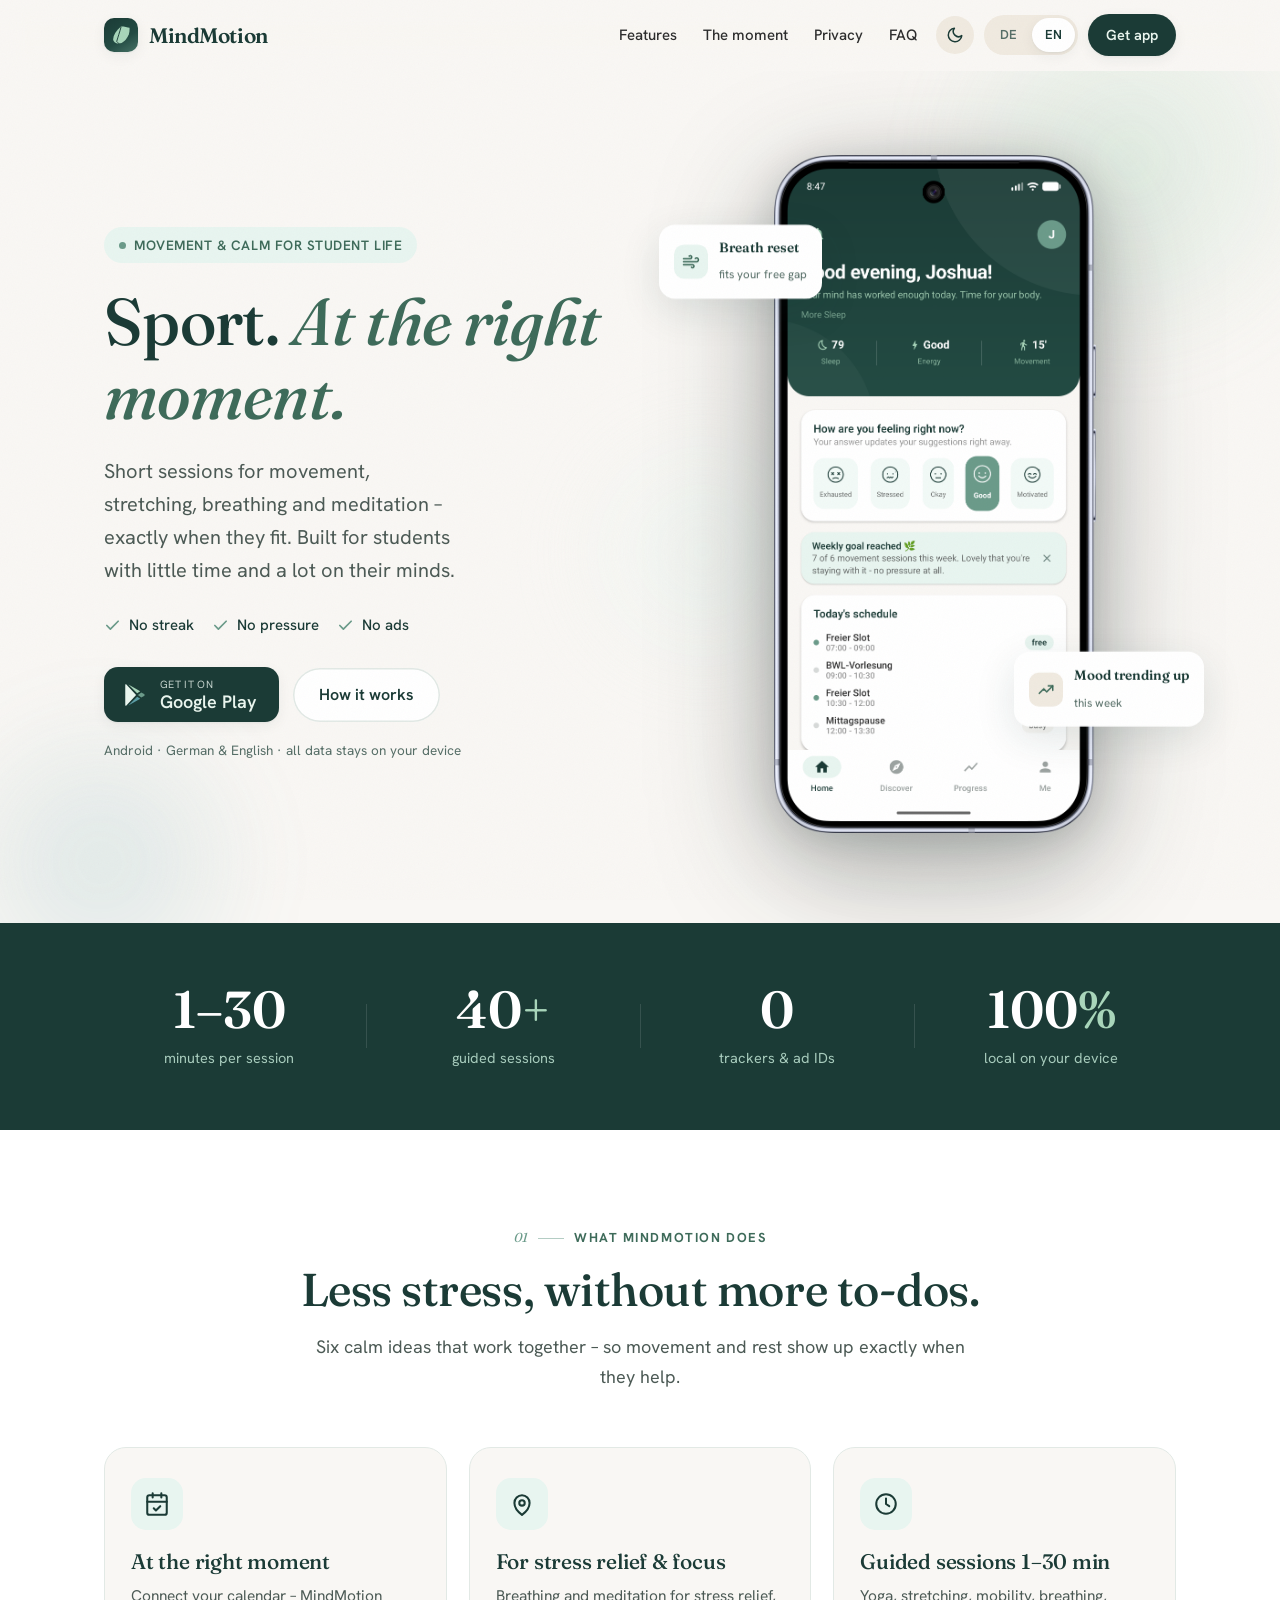
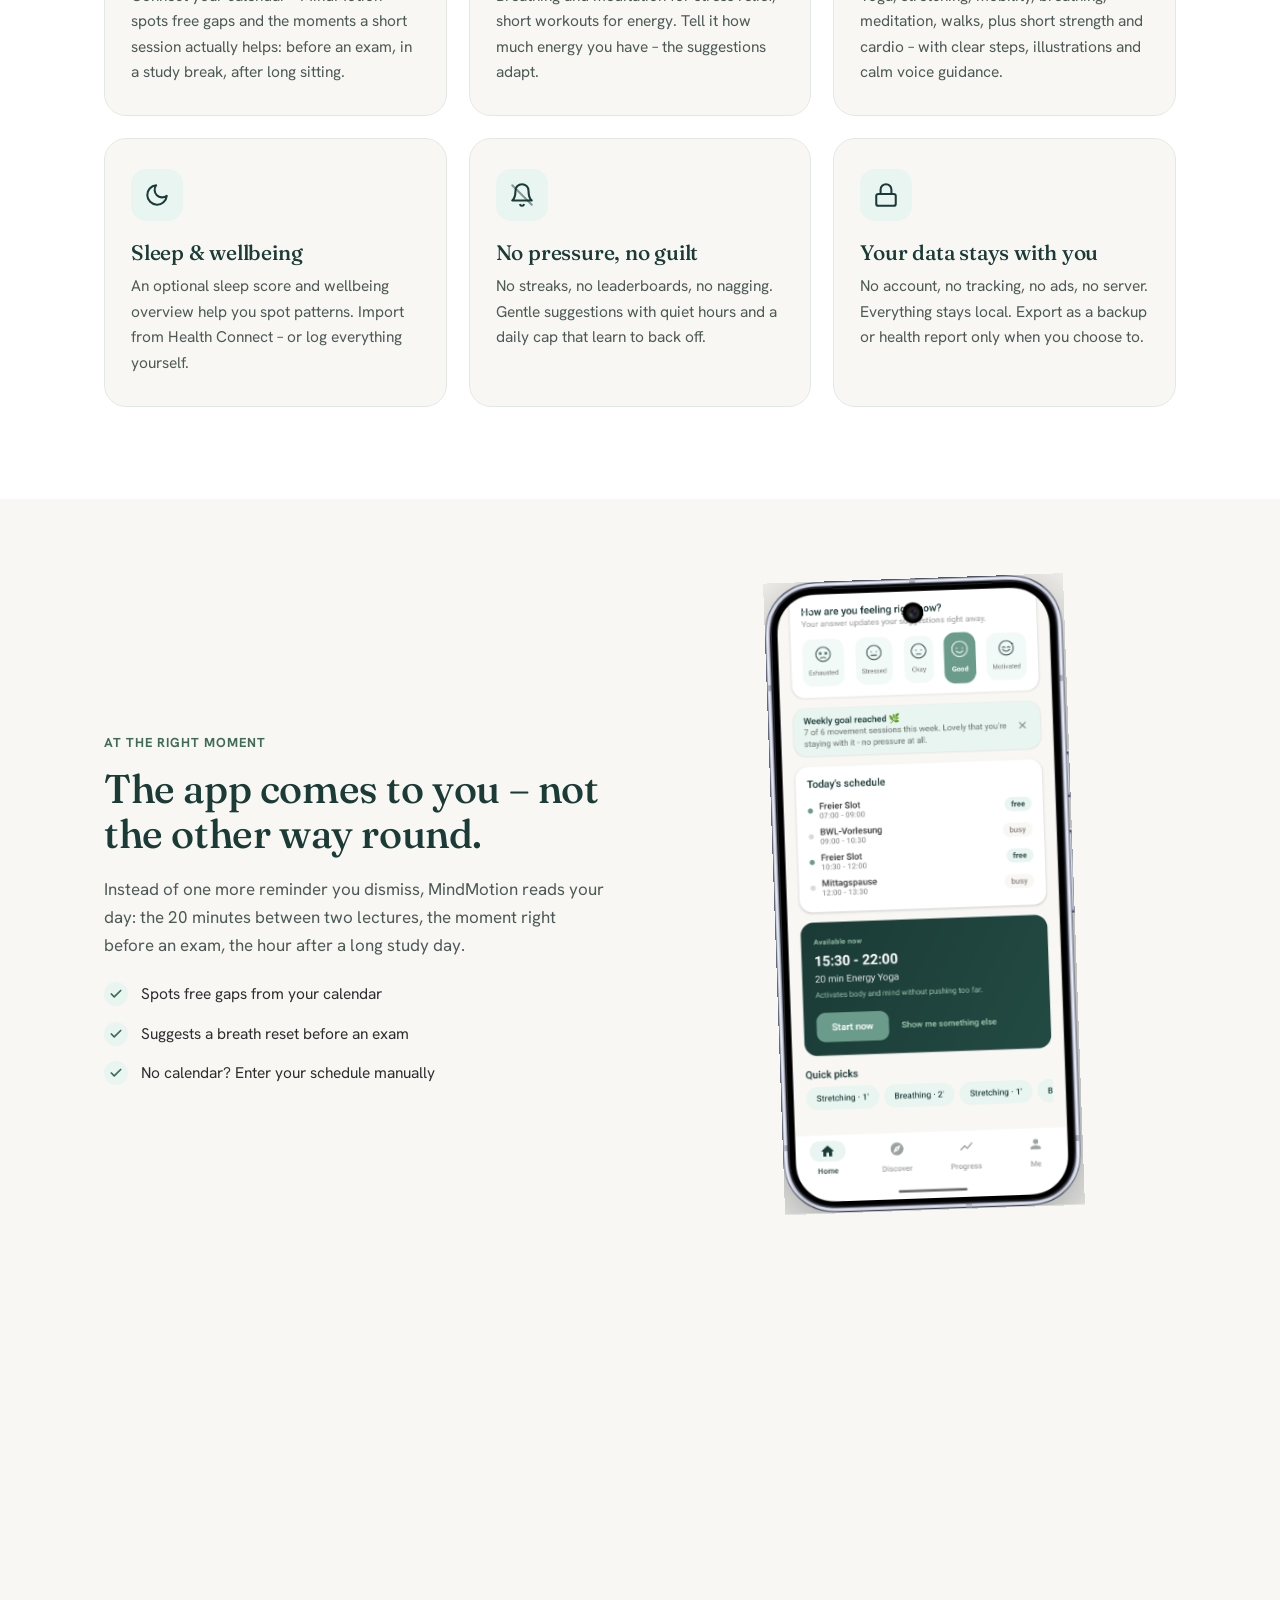
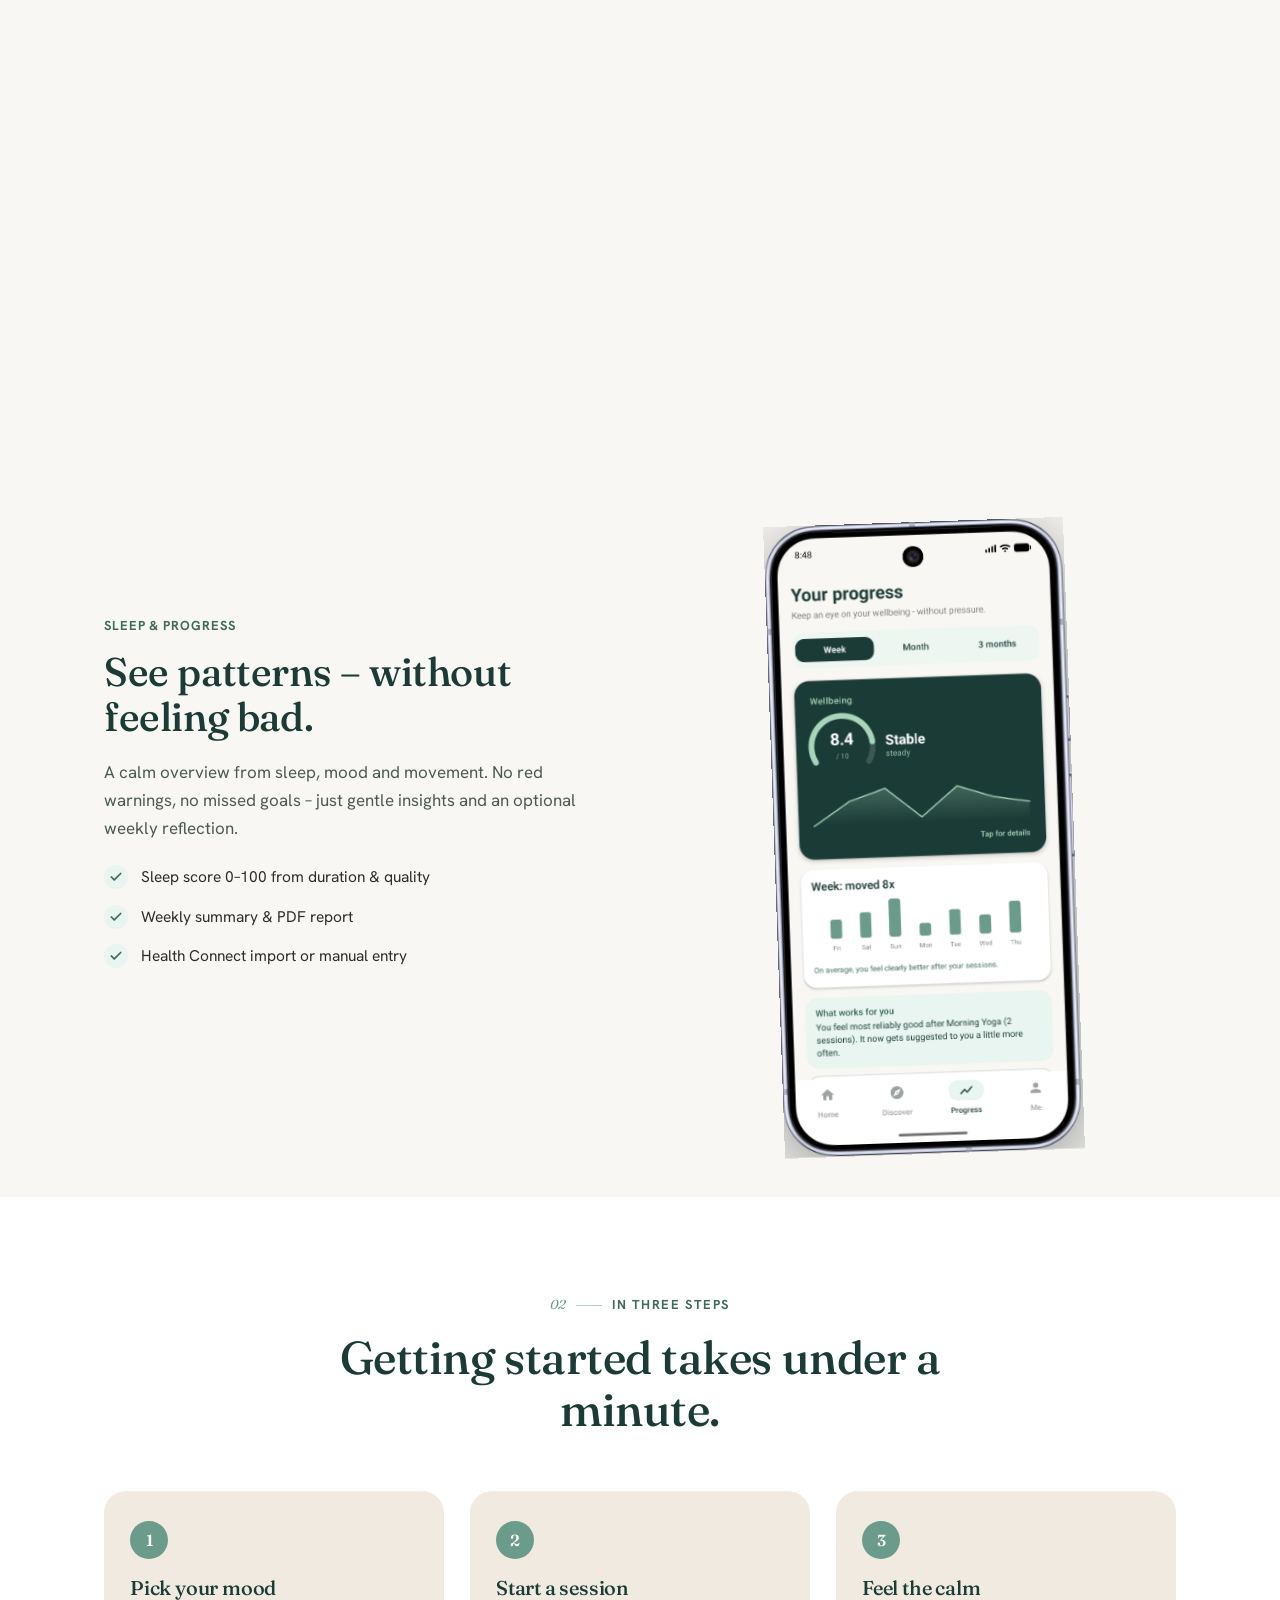
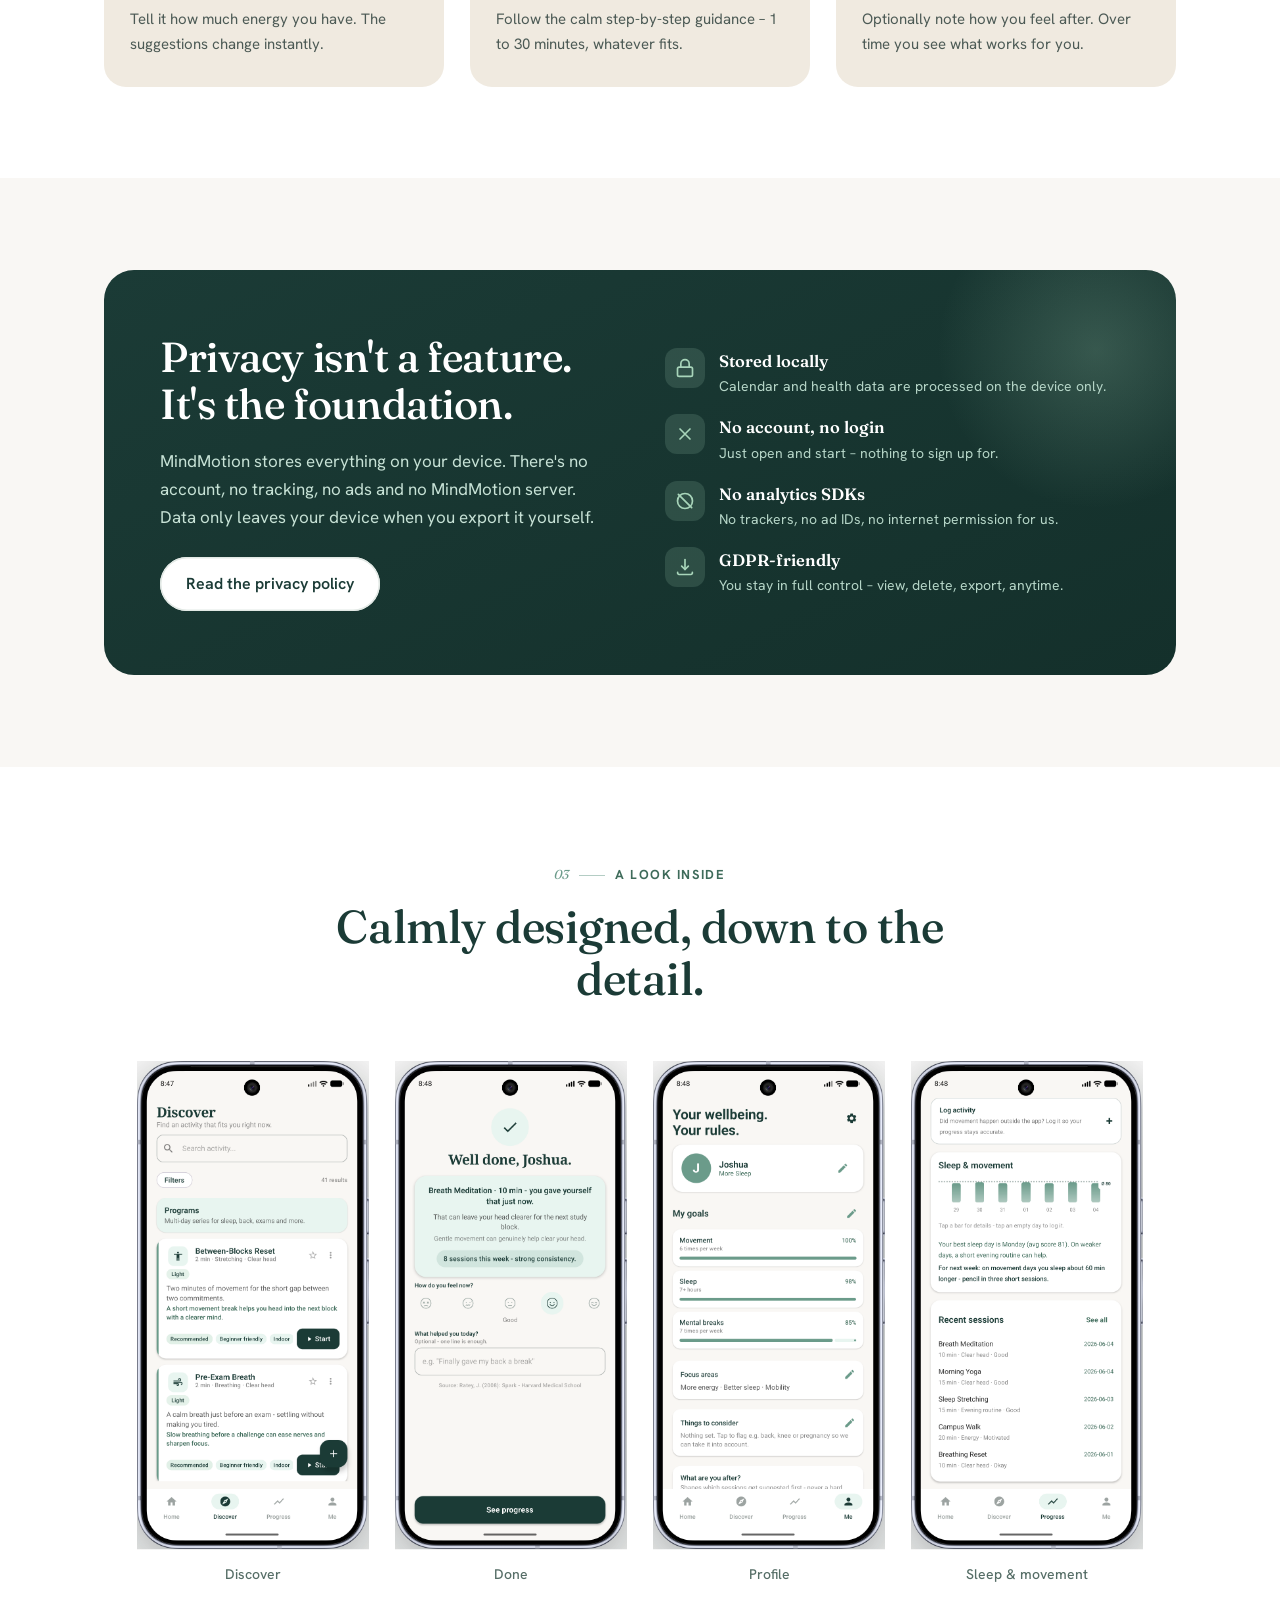
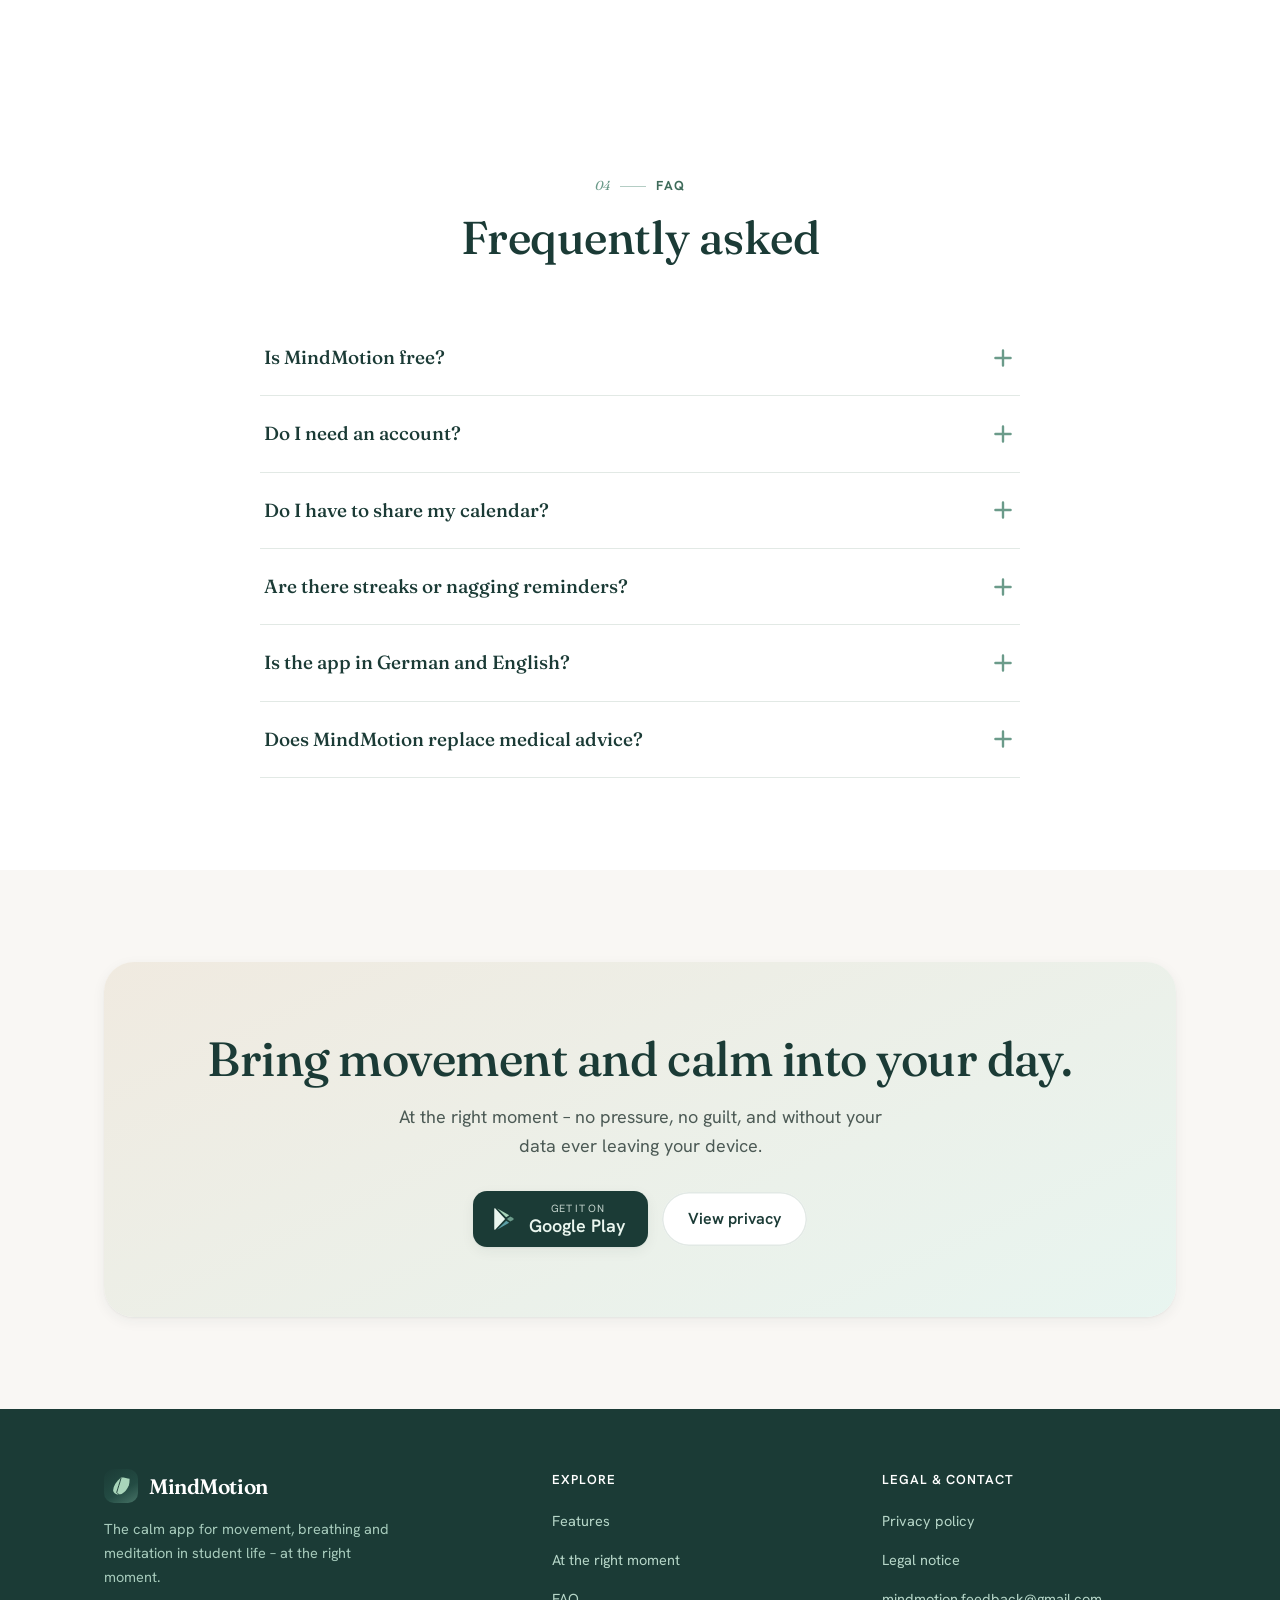
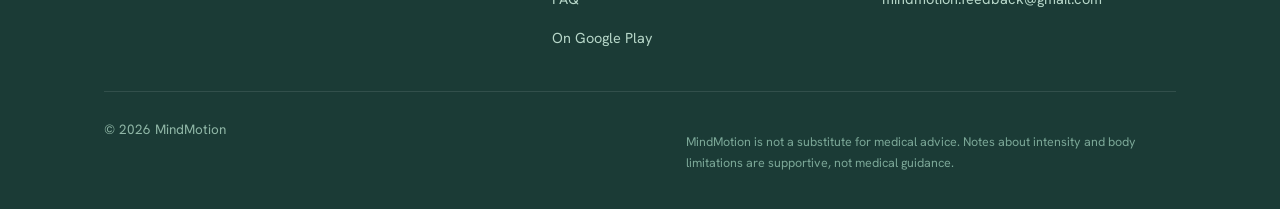
<file: index.html>
<!DOCTYPE html>
<html lang="de">
<head>
<meta charset="utf-8">
<meta name="viewport" content="width=device-width, initial-scale=1">
<!-- Apply saved/system theme before paint to avoid a flash of the wrong mode. -->
<script>(function(){try{var t=localStorage.getItem('mm-theme');if(t!=='light'&&t!=='dark')t=matchMedia('(prefers-color-scheme: dark)').matches?'dark':'light';document.documentElement.setAttribute('data-theme',t);}catch(e){}})();</script>
<title>MindMotion – Sport. Im richtigen Moment.</title>
<meta name="description" content="MindMotion ist die ruhige App für kurze Bewegungs-, Atem- und Meditationseinheiten – genau im richtigen Moment. Kein Streak, kein Druck, keine Werbung. Alle Daten bleiben lokal.">
<meta name="theme-color" content="#1B3B36">
<link rel="canonical" href="https://jozuern.github.io/mindmotion-privacy/">

<!-- Open Graph / social preview -->
<meta property="og:type" content="website">
<meta property="og:site_name" content="MindMotion">
<meta property="og:url" content="https://jozuern.github.io/mindmotion-privacy/">
<meta property="og:title" content="MindMotion – Sport. Im richtigen Moment.">
<meta property="og:description" content="Kurze Bewegungs-, Atem- und Meditationseinheiten im richtigen Moment. Kein Druck, keine Werbung, alle Daten lokal.">
<meta property="og:image" content="https://jozuern.github.io/mindmotion-privacy/docs/feature-graphic-de-1024x500.png">
<meta property="og:image:width" content="1024">
<meta property="og:image:height" content="500">
<meta property="og:image:alt" content="MindMotion – Sport. Im richtigen Moment.">
<meta property="og:locale" content="de_DE">
<meta property="og:locale:alternate" content="en_US">

<!-- Twitter / X card -->
<meta name="twitter:card" content="summary_large_image">
<meta name="twitter:title" content="MindMotion – Sport. Im richtigen Moment.">
<meta name="twitter:description" content="Kurze Bewegungs-, Atem- und Meditationseinheiten im richtigen Moment. Kein Druck, keine Werbung, alle Daten lokal.">
<meta name="twitter:image" content="https://jozuern.github.io/mindmotion-privacy/docs/feature-graphic-de-1024x500.png">

<link rel="icon" type="image/svg+xml" href="favicon.svg">
<link rel="icon" type="image/png" sizes="512x512" href="docs/icon-512.png">
<link rel="apple-touch-icon" href="docs/icon-512.png">
<!-- Fonts are self-hosted (no Google Fonts CDN) so no visitor IP is sent to Google — GDPR-friendly. -->
<link rel="stylesheet" href="fonts/fonts.css">
<link rel="stylesheet" href="styles.css">
</head>
<body>

<div class="grain" aria-hidden="true"></div>
<div class="scroll-progress" aria-hidden="true"></div>

<!-- ════════════════════════════ HEADER ════════════════════════════ -->
<header id="site-header" class="has-menu">
  <div class="wrap nav">
    <a class="brand" href="#top" aria-label="MindMotion">
      <span class="logo" aria-hidden="true">
        <svg viewBox="26 26 56 56" aria-hidden="true"><path fill="#A8D5BA" d="M54,30 C40,42 32,54 32,66 C32,72 38,78 48,78 C58,78 70,68 76,52 C78,46 78,40 78,34 C72,32 64,30 54,30 Z"/><path fill="none" stroke="#1B3B36" stroke-width="2.6" stroke-linecap="round" d="M54,32 C50,47 46,58 42,72 C44,74 46,76 48,78"/></svg>
      </span>
      MindMotion
    </a>
    <nav class="nav-right">
      <div class="nav-links" id="primary-nav">
        <a href="#features"><span lang="de" data-lang="de">Funktionen</span><span lang="en" data-lang="en">Features</span></a>
        <a href="#moment"><span lang="de" data-lang="de">Im Moment</span><span lang="en" data-lang="en">The moment</span></a>
        <a href="#privacy"><span lang="de" data-lang="de">Datenschutz</span><span lang="en" data-lang="en">Privacy</span></a>
        <a href="#faq">FAQ</a>
        <div class="lang-toggle nav-links-lang" role="group" aria-label="Sprache / Language">
          <button type="button" data-set-lang="de">DE</button>
          <button type="button" data-set-lang="en">EN</button>
        </div>
        <a class="btn btn-primary btn-sm nav-links-cta" href="#get"><span lang="de" data-lang="de">Holen</span><span lang="en" data-lang="en">Get app</span></a>
      </div>
      <button type="button" class="theme-toggle" id="theme-toggle" aria-label="Dunkelmodus umschalten / Toggle dark mode" title="Theme">
        <svg class="ic-moon" viewBox="0 0 24 24" fill="none" stroke="currentColor" stroke-width="2" stroke-linecap="round" stroke-linejoin="round"><path d="M21 12.8A9 9 0 1 1 11.2 3 7 7 0 0 0 21 12.8z"/></svg>
        <svg class="ic-sun" viewBox="0 0 24 24" fill="none" stroke="currentColor" stroke-width="2" stroke-linecap="round" stroke-linejoin="round"><circle cx="12" cy="12" r="4.2"/><path d="M12 2v2.4M12 19.6V22M2 12h2.4M19.6 12H22M4.6 4.6l1.7 1.7M17.7 17.7l1.7 1.7M19.4 4.6l-1.7 1.7M6.3 17.7l-1.7 1.7"/></svg>
      </button>
      <div class="lang-toggle" role="group" aria-label="Sprache / Language">
        <button type="button" data-set-lang="de">DE</button>
        <button type="button" data-set-lang="en">EN</button>
      </div>
      <a class="btn btn-primary btn-sm nav-cta" href="#get">
        <span lang="de" data-lang="de">Holen</span><span lang="en" data-lang="en">Get app</span>
      </a>
      <button type="button" class="nav-toggle" id="nav-toggle" aria-controls="primary-nav" aria-expanded="false" aria-label="Menü öffnen / Open menu" title="Menü / Menu">
        <svg class="ic-open" viewBox="0 0 24 24" fill="none" stroke="currentColor" stroke-width="2" stroke-linecap="round"><path d="M4 7h16M4 12h16M4 17h16"/></svg>
        <svg class="ic-close" viewBox="0 0 24 24" fill="none" stroke="currentColor" stroke-width="2" stroke-linecap="round"><path d="M6 6l12 12M18 6L6 18"/></svg>
      </button>
    </nav>
  </div>
</header>

<main id="top">

  <!-- ════════════════════════════ HERO ════════════════════════════ -->
  <section class="hero">
    <div class="hero-bg" aria-hidden="true" data-parallax="0.06">
      <span class="blob b1"></span><span class="blob b2"></span><span class="blob b3"></span>
    </div>
    <div class="wrap hero-grid">
      <div class="hero-copy">
        <span class="eyebrow reveal"><span class="dot"></span>
          <span lang="de" data-lang="de">Bewegung &amp; Ruhe für den Studienalltag</span>
          <span lang="en" data-lang="en">Movement &amp; calm for student life</span>
        </span>
        <h1 class="reveal d1">
          <span lang="de" data-lang="de">Sport. <span class="accent">Im richtigen Moment.</span></span>
          <span lang="en" data-lang="en">Sport. <span class="accent">At the right moment.</span></span>
        </h1>
        <p class="lede reveal d2">
          <span lang="de" data-lang="de">Kurze Einheiten für Bewegung, Dehnen, Atem und Meditation – genau dann, wenn sie passen. Gemacht für Studierende mit wenig Zeit und viel im Kopf.</span>
          <span lang="en" data-lang="en">Short sessions for movement, stretching, breathing and meditation – exactly when they fit. Built for students with little time and a lot on their minds.</span>
        </p>
        <div class="promise reveal d3">
          <span><svg viewBox="0 0 24 24" fill="none" stroke="currentColor" stroke-width="2.4" stroke-linecap="round" stroke-linejoin="round"><polyline points="20 6 9 17 4 12"/></svg>
            <span lang="de" data-lang="de">Kein Streak</span><span lang="en" data-lang="en">No streak</span></span>
          <span><svg viewBox="0 0 24 24" fill="none" stroke="currentColor" stroke-width="2.4" stroke-linecap="round" stroke-linejoin="round"><polyline points="20 6 9 17 4 12"/></svg>
            <span lang="de" data-lang="de">Kein Druck</span><span lang="en" data-lang="en">No pressure</span></span>
          <span><svg viewBox="0 0 24 24" fill="none" stroke="currentColor" stroke-width="2.4" stroke-linecap="round" stroke-linejoin="round"><polyline points="20 6 9 17 4 12"/></svg>
            <span lang="de" data-lang="de">Keine Werbung</span><span lang="en" data-lang="en">No ads</span></span>
        </div>
        <div class="cta-row reveal d4" id="get">
          <a class="store-badge" href="https://play.google.com/store/apps/details?id=com.mindmotion.app" target="_blank" rel="noopener" aria-label="Jetzt bei Google Play laden – Get it on Google Play">
            <svg viewBox="0 0 24 24" aria-hidden="true"><path fill="#EAF6EF" d="M3.6 1.8 13 12 3.6 22.2c-.4-.2-.6-.6-.6-1.1V2.9c0-.5.2-.9.6-1.1z"/><path fill="#A8D5BA" d="M16.8 8.5 5.9 2.3 14 10.4l2.8-1.9z"/><path fill="#5B9EA6" d="M16.8 15.5 14 13.6 5.9 21.7l10.9-6.2z"/><path fill="#6B9B8A" d="M20.4 11.1c.7.4.7 1.4 0 1.8l-2.6 1.5L14.7 12l3.1-2.4 2.6 1.5z"/></svg>
            <span><small lang="de" data-lang="de">Jetzt bei</small><small lang="en" data-lang="en">Get it on</small><strong>Google Play</strong></span>
          </a>
          <a class="btn btn-ghost" href="#features">
            <span lang="de" data-lang="de">So funktioniert's</span><span lang="en" data-lang="en">How it works</span>
          </a>
        </div>
        <p class="hero-note reveal d5">
          <span lang="de" data-lang="de">Android · Deutsch &amp; Englisch · alle Daten bleiben auf deinem Gerät</span>
          <span lang="en" data-lang="en">Android · German &amp; English · all data stays on your device</span>
        </p>
      </div>

      <!-- HERO PHONE — real app screenshot (transparent, pre-framed PNG) -->
      <div class="hero-phone reveal-scale d2">
        <div class="shot hero-shot">
          <img lang="de" data-lang="de" src="docs/screenshots/home_DE.png" alt="MindMotion Home-Bildschirm: persönliche Begrüßung, Energie-Auswahl und der heutige Zeitplan." width="1410" height="2968" loading="eager">
          <img lang="en" data-lang="en" src="docs/screenshots/home_EN.png" alt="MindMotion home screen: personal greeting, energy picker and today's schedule." width="1410" height="2968" loading="eager">
        </div>
        <div class="floaty one" data-parallax="0.12">
          <span class="ic icbg-mint"><svg viewBox="0 0 24 24" fill="none" stroke="currentColor" stroke-width="2" stroke-linecap="round" stroke-linejoin="round"><path d="M9.6 4.6A2 2 0 1 1 11 8H2M12.6 19.4A2 2 0 1 0 14 16H2M17.7 7.7A2.5 2.5 0 1 1 19.5 12H2"/></svg></span>
          <span><b lang="de" data-lang="de">Atem-Reset</b><b lang="en" data-lang="en">Breath reset</b><small lang="de" data-lang="de">passt in deine Lücke</small><small lang="en" data-lang="en">fits your free gap</small></span>
        </div>
        <div class="floaty two" data-parallax="0.17">
          <span class="ic icbg-cream"><svg viewBox="0 0 24 24" fill="none" stroke="currentColor" stroke-width="2" stroke-linecap="round" stroke-linejoin="round"><polyline points="3 17 9 11 13 15 21 7"/><polyline points="15 7 21 7 21 13"/></svg></span>
          <span><b lang="de" data-lang="de">Stimmung steigt</b><b lang="en" data-lang="en">Mood trending up</b><small lang="de" data-lang="de">diese Woche</small><small lang="en" data-lang="en">this week</small></span>
        </div>
      </div>
    </div>
  </section>

  <!-- ════════════════════════════ STATS (animated counters) ════════════════════════════ -->
  <section class="stats" style="padding:60px 0">
    <div class="wrap">
      <div class="stats-grid stagger reveal">
        <div class="stat">
          <div class="num"><span data-count="1">1</span>–<span data-count="30">30</span></div>
          <div class="lbl"><span lang="de" data-lang="de">Minuten pro Einheit</span><span lang="en" data-lang="en">minutes per session</span></div>
        </div>
        <div class="stat">
          <div class="num"><span data-count="40">40</span><span class="suffix">+</span></div>
          <div class="lbl"><span lang="de" data-lang="de">geführte Einheiten</span><span lang="en" data-lang="en">guided sessions</span></div>
        </div>
        <div class="stat">
          <div class="num"><span data-count="0">0</span></div>
          <div class="lbl"><span lang="de" data-lang="de">Tracker &amp; Werbe-IDs</span><span lang="en" data-lang="en">trackers &amp; ad IDs</span></div>
        </div>
        <div class="stat">
          <div class="num"><span data-count="100">100</span><span class="suffix">%</span></div>
          <div class="lbl"><span lang="de" data-lang="de">lokal auf deinem Gerät</span><span lang="en" data-lang="en">local on your device</span></div>
        </div>
      </div>
    </div>
  </section>

  <!-- ════════════════════════════ FEATURES ════════════════════════════ -->
  <section class="features" id="features">
    <div class="wrap">
      <div class="sec-head">
        <div class="sec-eyebrow reveal"><span class="idx">01</span><span lang="de" data-lang="de">Was MindMotion kann</span><span lang="en" data-lang="en">What MindMotion does</span></div>
        <h2 class="reveal d1"><span lang="de" data-lang="de">Weniger Stress, ohne mehr To-dos.</span><span lang="en" data-lang="en">Less stress, without more to-dos.</span></h2>
        <p class="reveal d2"><span lang="de" data-lang="de">Sechs ruhige Ideen, die zusammenarbeiten – damit Bewegung und Pause genau dann erscheinen, wenn sie helfen.</span><span lang="en" data-lang="en">Six calm ideas that work together – so movement and rest show up exactly when they help.</span></p>
      </div>

      <div class="feat-grid stagger reveal">
        <article class="feat">
          <div class="ficon"><svg viewBox="0 0 24 24" fill="none" stroke="currentColor" stroke-width="1.9" stroke-linecap="round" stroke-linejoin="round"><rect x="3" y="4" width="18" height="18" rx="2"/><path d="M16 2v4M8 2v4M3 10h18"/><path d="m9 16 2 2 4-4"/></svg></div>
          <h3><span lang="de" data-lang="de">Im richtigen Moment</span><span lang="en" data-lang="en">At the right moment</span></h3>
          <p><span lang="de" data-lang="de">Verbinde deinen Kalender – MindMotion erkennt freie Lücken und Situationen, in denen eine kurze Einheit wirklich hilft: vor der Prüfung, in der Lernpause, nach langem Sitzen.</span><span lang="en" data-lang="en">Connect your calendar – MindMotion spots free gaps and the moments a short session actually helps: before an exam, in a study break, after long sitting.</span></p>
        </article>

        <article class="feat">
          <div class="ficon"><svg viewBox="0 0 24 24" fill="none" stroke="currentColor" stroke-width="1.9" stroke-linecap="round" stroke-linejoin="round"><path d="M12 22c4-3 7-6 7-11a7 7 0 0 0-14 0c0 5 3 8 7 11z"/><circle cx="12" cy="11" r="2.5"/></svg></div>
          <h3><span lang="de" data-lang="de">Gegen Stress, für Fokus</span><span lang="en" data-lang="en">For stress relief &amp; focus</span></h3>
          <p><span lang="de" data-lang="de">Atemübungen und Meditation zum Stressabbau, kurze Workouts für Energie. Sag, wie viel Energie du hast – die Vorschläge passen sich an.</span><span lang="en" data-lang="en">Breathing and meditation for stress relief, short workouts for energy. Tell it how much energy you have – the suggestions adapt.</span></p>
        </article>

        <article class="feat">
          <div class="ficon"><svg viewBox="0 0 24 24" fill="none" stroke="currentColor" stroke-width="1.9" stroke-linecap="round" stroke-linejoin="round"><circle cx="12" cy="12" r="9"/><path d="M12 7v5l3 2"/></svg></div>
          <h3><span lang="de" data-lang="de">Geführte Einheiten 1–30 Min</span><span lang="en" data-lang="en">Guided sessions 1–30 min</span></h3>
          <p><span lang="de" data-lang="de">Yoga, Dehnen, Mobility, Atem, Meditation, Spaziergänge sowie kurze Kraft- und Cardio-Einheiten – mit klaren Schritten, Illustrationen und ruhiger Sprachführung.</span><span lang="en" data-lang="en">Yoga, stretching, mobility, breathing, meditation, walks, plus short strength and cardio – with clear steps, illustrations and calm voice guidance.</span></p>
        </article>

        <article class="feat">
          <div class="ficon"><svg viewBox="0 0 24 24" fill="none" stroke="currentColor" stroke-width="1.9" stroke-linecap="round" stroke-linejoin="round"><path d="M21 12.8A9 9 0 1 1 11.2 3 7 7 0 0 0 21 12.8z"/></svg></div>
          <h3><span lang="de" data-lang="de">Schlaf &amp; Wohlbefinden</span><span lang="en" data-lang="en">Sleep &amp; wellbeing</span></h3>
          <p><span lang="de" data-lang="de">Ein optionaler Schlafscore und ein Wohlbefinden-Überblick helfen, Muster zu erkennen. Importiere aus Health Connect – oder trag alles selbst ein.</span><span lang="en" data-lang="en">An optional sleep score and wellbeing overview help you spot patterns. Import from Health Connect – or log everything yourself.</span></p>
        </article>

        <article class="feat">
          <div class="ficon"><svg viewBox="0 0 24 24" fill="none" stroke="currentColor" stroke-width="1.9" stroke-linecap="round" stroke-linejoin="round"><path d="M18 8A6 6 0 0 0 6 8c0 7-3 9-3 9h18s-3-2-3-9"/><path d="M13.7 21a2 2 0 0 1-3.4 0"/><path d="m3 3 18 18" opacity=".5"/></svg></div>
          <h3><span lang="de" data-lang="de">Ohne Druck, ohne Schuld</span><span lang="en" data-lang="en">No pressure, no guilt</span></h3>
          <p><span lang="de" data-lang="de">Keine Streaks, keine Ranglisten, keine Nudges, die nerven. Sanfte Vorschläge mit Ruhezeiten und Tageslimit, die lernen, sich zurückzuhalten.</span><span lang="en" data-lang="en">No streaks, no leaderboards, no nagging. Gentle suggestions with quiet hours and a daily cap that learn to back off.</span></p>
        </article>

        <article class="feat">
          <div class="ficon"><svg viewBox="0 0 24 24" fill="none" stroke="currentColor" stroke-width="1.9" stroke-linecap="round" stroke-linejoin="round"><rect x="3" y="11" width="18" height="11" rx="2"/><path d="M7 11V7a5 5 0 0 1 10 0v4"/></svg></div>
          <h3><span lang="de" data-lang="de">Deine Daten bleiben bei dir</span><span lang="en" data-lang="en">Your data stays with you</span></h3>
          <p><span lang="de" data-lang="de">Kein Konto, kein Tracking, keine Werbung, kein Server. Alles bleibt lokal. Export als Backup oder Gesundheitsbericht nur auf deinen Wunsch.</span><span lang="en" data-lang="en">No account, no tracking, no ads, no server. Everything stays local. Export as a backup or health report only when you choose to.</span></p>
        </article>
      </div>
    </div>
  </section>

  <!-- ════════════════════════════ SHOWCASE ════════════════════════════ -->
  <section id="moment">
    <div class="wrap">
      <div class="showcase">
        <div class="sc-text reveal-left">
          <span class="sc-eyebrow"><span lang="de" data-lang="de">Im richtigen Moment</span><span lang="en" data-lang="en">At the right moment</span></span>
          <h2><span lang="de" data-lang="de">Die App kommt zu dir – nicht andersrum.</span><span lang="en" data-lang="en">The app comes to you – not the other way round.</span></h2>
          <p><span lang="de" data-lang="de">Statt einer weiteren Erinnerung, die du wegklickst, liest MindMotion deinen Tag: die 20 Minuten zwischen zwei Vorlesungen, der Moment kurz vor der Klausur, die Stunde nach einem langen Lerntag.</span><span lang="en" data-lang="en">Instead of one more reminder you dismiss, MindMotion reads your day: the 20 minutes between two lectures, the moment right before an exam, the hour after a long study day.</span></p>
          <ul class="sc-list">
            <li><span class="tick"><svg viewBox="0 0 24 24" fill="none" stroke="currentColor" stroke-width="3" stroke-linecap="round" stroke-linejoin="round"><polyline points="20 6 9 17 4 12"/></svg></span><span lang="de" data-lang="de">Erkennt freie Lücken aus deinem Kalender</span><span lang="en" data-lang="en">Spots free gaps from your calendar</span></li>
            <li><span class="tick"><svg viewBox="0 0 24 24" fill="none" stroke="currentColor" stroke-width="3" stroke-linecap="round" stroke-linejoin="round"><polyline points="20 6 9 17 4 12"/></svg></span><span lang="de" data-lang="de">Schlägt einen Atem-Reset vor der Prüfung vor</span><span lang="en" data-lang="en">Suggests a breath reset before an exam</span></li>
            <li><span class="tick"><svg viewBox="0 0 24 24" fill="none" stroke="currentColor" stroke-width="3" stroke-linecap="round" stroke-linejoin="round"><polyline points="20 6 9 17 4 12"/></svg></span><span lang="de" data-lang="de">Kein Kalender? Trag deinen Stundenplan manuell ein</span><span lang="en" data-lang="en">No calendar? Enter your schedule manually</span></li>
          </ul>
        </div>
        <div class="sc-visual reveal-right d1">
          <div class="shot" data-parallax="0.05">
            <img lang="de" data-lang="de" src="docs/screenshots/home2_DE.png" alt="MindMotion erkennt eine freie Lücke und schlägt eine passende Einheit für den Nachmittag vor." width="1410" height="2968" loading="lazy">
            <img lang="en" data-lang="en" src="docs/screenshots/home2_EN.png" alt="MindMotion spots a free gap and suggests a fitting session for the afternoon." width="1410" height="2968" loading="lazy">
          </div>
        </div>
      </div>

      <div class="showcase flip">
        <div class="sc-text reveal-right">
          <span class="sc-eyebrow"><span lang="de" data-lang="de">Geführte Einheiten</span><span lang="en" data-lang="en">Guided sessions</span></span>
          <h2><span lang="de" data-lang="de">Klar geführt. Auch mit geschlossenen Augen.</span><span lang="en" data-lang="en">Clearly guided. Even with your eyes closed.</span></h2>
          <p><span lang="de" data-lang="de">Jede Einheit führt dich Schritt für Schritt: ruhige Sprache, Illustrationen und ein Timer, der auch im Sperrbildschirm und mit haptischem Feedback weiterläuft.</span><span lang="en" data-lang="en">Every session guides you step by step: calm narration, illustrations and a timer that keeps running on the lock screen, with haptic cues.</span></p>
          <ul class="sc-list">
            <li><span class="tick"><svg viewBox="0 0 24 24" fill="none" stroke="currentColor" stroke-width="3" stroke-linecap="round" stroke-linejoin="round"><polyline points="20 6 9 17 4 12"/></svg></span><span lang="de" data-lang="de">Von der 1-Minuten-Mikro-Einheit bis 30 Minuten</span><span lang="en" data-lang="en">From a 1-minute micro-session up to 30 minutes</span></li>
            <li><span class="tick"><svg viewBox="0 0 24 24" fill="none" stroke="currentColor" stroke-width="3" stroke-linecap="round" stroke-linejoin="round"><polyline points="20 6 9 17 4 12"/></svg></span><span lang="de" data-lang="de">Intensität in der Einheit anpassbar</span><span lang="en" data-lang="en">Adjust the effort mid-session</span></li>
            <li><span class="tick"><svg viewBox="0 0 24 24" fill="none" stroke="currentColor" stroke-width="3" stroke-linecap="round" stroke-linejoin="round"><polyline points="20 6 9 17 4 12"/></svg></span><span lang="de" data-lang="de">Sichere Hinweise bei körperlichen Einschränkungen</span><span lang="en" data-lang="en">Safety notes that respect body limitations</span></li>
          </ul>
        </div>
        <div class="sc-visual reveal-left d1">
          <div class="shot" data-parallax="0.05">
            <img lang="de" data-lang="de" src="docs/screenshots/session_DE.png" alt="Geführte Einheit in MindMotion: aktueller Schritt, Fortschrittsring und Timer." width="1410" height="2968" loading="lazy">
            <img lang="en" data-lang="en" src="docs/screenshots/session_EN.png" alt="A guided MindMotion session: current step, progress ring and timer." width="1410" height="2968" loading="lazy">
          </div>
        </div>
      </div>

      <div class="showcase">
        <div class="sc-text reveal-left">
          <span class="sc-eyebrow"><span lang="de" data-lang="de">Schlaf &amp; Fortschritt</span><span lang="en" data-lang="en">Sleep &amp; progress</span></span>
          <h2><span lang="de" data-lang="de">Muster sehen – ohne sich schlecht zu fühlen.</span><span lang="en" data-lang="en">See patterns – without feeling bad.</span></h2>
          <p><span lang="de" data-lang="de">Ein ruhiger Überblick aus Schlaf, Stimmung und Bewegung. Keine roten Warnungen, keine verpassten Ziele – nur sanfte Einsichten und eine optionale Wochenreflexion.</span><span lang="en" data-lang="en">A calm overview from sleep, mood and movement. No red warnings, no missed goals – just gentle insights and an optional weekly reflection.</span></p>
          <ul class="sc-list">
            <li><span class="tick"><svg viewBox="0 0 24 24" fill="none" stroke="currentColor" stroke-width="3" stroke-linecap="round" stroke-linejoin="round"><polyline points="20 6 9 17 4 12"/></svg></span><span lang="de" data-lang="de">Schlafscore 0–100 aus Dauer &amp; Qualität</span><span lang="en" data-lang="en">Sleep score 0–100 from duration &amp; quality</span></li>
            <li><span class="tick"><svg viewBox="0 0 24 24" fill="none" stroke="currentColor" stroke-width="3" stroke-linecap="round" stroke-linejoin="round"><polyline points="20 6 9 17 4 12"/></svg></span><span lang="de" data-lang="de">Wochenzusammenfassung &amp; PDF-Report</span><span lang="en" data-lang="en">Weekly summary &amp; PDF report</span></li>
            <li><span class="tick"><svg viewBox="0 0 24 24" fill="none" stroke="currentColor" stroke-width="3" stroke-linecap="round" stroke-linejoin="round"><polyline points="20 6 9 17 4 12"/></svg></span><span lang="de" data-lang="de">Health-Connect-Import oder manuell</span><span lang="en" data-lang="en">Health Connect import or manual entry</span></li>
          </ul>
        </div>
        <div class="sc-visual reveal-right d1">
          <div class="shot" data-parallax="0.05">
            <img lang="de" data-lang="de" src="docs/screenshots/progress_DE.png" alt="Fortschritts-Übersicht in MindMotion: Wohlbefinden-Wert, Wochenverlauf und Einsichten." width="1410" height="2968" loading="lazy">
            <img lang="en" data-lang="en" src="docs/screenshots/progress_EN.png" alt="MindMotion progress overview: wellbeing score, weekly trend and insights." width="1410" height="2968" loading="lazy">
          </div>
        </div>
      </div>
    </div>
  </section>

  <!-- ════════════════════════════ HOW IT WORKS ════════════════════════════ -->
  <section style="background:var(--white)">
    <div class="wrap">
      <div class="sec-head">
        <div class="sec-eyebrow reveal"><span class="idx">02</span><span lang="de" data-lang="de">In drei Schritten</span><span lang="en" data-lang="en">In three steps</span></div>
        <h2 class="reveal d1"><span lang="de" data-lang="de">Starten dauert keine Minute.</span><span lang="en" data-lang="en">Getting started takes under a minute.</span></h2>
      </div>
      <div class="steps stagger reveal">
        <div class="step">
          <div class="num">1</div>
          <h3><span lang="de" data-lang="de">Stimmung wählen</span><span lang="en" data-lang="en">Pick your mood</span></h3>
          <p><span lang="de" data-lang="de">Sag, wie viel Energie du gerade hast. Die Vorschläge ändern sich sofort.</span><span lang="en" data-lang="en">Tell it how much energy you have. The suggestions change instantly.</span></p>
        </div>
        <div class="step">
          <div class="num">2</div>
          <h3><span lang="de" data-lang="de">Einheit starten</span><span lang="en" data-lang="en">Start a session</span></h3>
          <p><span lang="de" data-lang="de">Folge der ruhigen Schritt-für-Schritt-Führung – 1 bis 30 Minuten, ganz wie es passt.</span><span lang="en" data-lang="en">Follow the calm step-by-step guidance – 1 to 30 minutes, whatever fits.</span></p>
        </div>
        <div class="step">
          <div class="num">3</div>
          <h3><span lang="de" data-lang="de">Ruhe spüren</span><span lang="en" data-lang="en">Feel the calm</span></h3>
          <p><span lang="de" data-lang="de">Optional Stimmung danach festhalten. Über Zeit siehst du, was dir guttut.</span><span lang="en" data-lang="en">Optionally note how you feel after. Over time you see what works for you.</span></p>
        </div>
      </div>
    </div>
  </section>

  <!-- ════════════════════════════ PRIVACY BAND ════════════════════════════ -->
  <section id="privacy">
    <div class="wrap">
      <div class="privacy-band reveal-scale">
        <div class="privacy-grid">
          <div>
            <h2><span lang="de" data-lang="de">Privatsphäre ist kein Feature. Sie ist die Grundlage.</span><span lang="en" data-lang="en">Privacy isn't a feature. It's the foundation.</span></h2>
            <p style="margin-bottom:26px"><span lang="de" data-lang="de">MindMotion speichert alles auf deinem Gerät. Es gibt kein Konto, kein Tracking, keine Werbung und keinen MindMotion-Server. Daten verlassen dein Gerät nur, wenn du sie selbst exportierst.</span><span lang="en" data-lang="en">MindMotion stores everything on your device. There's no account, no tracking, no ads and no MindMotion server. Data only leaves your device when you export it yourself.</span></p>
            <a class="btn btn-ghost" href="privacy.html"><span lang="de" data-lang="de">Datenschutzerklärung lesen</span><span lang="en" data-lang="en">Read the privacy policy</span></a>
          </div>
          <ul class="privacy-points">
            <li><span class="pic"><svg viewBox="0 0 24 24" fill="none" stroke="currentColor" stroke-width="2" stroke-linecap="round" stroke-linejoin="round"><rect x="3" y="11" width="18" height="11" rx="2"/><path d="M7 11V7a5 5 0 0 1 10 0v4"/></svg></span><span><b lang="de" data-lang="de">Lokal gespeichert</b><b lang="en" data-lang="en">Stored locally</b><span lang="de" data-lang="de">Kalender- und Health-Daten werden nur auf dem Gerät verarbeitet.</span><span lang="en" data-lang="en">Calendar and health data are processed on the device only.</span></span></li>
            <li><span class="pic"><svg viewBox="0 0 24 24" fill="none" stroke="currentColor" stroke-width="2" stroke-linecap="round" stroke-linejoin="round"><path d="M18 6 6 18M6 6l12 12"/></svg></span><span><b lang="de" data-lang="de">Kein Konto, kein Login</b><b lang="en" data-lang="en">No account, no login</b><span lang="de" data-lang="de">Einfach öffnen und loslegen – nichts zu registrieren.</span><span lang="en" data-lang="en">Just open and start – nothing to sign up for.</span></span></li>
            <li><span class="pic"><svg viewBox="0 0 24 24" fill="none" stroke="currentColor" stroke-width="2" stroke-linecap="round" stroke-linejoin="round"><circle cx="12" cy="12" r="9"/><path d="m4 4 16 16"/></svg></span><span><b lang="de" data-lang="de">Keine Analyse-SDKs</b><b lang="en" data-lang="en">No analytics SDKs</b><span lang="de" data-lang="de">Keine Tracker, keine Werbe-IDs, keine Internet-Berechtigung für uns.</span><span lang="en" data-lang="en">No trackers, no ad IDs, no internet permission for us.</span></span></li>
            <li><span class="pic"><svg viewBox="0 0 24 24" fill="none" stroke="currentColor" stroke-width="2" stroke-linecap="round" stroke-linejoin="round"><path d="M20.8 18.4A2 2 0 0 1 19 21H5a2 2 0 0 1-1.8-2.6"/><path d="M12 3v12"/><path d="m8 11 4 4 4-4"/></svg></span><span><b lang="de" data-lang="de">DSGVO-konform</b><b lang="en" data-lang="en">GDPR-friendly</b><span lang="de" data-lang="de">Du behältst die volle Kontrolle – ansehen, löschen, exportieren, jederzeit.</span><span lang="en" data-lang="en">You stay in full control – view, delete, export, anytime.</span></span></li>
          </ul>
        </div>
      </div>
    </div>
  </section>

  <!-- ════════════════════════════ GALLERY ════════════════════════════ -->
  <section class="gallery">
    <div class="wrap">
      <div class="sec-head">
        <div class="sec-eyebrow reveal"><span class="idx">03</span><span lang="de" data-lang="de">Ein Blick in die App</span><span lang="en" data-lang="en">A look inside</span></div>
        <h2 class="reveal d1"><span lang="de" data-lang="de">Ruhig gestaltet, bis ins Detail.</span><span lang="en" data-lang="en">Calmly designed, down to the detail.</span></h2>
      </div>
      <div class="gallery-track stagger reveal">
        <div>
          <div class="shot">
            <img lang="de" data-lang="de" src="docs/screenshots/discover_DE.png" alt="Entdecken-Bildschirm mit durchsuchbarem Aktivitätenkatalog und Filtern." width="1410" height="2968" loading="lazy">
            <img lang="en" data-lang="en" src="docs/screenshots/discover_EN.png" alt="Discover screen with a searchable activity catalogue and filters." width="1410" height="2968" loading="lazy">
          </div>
          <div class="gcap"><span lang="de" data-lang="de">Entdecken</span><span lang="en" data-lang="en">Discover</span></div>
        </div>

        <div>
          <div class="shot">
            <img lang="de" data-lang="de" src="docs/screenshots/result_DE.png" alt="Abschluss-Bildschirm einer Einheit mit ruhiger Bestätigung und optionalem Stimmungs-Check." width="1410" height="2968" loading="lazy">
            <img lang="en" data-lang="en" src="docs/screenshots/result_EN.png" alt="Session completion screen with a calm acknowledgement and an optional mood check." width="1410" height="2968" loading="lazy">
          </div>
          <div class="gcap"><span lang="de" data-lang="de">Geschafft</span><span lang="en" data-lang="en">Done</span></div>
        </div>

        <div>
          <div class="shot">
            <img lang="de" data-lang="de" src="docs/screenshots/profile_DE.png" alt="Profil-Bildschirm mit Zielen, Fokusbereichen und Hinweisen zu körperlichen Einschränkungen." width="1410" height="2968" loading="lazy">
            <img lang="en" data-lang="en" src="docs/screenshots/profile_EN.png" alt="Profile screen with goals, focus areas and body-limitation notes." width="1410" height="2968" loading="lazy">
          </div>
          <div class="gcap"><span lang="de" data-lang="de">Profil</span><span lang="en" data-lang="en">Profile</span></div>
        </div>

        <div>
          <div class="shot">
            <img lang="de" data-lang="de" src="docs/screenshots/progress2_DE.png" alt="Schlaf- und Bewegungsverlauf mit Wochenchart und den letzten Einheiten." width="1410" height="2968" loading="lazy">
            <img lang="en" data-lang="en" src="docs/screenshots/progress2_EN.png" alt="Sleep and movement history with a weekly chart and recent sessions." width="1410" height="2968" loading="lazy">
          </div>
          <div class="gcap"><span lang="de" data-lang="de">Schlaf &amp; Bewegung</span><span lang="en" data-lang="en">Sleep &amp; movement</span></div>
        </div>
      </div>
    </div>
  </section>

  <!-- ════════════════════════════ FAQ ════════════════════════════ -->
  <section id="faq" style="background:var(--white)">
    <div class="wrap">
      <div class="sec-head">
        <div class="sec-eyebrow reveal"><span class="idx">04</span>FAQ</div>
        <h2 class="reveal d1"><span lang="de" data-lang="de">Häufige Fragen</span><span lang="en" data-lang="en">Frequently asked</span></h2>
      </div>
      <div class="faq reveal">
        <details class="qa">
          <summary><span><span lang="de" data-lang="de">Ist MindMotion kostenlos?</span><span lang="en" data-lang="en">Is MindMotion free?</span></span><span class="chev"><svg viewBox="0 0 24 24" fill="none" stroke="currentColor" stroke-width="2.2" stroke-linecap="round"><path d="M12 5v14M5 12h14"/></svg></span></summary>
          <div class="ans"><span lang="de" data-lang="de">Ja. MindMotion ist kostenlos – ohne Werbung, ohne Tracking und ohne versteckte In-App-Käufe. Die App ist für Android <a href="https://play.google.com/store/apps/details?id=com.mindmotion.app" target="_blank" rel="noopener">bei Google Play</a> erhältlich.</span><span lang="en" data-lang="en">Yes. MindMotion is free – with no ads, no tracking and no hidden in-app purchases. It's available for Android <a href="https://play.google.com/store/apps/details?id=com.mindmotion.app" target="_blank" rel="noopener">on Google Play</a>.</span></div>
        </details>
        <details class="qa">
          <summary><span><span lang="de" data-lang="de">Brauche ich ein Konto?</span><span lang="en" data-lang="en">Do I need an account?</span></span><span class="chev"><svg viewBox="0 0 24 24" fill="none" stroke="currentColor" stroke-width="2.2" stroke-linecap="round"><path d="M12 5v14M5 12h14"/></svg></span></summary>
          <div class="ans"><span lang="de" data-lang="de">Nein. Es gibt kein Login und keine Registrierung – einfach öffnen und loslegen. Alle Daten bleiben auf deinem Gerät.</span><span lang="en" data-lang="en">No. There's no login and no sign-up – just open it and start. All data stays on your device.</span></div>
        </details>
        <details class="qa">
          <summary><span><span lang="de" data-lang="de">Muss ich meinen Kalender freigeben?</span><span lang="en" data-lang="en">Do I have to share my calendar?</span></span><span class="chev"><svg viewBox="0 0 24 24" fill="none" stroke="currentColor" stroke-width="2.2" stroke-linecap="round"><path d="M12 5v14M5 12h14"/></svg></span></summary>
          <div class="ans"><span lang="de" data-lang="de">Nein, das ist optional. Der Kalenderzugriff hilft, freie Lücken und den richtigen Moment zu erkennen – du kannst deinen Stundenplan aber auch manuell eintragen. Kalenderdaten verlassen nie dein Gerät.</span><span lang="en" data-lang="en">No, that's optional. Calendar access helps detect free gaps and the right moment – but you can also enter your schedule manually. Calendar data never leaves your device.</span></div>
        </details>
        <details class="qa">
          <summary><span><span lang="de" data-lang="de">Gibt es Streaks oder Erinnerungen, die nerven?</span><span lang="en" data-lang="en">Are there streaks or nagging reminders?</span></span><span class="chev"><svg viewBox="0 0 24 24" fill="none" stroke="currentColor" stroke-width="2.2" stroke-linecap="round"><path d="M12 5v14M5 12h14"/></svg></span></summary>
          <div class="ans"><span lang="de" data-lang="de">Bewusst nicht. Keine Streaks, keine Ranglisten. Sanfte, kontextbezogene Vorschläge mit Ruhezeiten und Tageslimit, die lernen, sich zurückzuhalten.</span><span lang="en" data-lang="en">Deliberately not. No streaks, no leaderboards. Gentle, context-aware suggestions with quiet hours and a daily cap that learn to back off.</span></div>
        </details>
        <details class="qa">
          <summary><span><span lang="de" data-lang="de">Ist die App auf Deutsch und Englisch?</span><span lang="en" data-lang="en">Is the app in German and English?</span></span><span class="chev"><svg viewBox="0 0 24 24" fill="none" stroke="currentColor" stroke-width="2.2" stroke-linecap="round"><path d="M12 5v14M5 12h14"/></svg></span></summary>
          <div class="ans"><span lang="de" data-lang="de">Ja. MindMotion ist deutschsprachig zuerst, mit vollständiger englischer Unterstützung für alle Bildschirme – umschaltbar in den Einstellungen.</span><span lang="en" data-lang="en">Yes. MindMotion is German-first with full English support across every screen – switchable in Settings.</span></div>
        </details>
        <details class="qa">
          <summary><span><span lang="de" data-lang="de">Ersetzt MindMotion ärztlichen Rat?</span><span lang="en" data-lang="en">Does MindMotion replace medical advice?</span></span><span class="chev"><svg viewBox="0 0 24 24" fill="none" stroke="currentColor" stroke-width="2.2" stroke-linecap="round"><path d="M12 5v14M5 12h14"/></svg></span></summary>
          <div class="ans"><span lang="de" data-lang="de">Nein. MindMotion ersetzt keine medizinische Beratung. Hinweise zu Belastung und körperlichen Einschränkungen sind unterstützend gemeint, kein ärztlicher Rat.</span><span lang="en" data-lang="en">No. MindMotion is not a substitute for medical advice. Notes about intensity and body limitations are supportive, not medical guidance.</span></div>
        </details>
      </div>
    </div>
  </section>

  <!-- ════════════════════════════ FINAL CTA ════════════════════════════ -->
  <section class="final">
    <div class="wrap">
      <div class="final-card reveal-scale">
        <h2><span lang="de" data-lang="de">Bring Bewegung und Ruhe in deinen Tag.</span><span lang="en" data-lang="en">Bring movement and calm into your day.</span></h2>
        <p><span lang="de" data-lang="de">Im richtigen Moment – ohne Druck, ohne Schuldgefühle, ohne dass deine Daten dein Gerät verlassen.</span><span lang="en" data-lang="en">At the right moment – no pressure, no guilt, and without your data ever leaving your device.</span></p>
        <div class="cta-row">
          <a class="store-badge" href="https://play.google.com/store/apps/details?id=com.mindmotion.app" target="_blank" rel="noopener" aria-label="Jetzt bei Google Play laden – Get it on Google Play">
            <svg viewBox="0 0 24 24" aria-hidden="true"><path fill="#EAF6EF" d="M3.6 1.8 13 12 3.6 22.2c-.4-.2-.6-.6-.6-1.1V2.9c0-.5.2-.9.6-1.1z"/><path fill="#A8D5BA" d="M16.8 8.5 5.9 2.3 14 10.4l2.8-1.9z"/><path fill="#5B9EA6" d="M16.8 15.5 14 13.6 5.9 21.7l10.9-6.2z"/><path fill="#6B9B8A" d="M20.4 11.1c.7.4.7 1.4 0 1.8l-2.6 1.5L14.7 12l3.1-2.4 2.6 1.5z"/></svg>
            <span><small lang="de" data-lang="de">Jetzt bei</small><small lang="en" data-lang="en">Get it on</small><strong>Google Play</strong></span>
          </a>
          <a class="btn btn-ghost" href="privacy.html"><span lang="de" data-lang="de">Datenschutz ansehen</span><span lang="en" data-lang="en">View privacy</span></a>
        </div>
      </div>
    </div>
  </section>

</main>

<!-- ════════════════════════════ FOOTER ════════════════════════════ -->
<footer>
  <div class="wrap">
    <div class="foot-grid">
      <div>
        <div class="brand">
          <span class="logo" aria-hidden="true"><svg viewBox="26 26 56 56" aria-hidden="true"><path fill="#A8D5BA" d="M54,30 C40,42 32,54 32,66 C32,72 38,78 48,78 C58,78 70,68 76,52 C78,46 78,40 78,34 C72,32 64,30 54,30 Z"/><path fill="none" stroke="#1B3B36" stroke-width="2.6" stroke-linecap="round" d="M54,32 C50,47 46,58 42,72 C44,74 46,76 48,78"/></svg></span>
          MindMotion
        </div>
        <p class="foot-about"><span lang="de" data-lang="de">Die ruhige App für Bewegung, Atem und Meditation im Studienalltag – im richtigen Moment.</span><span lang="en" data-lang="en">The calm app for movement, breathing and meditation in student life – at the right moment.</span></p>
      </div>
      <div>
        <h4><span lang="de" data-lang="de">Entdecken</span><span lang="en" data-lang="en">Explore</span></h4>
        <ul>
          <li><a href="#features"><span lang="de" data-lang="de">Funktionen</span><span lang="en" data-lang="en">Features</span></a></li>
          <li><a href="#moment"><span lang="de" data-lang="de">Im richtigen Moment</span><span lang="en" data-lang="en">At the right moment</span></a></li>
          <li><a href="#faq">FAQ</a></li>
          <li><a href="https://play.google.com/store/apps/details?id=com.mindmotion.app" target="_blank" rel="noopener"><span lang="de" data-lang="de">Bei Google Play</span><span lang="en" data-lang="en">On Google Play</span></a></li>
        </ul>
      </div>
      <div>
        <h4><span lang="de" data-lang="de">Rechtliches &amp; Kontakt</span><span lang="en" data-lang="en">Legal &amp; contact</span></h4>
        <ul>
          <li><a href="privacy.html"><span lang="de" data-lang="de">Datenschutzerklärung</span><span lang="en" data-lang="en">Privacy policy</span></a></li>
          <li><a href="impressum.html"><span lang="de" data-lang="de">Impressum</span><span lang="en" data-lang="en">Legal notice</span></a></li>
          <li><a href="mailto:mindmotion.feedback@gmail.com">mindmotion.feedback@gmail.com</a></li>
        </ul>
      </div>
    </div>
    <div class="foot-bottom">
      <span>© <span id="year">2026</span> MindMotion</span>
      <span class="disclaimer"><span lang="de" data-lang="de">MindMotion ersetzt keine medizinische Beratung. Hinweise zu Belastung und körperlichen Einschränkungen sind unterstützend gemeint, kein ärztlicher Rat.</span><span lang="en" data-lang="en">MindMotion is not a substitute for medical advice. Notes about intensity and body limitations are supportive, not medical guidance.</span></span>
    </div>
  </div>
</footer>

<script src="main.js" defer></script>
</body>
</html>
</file>
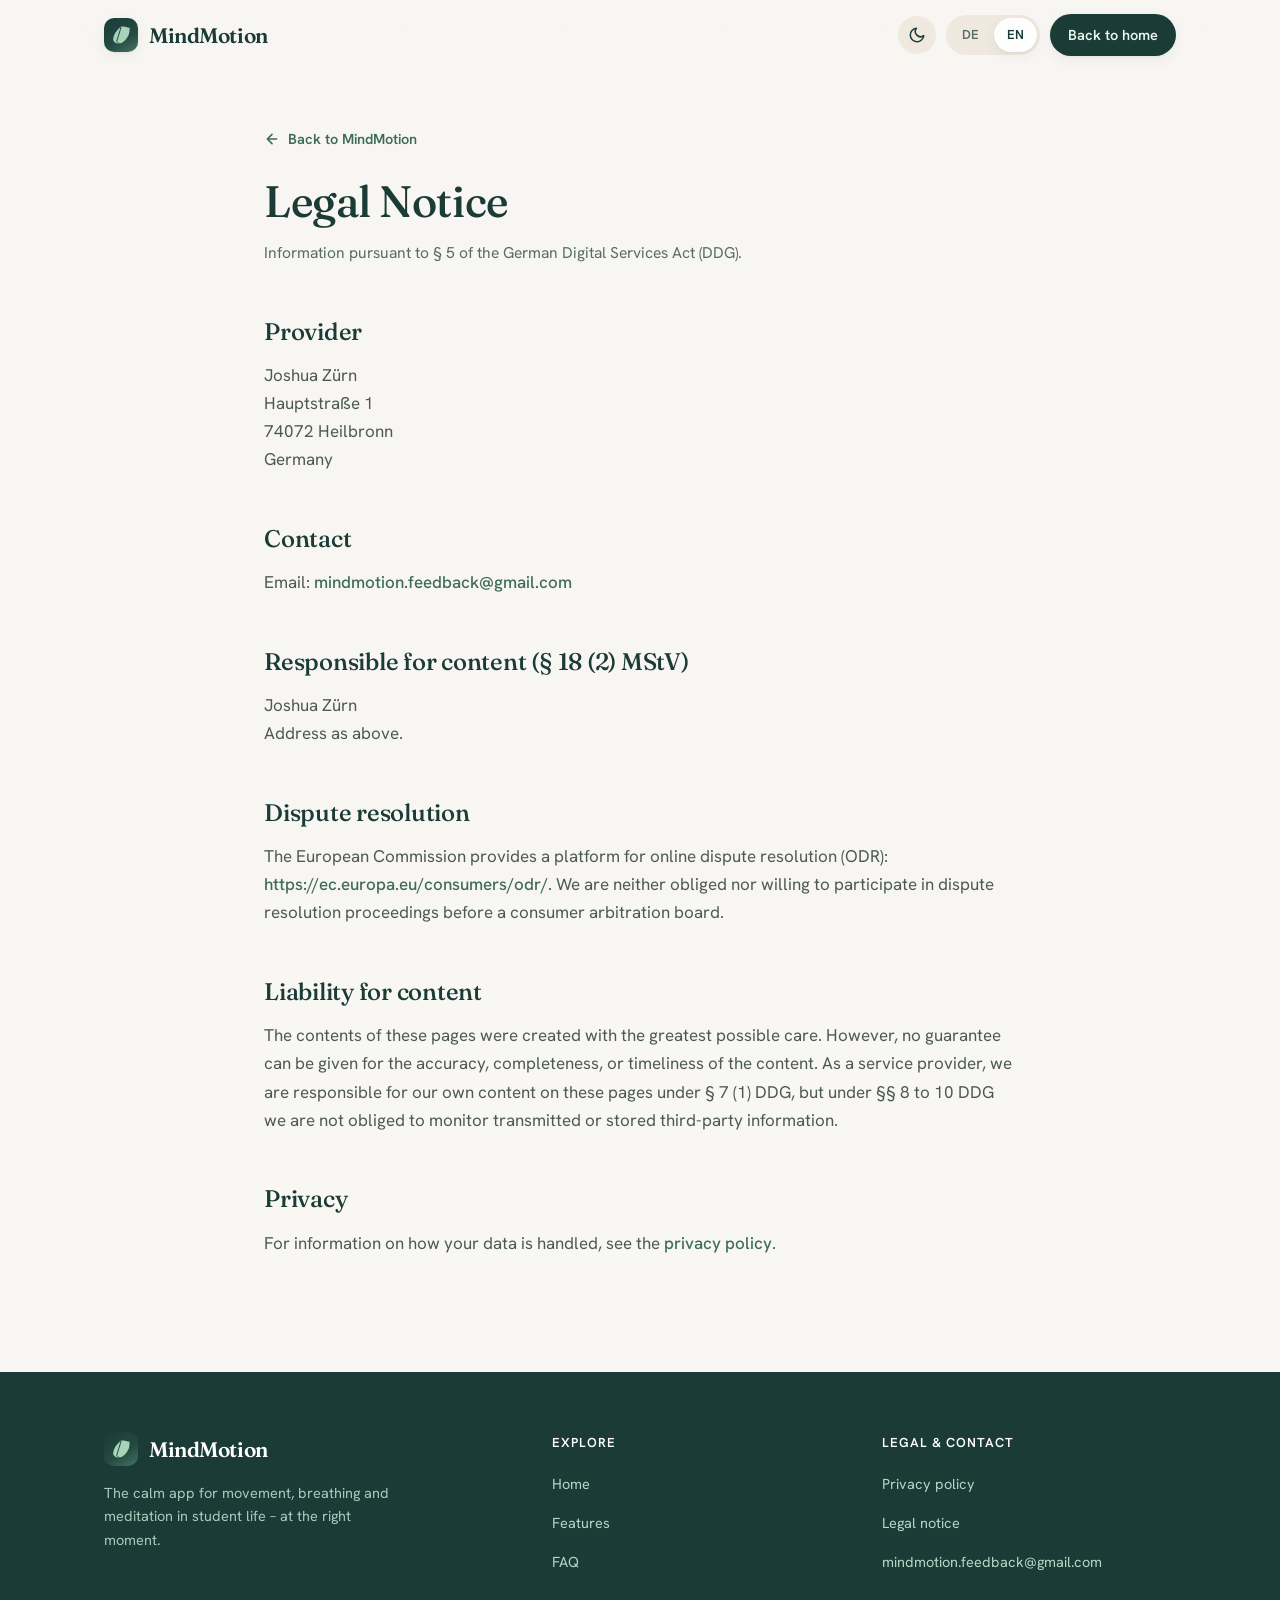
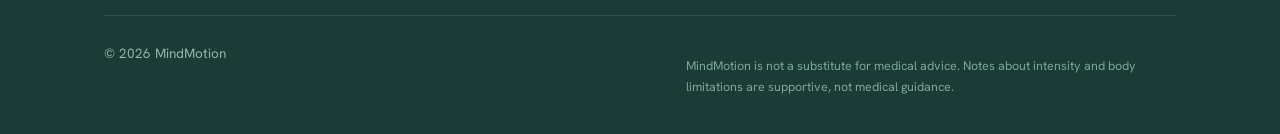
<file: impressum.html>
<!DOCTYPE html>
<html lang="de">
<head>
<meta charset="utf-8">
<meta name="viewport" content="width=device-width, initial-scale=1">
<!-- Apply saved/system theme before paint to avoid a flash of the wrong mode. -->
<script>(function(){try{var t=localStorage.getItem('mm-theme');if(t!=='light'&&t!=='dark')t=matchMedia('(prefers-color-scheme: dark)').matches?'dark':'light';document.documentElement.setAttribute('data-theme',t);}catch(e){}})();</script>
<title>MindMotion – Impressum / Legal Notice</title>
<meta name="description" content="Impressum und Anbieterkennzeichnung der MindMotion-Android-App nach § 5 DDG.">
<meta name="theme-color" content="#1B3B36">
<meta name="robots" content="index,follow">
<link rel="canonical" href="https://jozuern.github.io/mindmotion-privacy/impressum.html">

<link rel="icon" type="image/svg+xml" href="favicon.svg">
<link rel="icon" type="image/png" sizes="512x512" href="docs/icon-512.png">
<link rel="apple-touch-icon" href="docs/icon-512.png">
<!-- Fonts are self-hosted (no Google Fonts CDN) so no visitor IP is sent to Google — GDPR-friendly. -->
<link rel="stylesheet" href="fonts/fonts.css">
<link rel="stylesheet" href="styles.css">
</head>
<body>

<div class="grain" aria-hidden="true"></div>

<!-- ════════════════════════════ HEADER ════════════════════════════ -->
<header id="site-header">
  <div class="wrap nav">
    <a class="brand" href="index.html" aria-label="MindMotion">
      <span class="logo" aria-hidden="true">
        <svg viewBox="26 26 56 56" aria-hidden="true"><path fill="#A8D5BA" d="M54,30 C40,42 32,54 32,66 C32,72 38,78 48,78 C58,78 70,68 76,52 C78,46 78,40 78,34 C72,32 64,30 54,30 Z"/><path fill="none" stroke="#1B3B36" stroke-width="2.6" stroke-linecap="round" d="M54,32 C50,47 46,58 42,72 C44,74 46,76 48,78"/></svg>
      </span>
      MindMotion
    </a>
    <nav class="nav-right">
      <button type="button" class="theme-toggle" id="theme-toggle" aria-label="Dunkelmodus umschalten / Toggle dark mode" title="Theme">
        <svg class="ic-moon" viewBox="0 0 24 24" fill="none" stroke="currentColor" stroke-width="2" stroke-linecap="round" stroke-linejoin="round"><path d="M21 12.8A9 9 0 1 1 11.2 3 7 7 0 0 0 21 12.8z"/></svg>
        <svg class="ic-sun" viewBox="0 0 24 24" fill="none" stroke="currentColor" stroke-width="2" stroke-linecap="round" stroke-linejoin="round"><circle cx="12" cy="12" r="4.2"/><path d="M12 2v2.4M12 19.6V22M2 12h2.4M19.6 12H22M4.6 4.6l1.7 1.7M17.7 17.7l1.7 1.7M19.4 4.6l-1.7 1.7M6.3 17.7l-1.7 1.7"/></svg>
      </button>
      <div class="lang-toggle" role="group" aria-label="Sprache / Language">
        <button type="button" data-set-lang="de">DE</button>
        <button type="button" data-set-lang="en">EN</button>
      </div>
      <a class="btn btn-primary btn-sm nav-cta" href="index.html">
        <span lang="de" data-lang="de">Zur Startseite</span><span lang="en" data-lang="en">Back to home</span>
      </a>
    </nav>
  </div>
</header>

<main>
  <article class="policy">
    <a class="back-link" href="index.html">
      <svg viewBox="0 0 24 24" fill="none" stroke="currentColor" stroke-width="2.4" stroke-linecap="round" stroke-linejoin="round"><path d="M19 12H5M12 19l-7-7 7-7"/></svg>
      <span lang="de" data-lang="de">Zurück zu MindMotion</span><span lang="en" data-lang="en">Back to MindMotion</span>
    </a>

    <div class="doc-head">
      <h1>
        <span lang="de" data-lang="de">Impressum</span>
        <span lang="en" data-lang="en">Legal Notice</span>
      </h1>
      <p class="meta">
        <span lang="de" data-lang="de">Angaben gemäß § 5 Digitale-Dienste-Gesetz (DDG).</span>
        <span lang="en" data-lang="en">Information pursuant to § 5 of the German Digital Services Act (DDG).</span>
      </p>
    </div>


    <h2><span lang="de" data-lang="de">Anbieter</span><span lang="en" data-lang="en">Provider</span></h2>
    <p>
      Joshua Zürn<br>
      Hauptstraße 1<br>
      74072 Heilbronn<br>
      <span lang="de" data-lang="de">Deutschland</span><span lang="en" data-lang="en">Germany</span>
    </p>

    <h2><span lang="de" data-lang="de">Kontakt</span><span lang="en" data-lang="en">Contact</span></h2>
    <p>
      <span lang="de" data-lang="de">E-Mail:</span><span lang="en" data-lang="en">Email:</span>
      <a href="mailto:mindmotion.feedback@gmail.com">mindmotion.feedback@gmail.com</a>
    </p>

    <h2><span lang="de" data-lang="de">Verantwortlich für den Inhalt nach § 18 Abs. 2 MStV</span><span lang="en" data-lang="en">Responsible for content (§ 18 (2) MStV)</span></h2>
    <p>
      Joshua Zürn<br>
      <span lang="de" data-lang="de">Anschrift wie oben.</span><span lang="en" data-lang="en">Address as above.</span>
    </p>

    <h2><span lang="de" data-lang="de">Streitschlichtung</span><span lang="en" data-lang="en">Dispute resolution</span></h2>
    <p lang="de" data-lang="de">Die Europäische Kommission stellt eine Plattform zur Online-Streitbeilegung (OS) bereit: <a href="https://ec.europa.eu/consumers/odr/" rel="noopener" target="_blank">https://ec.europa.eu/consumers/odr/</a>. Wir sind nicht verpflichtet und nicht bereit, an einem Streitbeilegungsverfahren vor einer Verbraucherschlichtungsstelle teilzunehmen.</p>
    <p lang="en" data-lang="en">The European Commission provides a platform for online dispute resolution (ODR): <a href="https://ec.europa.eu/consumers/odr/" rel="noopener" target="_blank">https://ec.europa.eu/consumers/odr/</a>. We are neither obliged nor willing to participate in dispute resolution proceedings before a consumer arbitration board.</p>

    <h2><span lang="de" data-lang="de">Haftung für Inhalte</span><span lang="en" data-lang="en">Liability for content</span></h2>
    <p lang="de" data-lang="de">Die Inhalte dieser Seiten wurden mit größtmöglicher Sorgfalt erstellt. Für die Richtigkeit, Vollständigkeit und Aktualität der Inhalte kann jedoch keine Gewähr übernommen werden. Als Diensteanbieter sind wir gemäß § 7 Abs. 1 DDG für eigene Inhalte auf diesen Seiten verantwortlich, jedoch nach §§ 8 bis 10 DDG nicht verpflichtet, übermittelte oder gespeicherte fremde Informationen zu überwachen.</p>
    <p lang="en" data-lang="en">The contents of these pages were created with the greatest possible care. However, no guarantee can be given for the accuracy, completeness, or timeliness of the content. As a service provider, we are responsible for our own content on these pages under § 7 (1) DDG, but under §§ 8 to 10 DDG we are not obliged to monitor transmitted or stored third-party information.</p>

    <h2><span lang="de" data-lang="de">Datenschutz</span><span lang="en" data-lang="en">Privacy</span></h2>
    <p lang="de" data-lang="de">Informationen zum Umgang mit deinen Daten findest du in der <a href="privacy.html">Datenschutzerklärung</a>.</p>
    <p lang="en" data-lang="en">For information on how your data is handled, see the <a href="privacy.html">privacy policy</a>.</p>
  </article>
</main>

<!-- ════════════════════════════ FOOTER ════════════════════════════ -->
<footer>
  <div class="wrap">
    <div class="foot-grid">
      <div>
        <div class="brand">
          <span class="logo" aria-hidden="true"><svg viewBox="26 26 56 56" aria-hidden="true"><path fill="#A8D5BA" d="M54,30 C40,42 32,54 32,66 C32,72 38,78 48,78 C58,78 70,68 76,52 C78,46 78,40 78,34 C72,32 64,30 54,30 Z"/><path fill="none" stroke="#1B3B36" stroke-width="2.6" stroke-linecap="round" d="M54,32 C50,47 46,58 42,72 C44,74 46,76 48,78"/></svg></span>
          MindMotion
        </div>
        <p class="foot-about"><span lang="de" data-lang="de">Die ruhige App für Bewegung, Atem und Meditation im Studienalltag – im richtigen Moment.</span><span lang="en" data-lang="en">The calm app for movement, breathing and meditation in student life – at the right moment.</span></p>
      </div>
      <div>
        <h4><span lang="de" data-lang="de">Entdecken</span><span lang="en" data-lang="en">Explore</span></h4>
        <ul>
          <li><a href="index.html"><span lang="de" data-lang="de">Startseite</span><span lang="en" data-lang="en">Home</span></a></li>
          <li><a href="index.html#features"><span lang="de" data-lang="de">Funktionen</span><span lang="en" data-lang="en">Features</span></a></li>
          <li><a href="index.html#faq">FAQ</a></li>
        </ul>
      </div>
      <div>
        <h4><span lang="de" data-lang="de">Rechtliches &amp; Kontakt</span><span lang="en" data-lang="en">Legal &amp; contact</span></h4>
        <ul>
          <li><a href="privacy.html"><span lang="de" data-lang="de">Datenschutzerklärung</span><span lang="en" data-lang="en">Privacy policy</span></a></li>
          <li><a href="impressum.html"><span lang="de" data-lang="de">Impressum</span><span lang="en" data-lang="en">Legal notice</span></a></li>
          <li><a href="mailto:mindmotion.feedback@gmail.com">mindmotion.feedback@gmail.com</a></li>
        </ul>
      </div>
    </div>
    <div class="foot-bottom">
      <span>© <span id="year">2026</span> MindMotion</span>
      <span class="disclaimer"><span lang="de" data-lang="de">MindMotion ersetzt keine medizinische Beratung. Hinweise zu Belastung und körperlichen Einschränkungen sind unterstützend gemeint, kein ärztlicher Rat.</span><span lang="en" data-lang="en">MindMotion is not a substitute for medical advice. Notes about intensity and body limitations are supportive, not medical guidance.</span></span>
    </div>
  </div>
</footer>

<script src="main.js" defer></script>
</body>
</html>
</file>
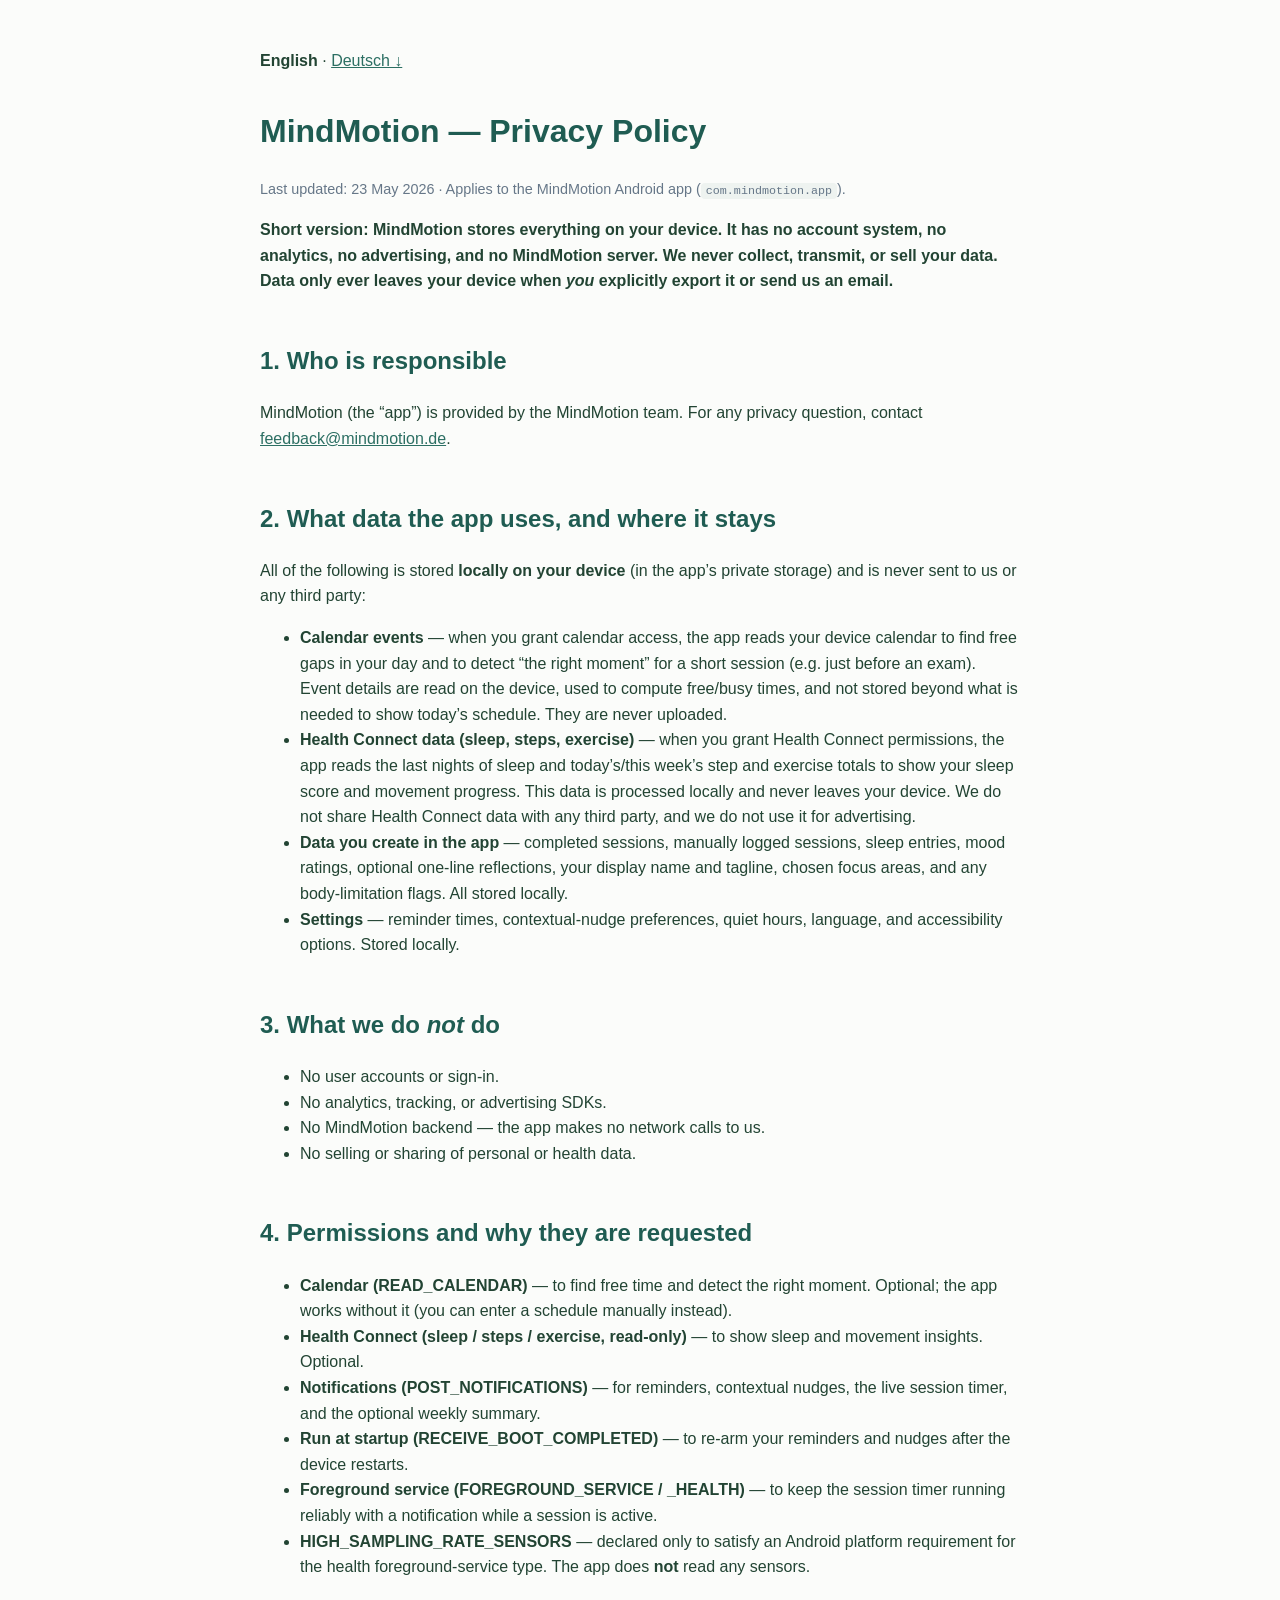
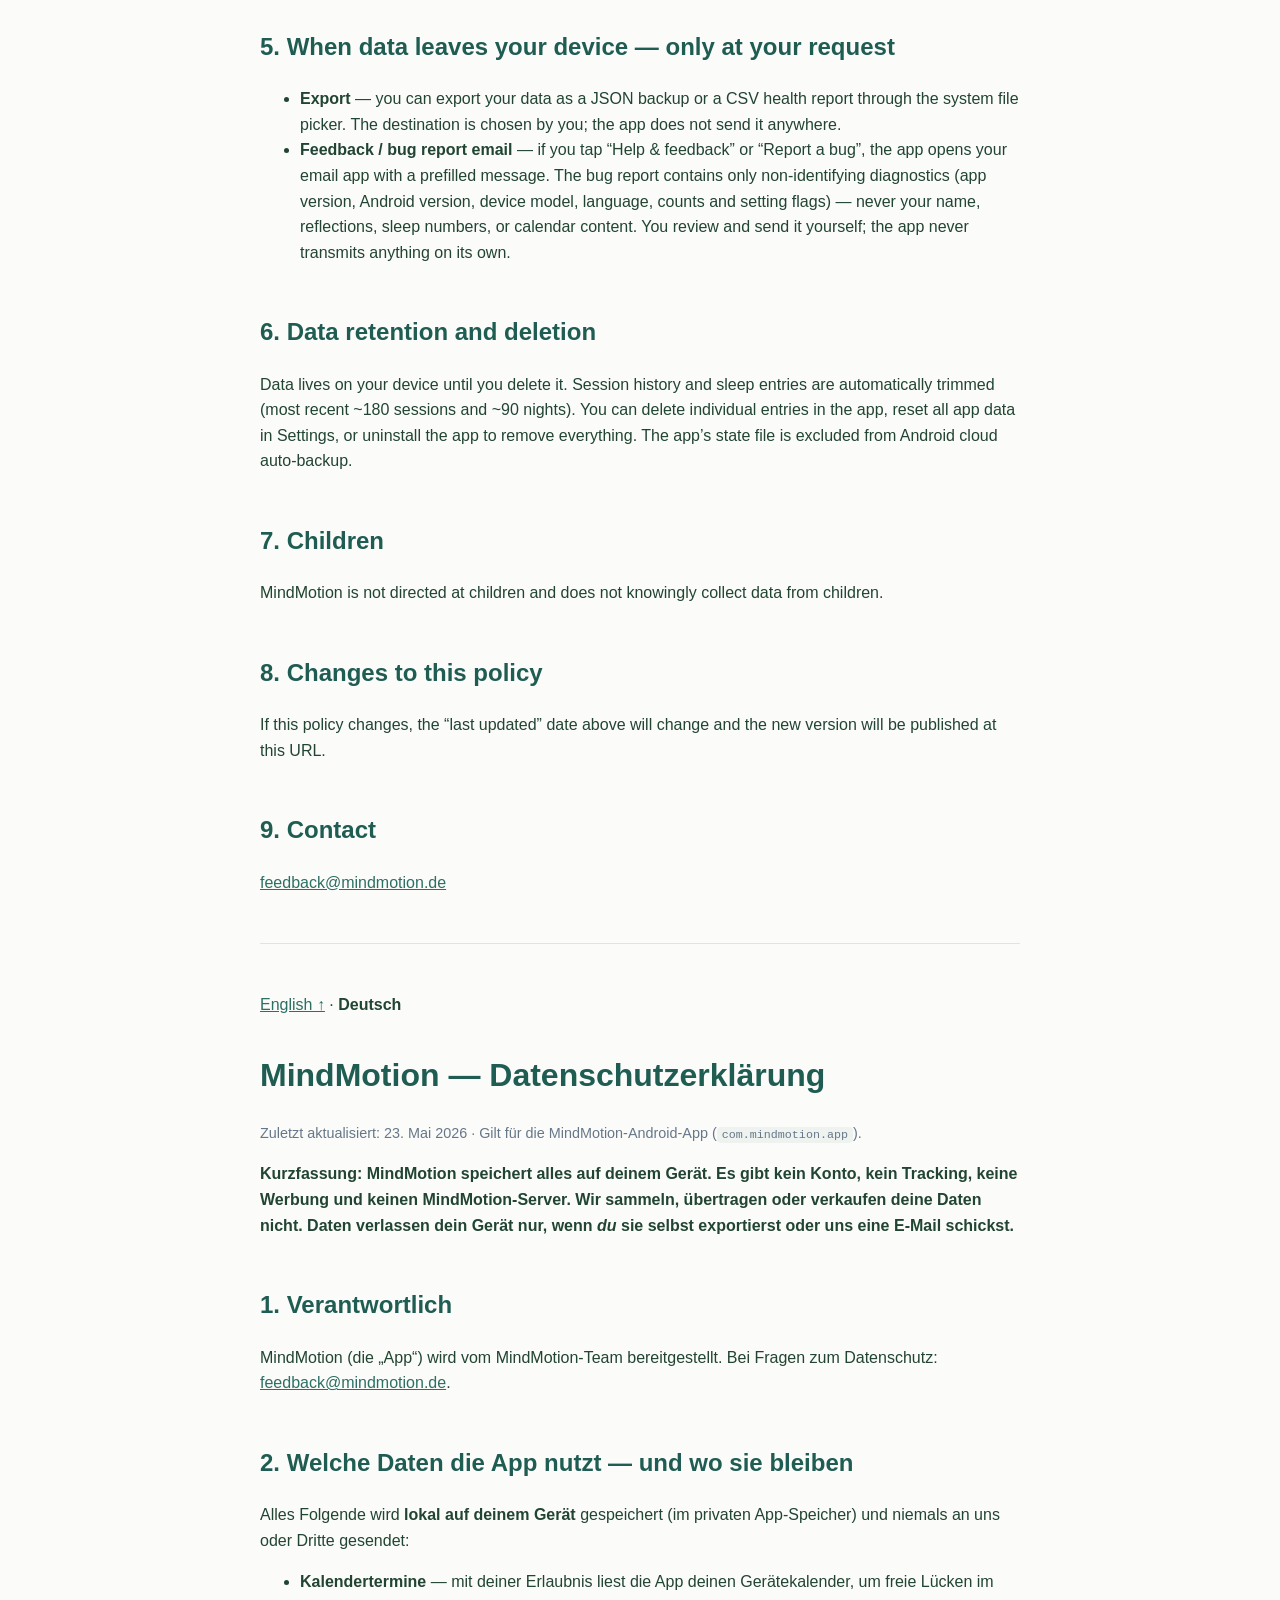
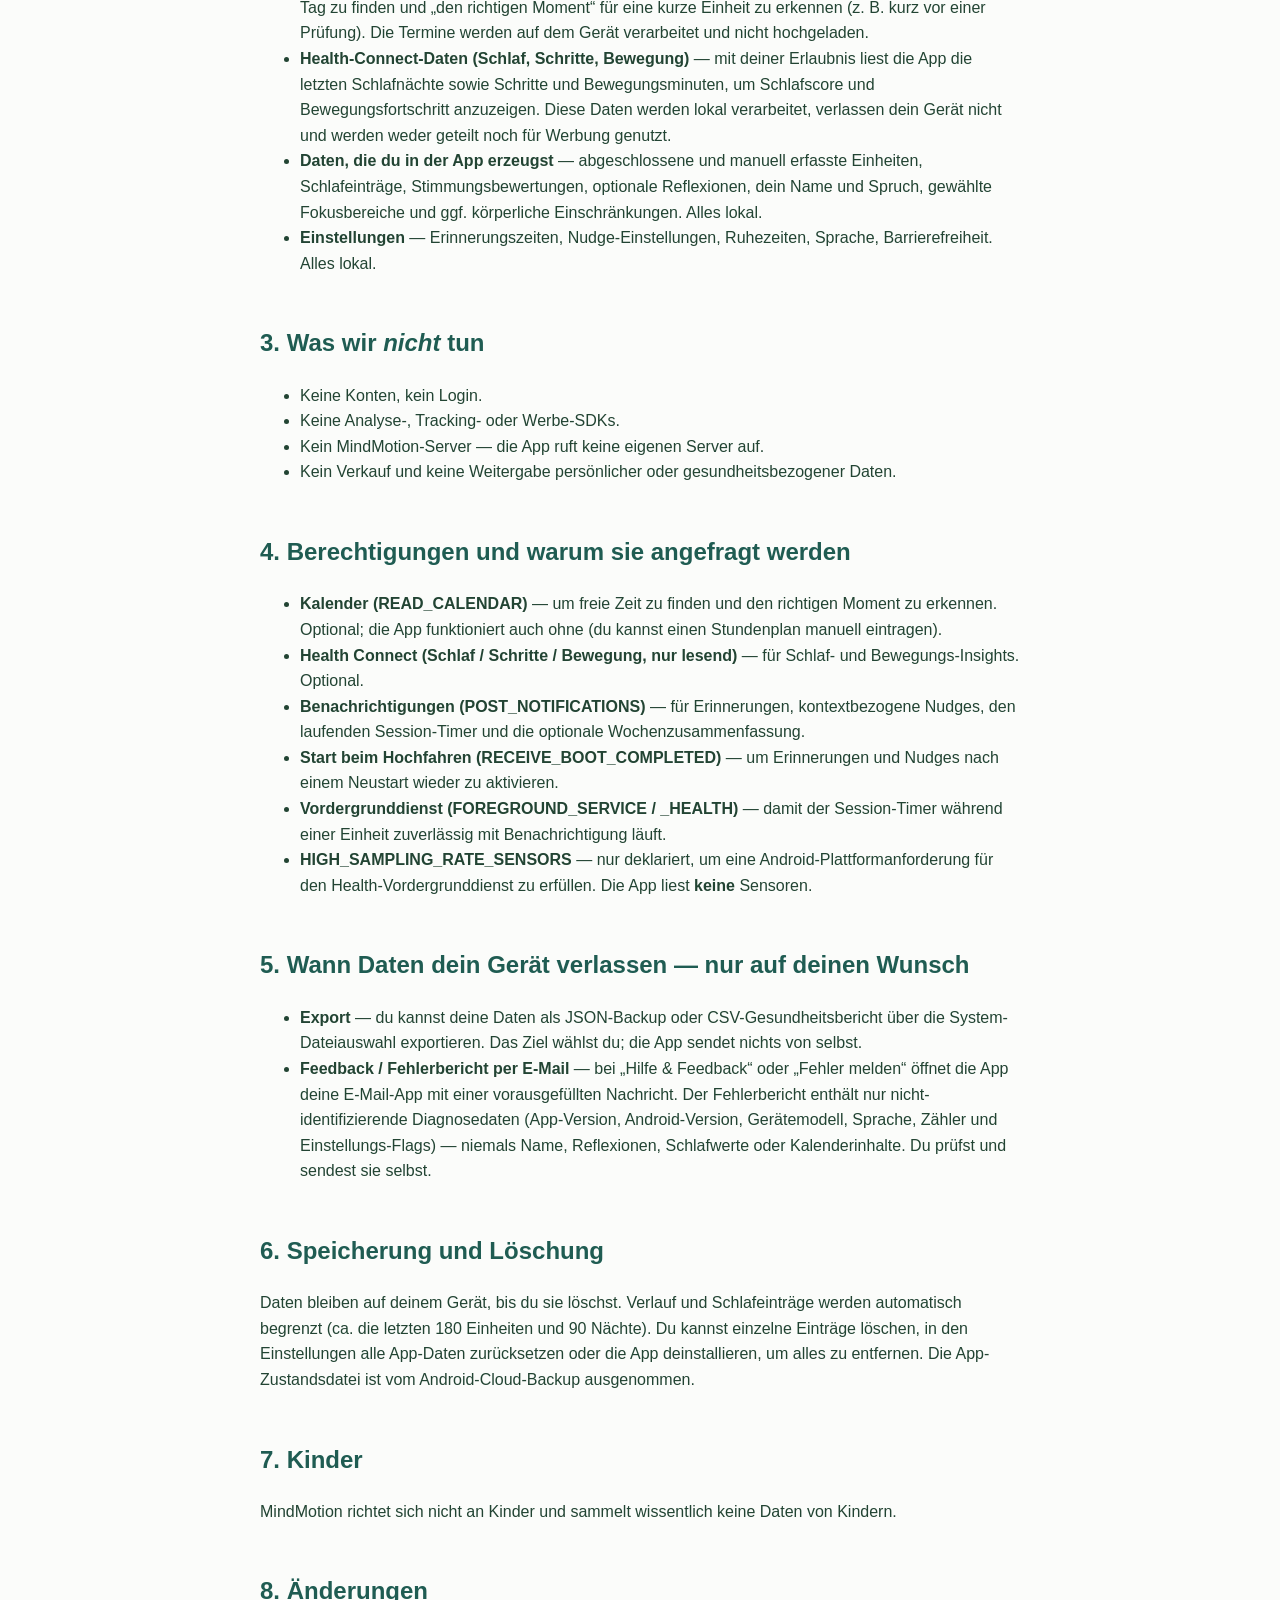
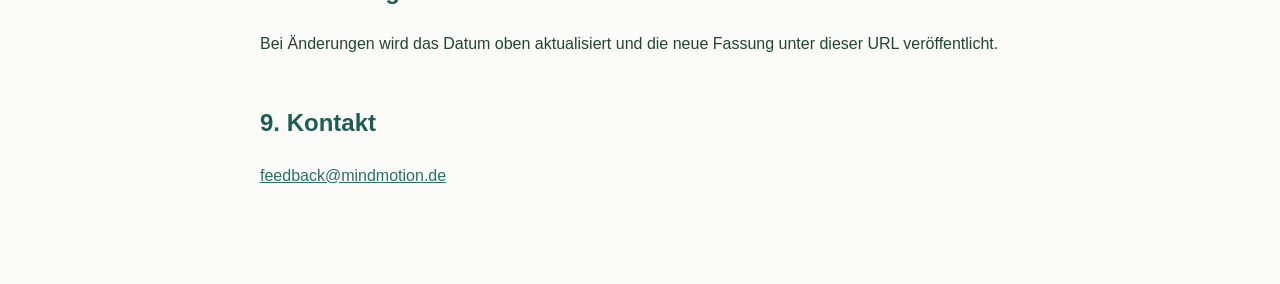
<file: privacy-policy.html>
<!DOCTYPE html>
<html lang="en">
<head>
<meta charset="utf-8">
<meta name="viewport" content="width=device-width, initial-scale=1">
<title>MindMotion — Privacy Policy / Datenschutzerklärung</title>
<style>
  :root { color-scheme: light; }
  body { font-family: -apple-system, Segoe UI, Roboto, Helvetica, Arial, sans-serif;
         max-width: 760px; margin: 0 auto; padding: 32px 20px 80px; line-height: 1.6;
         color: #243; background: #fbfcfa; }
  h1 { color: #1f5c52; }
  h2 { color: #1f5c52; margin-top: 2em; }
  h3 { color: #2c6f63; }
  a { color: #2c6f63; }
  code { background: #eef3f0; padding: 1px 5px; border-radius: 4px; }
  .meta { color: #678; font-size: 0.9em; }
  .lang-nav { margin: 1em 0 2em; }
  hr { border: none; border-top: 1px solid #dce5e1; margin: 3em 0; }
</style>
</head>
<body>

<p class="lang-nav"><strong>English</strong> · <a href="#de">Deutsch ↓</a></p>

<h1>MindMotion — Privacy Policy</h1>
<p class="meta">Last updated: 23 May 2026 · Applies to the MindMotion Android app (<code>com.mindmotion.app</code>).</p>

<p><strong>Short version: MindMotion stores everything on your device. It has no
account system, no analytics, no advertising, and no MindMotion server. We never
collect, transmit, or sell your data. Data only ever leaves your device when
<em>you</em> explicitly export it or send us an email.</strong></p>

<h2>1. Who is responsible</h2>
<p>MindMotion (the “app”) is provided by the MindMotion team. For any privacy
question, contact <a href="mailto:feedback@mindmotion.de">feedback@mindmotion.de</a>.</p>

<h2>2. What data the app uses, and where it stays</h2>
<p>All of the following is stored <strong>locally on your device</strong> (in the
app’s private storage) and is never sent to us or any third party:</p>
<ul>
  <li><strong>Calendar events</strong> — when you grant calendar access, the app
    reads your device calendar to find free gaps in your day and to detect “the
    right moment” for a short session (e.g. just before an exam). Event details
    are read on the device, used to compute free/busy times, and not stored
    beyond what is needed to show today’s schedule. They are never uploaded.</li>
  <li><strong>Health Connect data (sleep, steps, exercise)</strong> — when you
    grant Health Connect permissions, the app reads the last nights of sleep and
    today’s/this week’s step and exercise totals to show your sleep score and
    movement progress. This data is processed locally and never leaves your
    device. We do not share Health Connect data with any third party, and we do
    not use it for advertising.</li>
  <li><strong>Data you create in the app</strong> — completed sessions, manually
    logged sessions, sleep entries, mood ratings, optional one-line reflections,
    your display name and tagline, chosen focus areas, and any body-limitation
    flags. All stored locally.</li>
  <li><strong>Settings</strong> — reminder times, contextual-nudge preferences,
    quiet hours, language, and accessibility options. Stored locally.</li>
</ul>

<h2>3. What we do <em>not</em> do</h2>
<ul>
  <li>No user accounts or sign-in.</li>
  <li>No analytics, tracking, or advertising SDKs.</li>
  <li>No MindMotion backend — the app makes no network calls to us.</li>
  <li>No selling or sharing of personal or health data.</li>
</ul>

<h2>4. Permissions and why they are requested</h2>
<ul>
  <li><strong>Calendar (READ_CALENDAR)</strong> — to find free time and detect the
    right moment. Optional; the app works without it (you can enter a schedule
    manually instead).</li>
  <li><strong>Health Connect (sleep / steps / exercise, read-only)</strong> — to
    show sleep and movement insights. Optional.</li>
  <li><strong>Notifications (POST_NOTIFICATIONS)</strong> — for reminders,
    contextual nudges, the live session timer, and the optional weekly summary.</li>
  <li><strong>Run at startup (RECEIVE_BOOT_COMPLETED)</strong> — to re-arm your
    reminders and nudges after the device restarts.</li>
  <li><strong>Foreground service (FOREGROUND_SERVICE / _HEALTH)</strong> — to keep
    the session timer running reliably with a notification while a session is
    active.</li>
  <li><strong>HIGH_SAMPLING_RATE_SENSORS</strong> — declared only to satisfy an
    Android platform requirement for the health foreground-service type. The app
    does <strong>not</strong> read any sensors.</li>
</ul>

<h2>5. When data leaves your device — only at your request</h2>
<ul>
  <li><strong>Export</strong> — you can export your data as a JSON backup or a CSV
    health report through the system file picker. The destination is chosen by
    you; the app does not send it anywhere.</li>
  <li><strong>Feedback / bug report email</strong> — if you tap “Help &amp;
    feedback” or “Report a bug”, the app opens your email app with a prefilled
    message. The bug report contains only non-identifying diagnostics (app
    version, Android version, device model, language, counts and setting flags) —
    never your name, reflections, sleep numbers, or calendar content. You review
    and send it yourself; the app never transmits anything on its own.</li>
</ul>

<h2>6. Data retention and deletion</h2>
<p>Data lives on your device until you delete it. Session history and sleep
entries are automatically trimmed (most recent ~180 sessions and ~90 nights).
You can delete individual entries in the app, reset all app data in Settings, or
uninstall the app to remove everything. The app’s state file is excluded from
Android cloud auto-backup.</p>

<h2>7. Children</h2>
<p>MindMotion is not directed at children and does not knowingly collect data
from children.</p>

<h2>8. Changes to this policy</h2>
<p>If this policy changes, the “last updated” date above will change and the new
version will be published at this URL.</p>

<h2>9. Contact</h2>
<p><a href="mailto:feedback@mindmotion.de">feedback@mindmotion.de</a></p>

<hr>

<p class="lang-nav" id="de"><a href="#top">English ↑</a> · <strong>Deutsch</strong></p>

<h1>MindMotion — Datenschutzerklärung</h1>
<p class="meta">Zuletzt aktualisiert: 23. Mai 2026 · Gilt für die MindMotion-Android-App (<code>com.mindmotion.app</code>).</p>

<p><strong>Kurzfassung: MindMotion speichert alles auf deinem Gerät. Es gibt kein
Konto, kein Tracking, keine Werbung und keinen MindMotion-Server. Wir sammeln,
übertragen oder verkaufen deine Daten nicht. Daten verlassen dein Gerät nur,
wenn <em>du</em> sie selbst exportierst oder uns eine E-Mail schickst.</strong></p>

<h2>1. Verantwortlich</h2>
<p>MindMotion (die „App“) wird vom MindMotion-Team bereitgestellt. Bei Fragen zum
Datenschutz: <a href="mailto:feedback@mindmotion.de">feedback@mindmotion.de</a>.</p>

<h2>2. Welche Daten die App nutzt — und wo sie bleiben</h2>
<p>Alles Folgende wird <strong>lokal auf deinem Gerät</strong> gespeichert (im
privaten App-Speicher) und niemals an uns oder Dritte gesendet:</p>
<ul>
  <li><strong>Kalendertermine</strong> — mit deiner Erlaubnis liest die App deinen
    Gerätekalender, um freie Lücken im Tag zu finden und „den richtigen Moment“
    für eine kurze Einheit zu erkennen (z. B. kurz vor einer Prüfung). Die
    Termine werden auf dem Gerät verarbeitet und nicht hochgeladen.</li>
  <li><strong>Health-Connect-Daten (Schlaf, Schritte, Bewegung)</strong> — mit
    deiner Erlaubnis liest die App die letzten Schlafnächte sowie Schritte und
    Bewegungsminuten, um Schlafscore und Bewegungsfortschritt anzuzeigen. Diese
    Daten werden lokal verarbeitet, verlassen dein Gerät nicht und werden weder
    geteilt noch für Werbung genutzt.</li>
  <li><strong>Daten, die du in der App erzeugst</strong> — abgeschlossene und
    manuell erfasste Einheiten, Schlafeinträge, Stimmungsbewertungen, optionale
    Reflexionen, dein Name und Spruch, gewählte Fokusbereiche und ggf.
    körperliche Einschränkungen. Alles lokal.</li>
  <li><strong>Einstellungen</strong> — Erinnerungszeiten, Nudge-Einstellungen,
    Ruhezeiten, Sprache, Barrierefreiheit. Alles lokal.</li>
</ul>

<h2>3. Was wir <em>nicht</em> tun</h2>
<ul>
  <li>Keine Konten, kein Login.</li>
  <li>Keine Analyse-, Tracking- oder Werbe-SDKs.</li>
  <li>Kein MindMotion-Server — die App ruft keine eigenen Server auf.</li>
  <li>Kein Verkauf und keine Weitergabe persönlicher oder gesundheitsbezogener Daten.</li>
</ul>

<h2>4. Berechtigungen und warum sie angefragt werden</h2>
<ul>
  <li><strong>Kalender (READ_CALENDAR)</strong> — um freie Zeit zu finden und den
    richtigen Moment zu erkennen. Optional; die App funktioniert auch ohne (du
    kannst einen Stundenplan manuell eintragen).</li>
  <li><strong>Health Connect (Schlaf / Schritte / Bewegung, nur lesend)</strong> —
    für Schlaf- und Bewegungs-Insights. Optional.</li>
  <li><strong>Benachrichtigungen (POST_NOTIFICATIONS)</strong> — für Erinnerungen,
    kontextbezogene Nudges, den laufenden Session-Timer und die optionale
    Wochenzusammenfassung.</li>
  <li><strong>Start beim Hochfahren (RECEIVE_BOOT_COMPLETED)</strong> — um
    Erinnerungen und Nudges nach einem Neustart wieder zu aktivieren.</li>
  <li><strong>Vordergrunddienst (FOREGROUND_SERVICE / _HEALTH)</strong> — damit der
    Session-Timer während einer Einheit zuverlässig mit Benachrichtigung läuft.</li>
  <li><strong>HIGH_SAMPLING_RATE_SENSORS</strong> — nur deklariert, um eine
    Android-Plattformanforderung für den Health-Vordergrunddienst zu erfüllen.
    Die App liest <strong>keine</strong> Sensoren.</li>
</ul>

<h2>5. Wann Daten dein Gerät verlassen — nur auf deinen Wunsch</h2>
<ul>
  <li><strong>Export</strong> — du kannst deine Daten als JSON-Backup oder
    CSV-Gesundheitsbericht über die System-Dateiauswahl exportieren. Das Ziel
    wählst du; die App sendet nichts von selbst.</li>
  <li><strong>Feedback / Fehlerbericht per E-Mail</strong> — bei „Hilfe &amp;
    Feedback“ oder „Fehler melden“ öffnet die App deine E-Mail-App mit einer
    vorausgefüllten Nachricht. Der Fehlerbericht enthält nur nicht-identifizierende
    Diagnosedaten (App-Version, Android-Version, Gerätemodell, Sprache, Zähler und
    Einstellungs-Flags) — niemals Name, Reflexionen, Schlafwerte oder
    Kalenderinhalte. Du prüfst und sendest sie selbst.</li>
</ul>

<h2>6. Speicherung und Löschung</h2>
<p>Daten bleiben auf deinem Gerät, bis du sie löschst. Verlauf und Schlafeinträge
werden automatisch begrenzt (ca. die letzten 180 Einheiten und 90 Nächte). Du
kannst einzelne Einträge löschen, in den Einstellungen alle App-Daten
zurücksetzen oder die App deinstallieren, um alles zu entfernen. Die
App-Zustandsdatei ist vom Android-Cloud-Backup ausgenommen.</p>

<h2>7. Kinder</h2>
<p>MindMotion richtet sich nicht an Kinder und sammelt wissentlich keine Daten
von Kindern.</p>

<h2>8. Änderungen</h2>
<p>Bei Änderungen wird das Datum oben aktualisiert und die neue Fassung unter
dieser URL veröffentlicht.</p>

<h2>9. Kontakt</h2>
<p><a href="mailto:feedback@mindmotion.de">feedback@mindmotion.de</a></p>

</body>
</html>
</file>
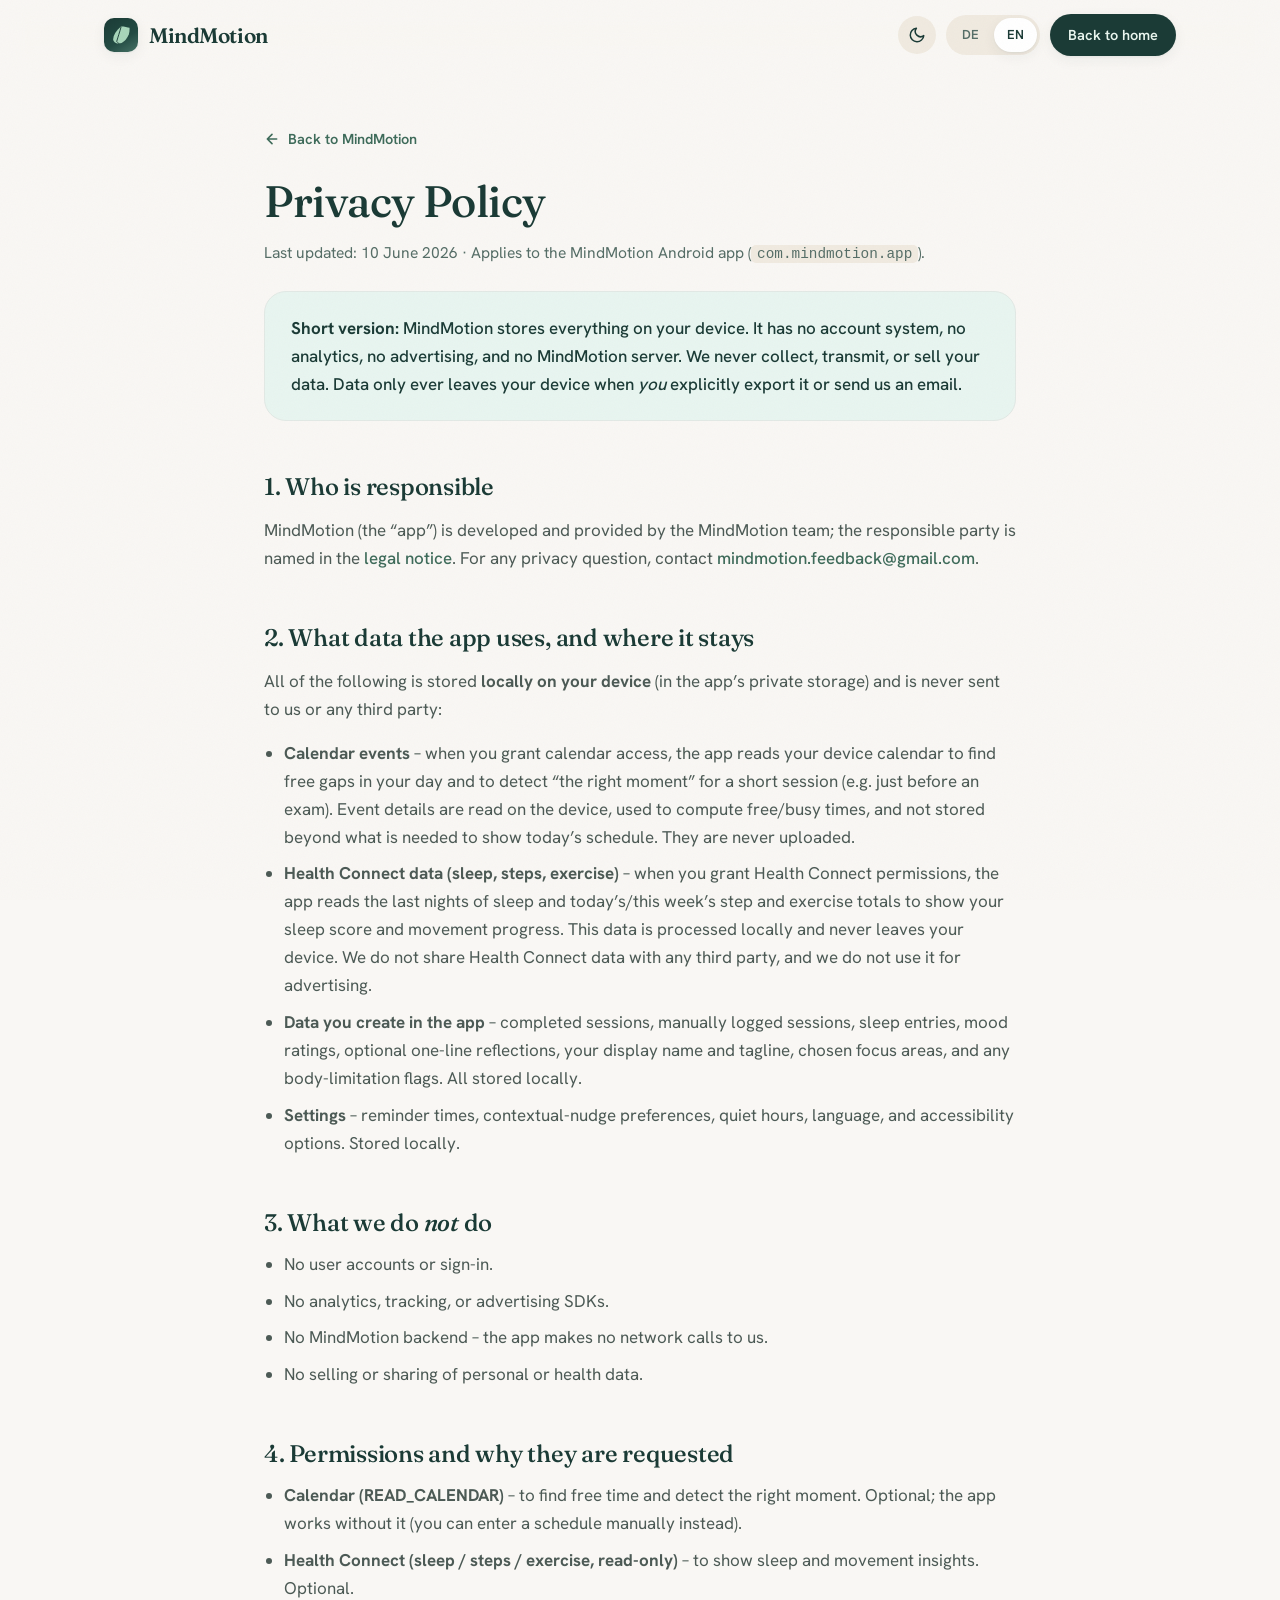
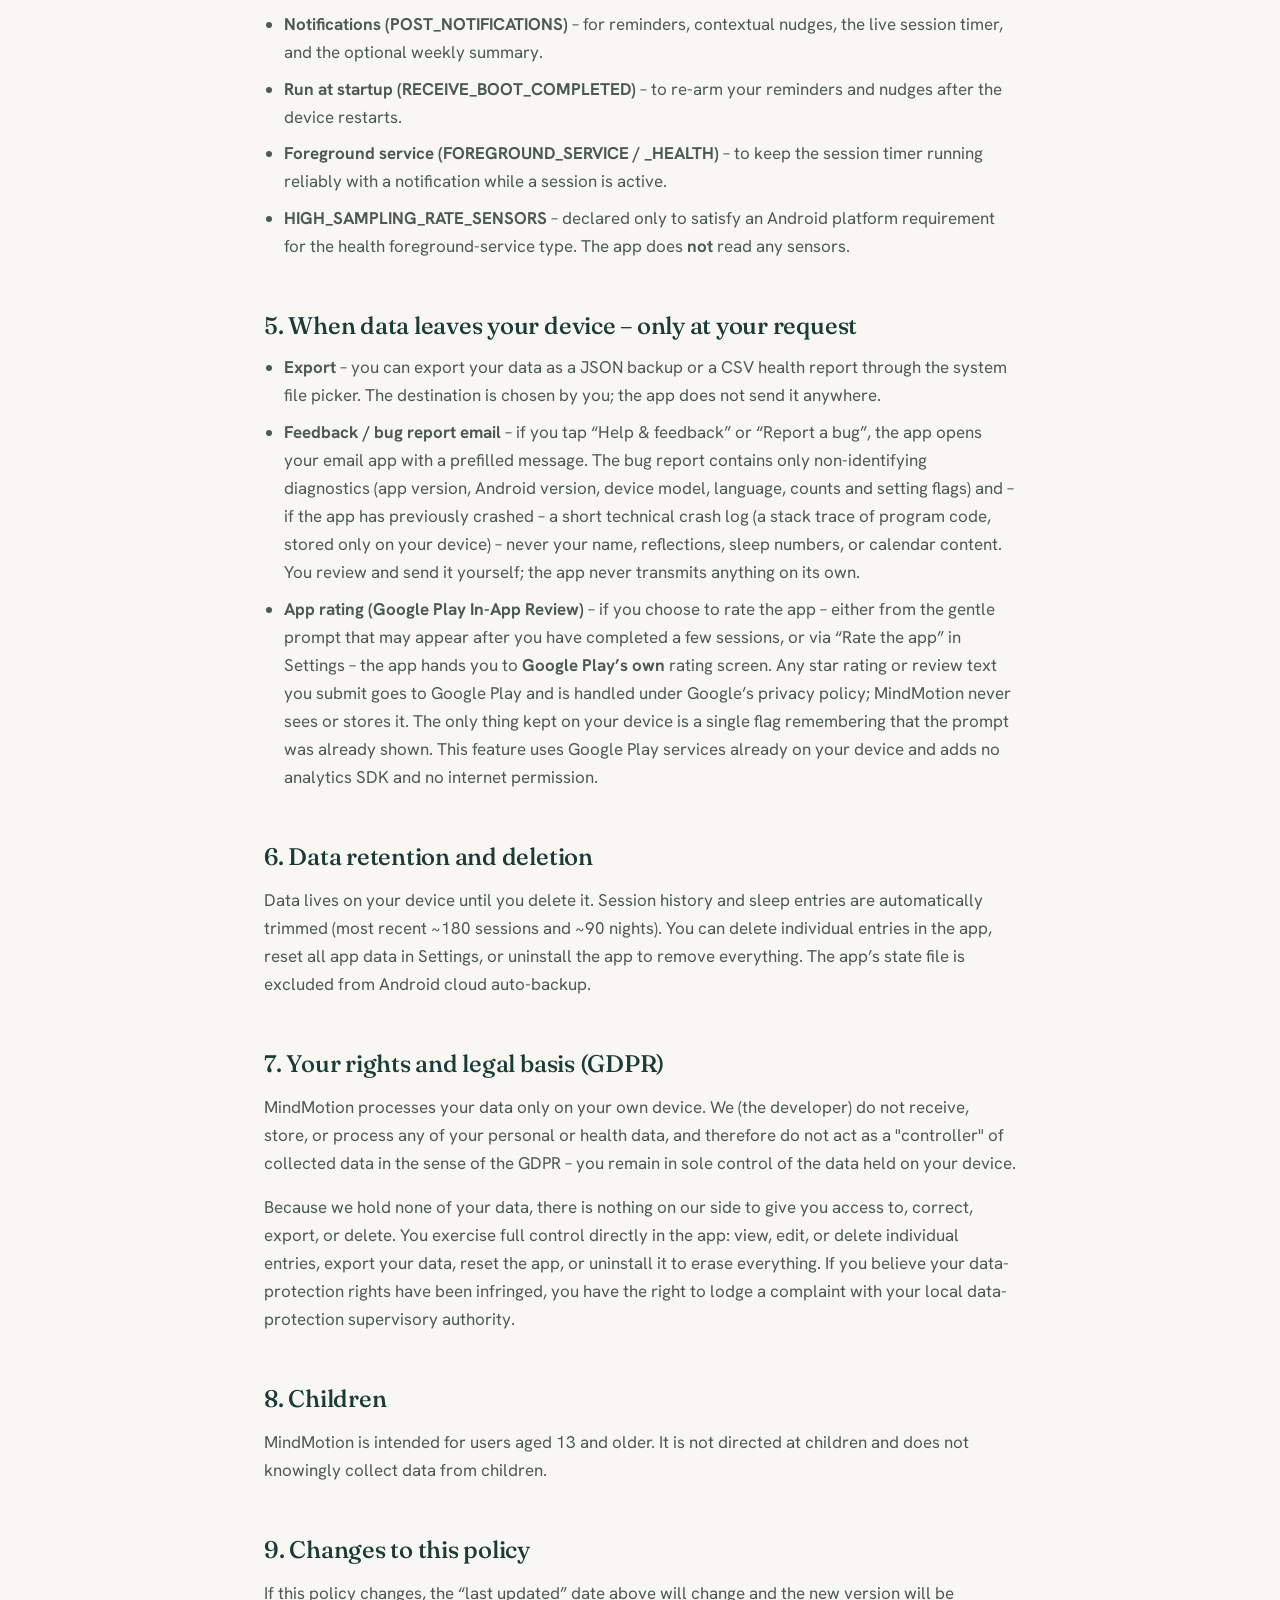
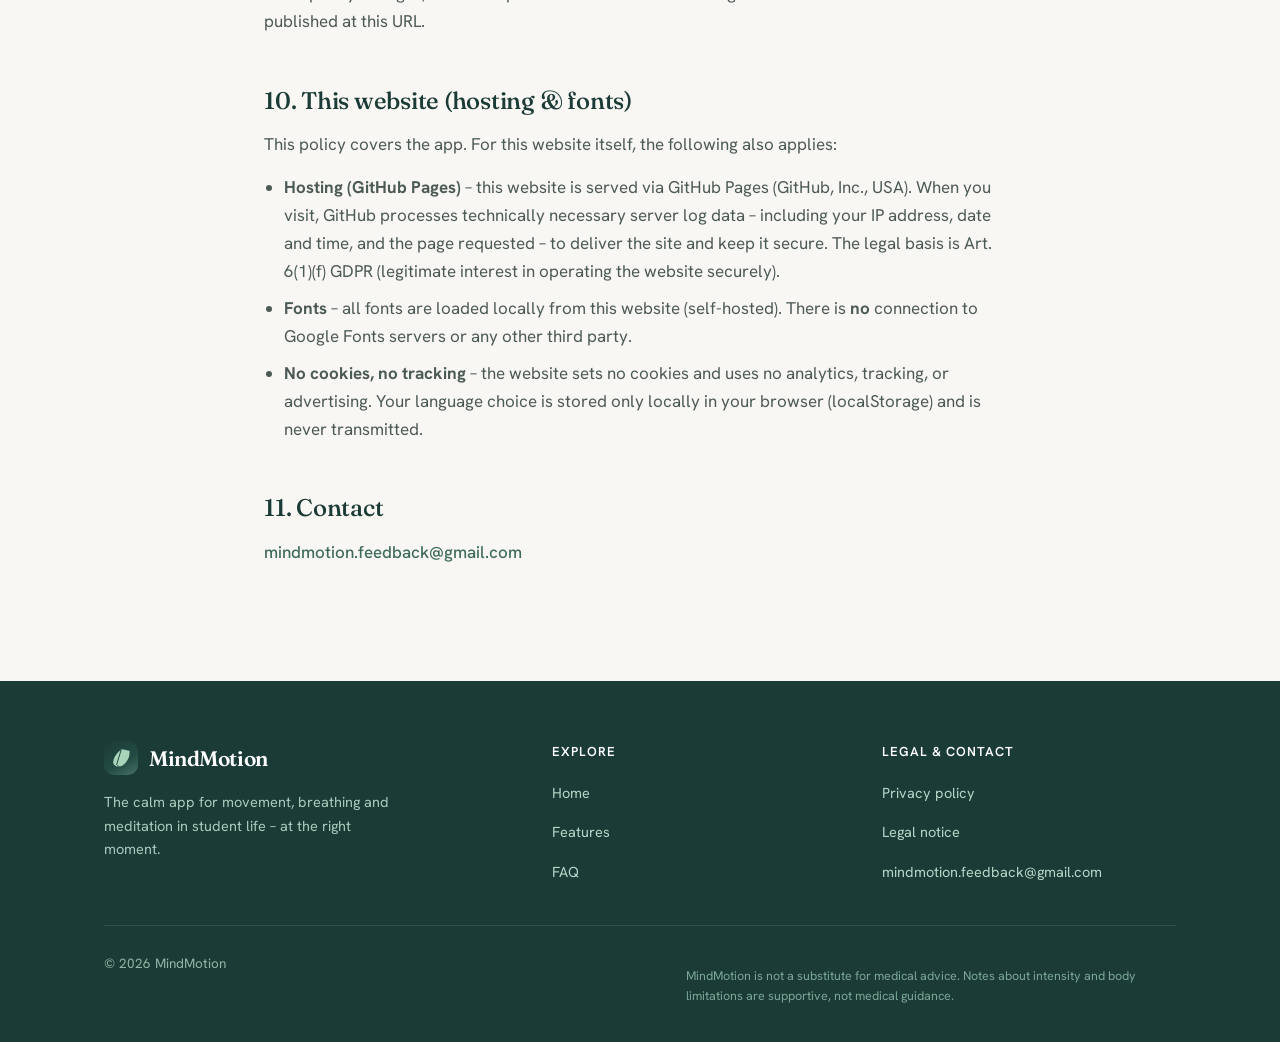
<file: privacy.html>
<!DOCTYPE html>
<html lang="de">
<head>
<meta charset="utf-8">
<meta name="viewport" content="width=device-width, initial-scale=1">
<!-- Apply saved/system theme before paint to avoid a flash of the wrong mode. -->
<script>(function(){try{var t=localStorage.getItem('mm-theme');if(t!=='light'&&t!=='dark')t=matchMedia('(prefers-color-scheme: dark)').matches?'dark':'light';document.documentElement.setAttribute('data-theme',t);}catch(e){}})();</script>
<title>MindMotion – Datenschutzerklärung / Privacy Policy</title>
<meta name="description" content="MindMotion speichert alles auf deinem Gerät: kein Konto, kein Tracking, keine Werbung, kein Server. Datenschutzerklärung der MindMotion-Android-App.">
<meta name="theme-color" content="#1B3B36">
<meta name="robots" content="index,follow">
<link rel="canonical" href="https://jozuern.github.io/mindmotion-privacy/privacy.html">

<link rel="icon" type="image/svg+xml" href="favicon.svg">
<link rel="icon" type="image/png" sizes="512x512" href="docs/icon-512.png">
<link rel="apple-touch-icon" href="docs/icon-512.png">
<!-- Fonts are self-hosted (no Google Fonts CDN) so no visitor IP is sent to Google — GDPR-friendly. -->
<link rel="stylesheet" href="fonts/fonts.css">
<link rel="stylesheet" href="styles.css">
</head>
<body>

<div class="grain" aria-hidden="true"></div>

<!-- ════════════════════════════ HEADER ════════════════════════════ -->
<header id="site-header">
  <div class="wrap nav">
    <a class="brand" href="index.html" aria-label="MindMotion">
      <span class="logo" aria-hidden="true">
        <svg viewBox="26 26 56 56" aria-hidden="true"><path fill="#A8D5BA" d="M54,30 C40,42 32,54 32,66 C32,72 38,78 48,78 C58,78 70,68 76,52 C78,46 78,40 78,34 C72,32 64,30 54,30 Z"/><path fill="none" stroke="#1B3B36" stroke-width="2.6" stroke-linecap="round" d="M54,32 C50,47 46,58 42,72 C44,74 46,76 48,78"/></svg>
      </span>
      MindMotion
    </a>
    <nav class="nav-right">
      <button type="button" class="theme-toggle" id="theme-toggle" aria-label="Dunkelmodus umschalten / Toggle dark mode" title="Theme">
        <svg class="ic-moon" viewBox="0 0 24 24" fill="none" stroke="currentColor" stroke-width="2" stroke-linecap="round" stroke-linejoin="round"><path d="M21 12.8A9 9 0 1 1 11.2 3 7 7 0 0 0 21 12.8z"/></svg>
        <svg class="ic-sun" viewBox="0 0 24 24" fill="none" stroke="currentColor" stroke-width="2" stroke-linecap="round" stroke-linejoin="round"><circle cx="12" cy="12" r="4.2"/><path d="M12 2v2.4M12 19.6V22M2 12h2.4M19.6 12H22M4.6 4.6l1.7 1.7M17.7 17.7l1.7 1.7M19.4 4.6l-1.7 1.7M6.3 17.7l-1.7 1.7"/></svg>
      </button>
      <div class="lang-toggle" role="group" aria-label="Sprache / Language">
        <button type="button" data-set-lang="de">DE</button>
        <button type="button" data-set-lang="en">EN</button>
      </div>
      <a class="btn btn-primary btn-sm nav-cta" href="index.html">
        <span lang="de" data-lang="de">Zur Startseite</span><span lang="en" data-lang="en">Back to home</span>
      </a>
    </nav>
  </div>
</header>

<main>
  <article class="policy">
    <a class="back-link" href="index.html">
      <svg viewBox="0 0 24 24" fill="none" stroke="currentColor" stroke-width="2.4" stroke-linecap="round" stroke-linejoin="round"><path d="M19 12H5M12 19l-7-7 7-7"/></svg>
      <span lang="de" data-lang="de">Zurück zu MindMotion</span><span lang="en" data-lang="en">Back to MindMotion</span>
    </a>

    <div class="doc-head">
      <h1>
        <span lang="de" data-lang="de">Datenschutzerklärung</span>
        <span lang="en" data-lang="en">Privacy Policy</span>
      </h1>
      <p class="meta">
        <span lang="de" data-lang="de">Zuletzt aktualisiert: 10. Juni 2026 · Gilt für die MindMotion-Android-App (<code>com.mindmotion.app</code>).</span>
        <span lang="en" data-lang="en">Last updated: 10 June 2026 · Applies to the MindMotion Android app (<code>com.mindmotion.app</code>).</span>
      </p>
    </div>

    <div class="tldr">
      <p lang="de" data-lang="de"><strong>Kurzfassung:</strong> MindMotion speichert alles auf deinem Gerät. Es gibt kein Konto, kein Tracking, keine Werbung und keinen MindMotion-Server. Wir sammeln, übertragen oder verkaufen deine Daten nicht. Daten verlassen dein Gerät nur, wenn <em>du</em> sie selbst exportierst oder uns eine E-Mail schickst.</p>
      <p lang="en" data-lang="en"><strong>Short version:</strong> MindMotion stores everything on your device. It has no account system, no analytics, no advertising, and no MindMotion server. We never collect, transmit, or sell your data. Data only ever leaves your device when <em>you</em> explicitly export it or send us an email.</p>
    </div>

    <!-- 1 -->
    <h2><span lang="de" data-lang="de">1. Verantwortlich</span><span lang="en" data-lang="en">1. Who is responsible</span></h2>
    <p lang="de" data-lang="de">MindMotion (die „App“) wird vom MindMotion-Team entwickelt und bereitgestellt; die verantwortliche Person findest du im <a href="impressum.html">Impressum</a>. Bei Fragen zum Datenschutz: <a href="mailto:mindmotion.feedback@gmail.com">mindmotion.feedback@gmail.com</a>.</p>
    <p lang="en" data-lang="en">MindMotion (the “app”) is developed and provided by the MindMotion team; the responsible party is named in the <a href="impressum.html">legal notice</a>. For any privacy question, contact <a href="mailto:mindmotion.feedback@gmail.com">mindmotion.feedback@gmail.com</a>.</p>

    <!-- 2 -->
    <h2><span lang="de" data-lang="de">2. Welche Daten die App nutzt – und wo sie bleiben</span><span lang="en" data-lang="en">2. What data the app uses, and where it stays</span></h2>
    <p lang="de" data-lang="de">Alles Folgende wird <strong>lokal auf deinem Gerät</strong> gespeichert (im privaten App-Speicher) und niemals an uns oder Dritte gesendet:</p>
    <p lang="en" data-lang="en">All of the following is stored <strong>locally on your device</strong> (in the app’s private storage) and is never sent to us or any third party:</p>
    <ul lang="de" data-lang="de">
      <li><strong>Kalendertermine</strong> – mit deiner Erlaubnis liest die App deinen Gerätekalender, um freie Lücken im Tag zu finden und „den richtigen Moment“ für eine kurze Einheit zu erkennen (z. B. kurz vor einer Prüfung). Die Termine werden auf dem Gerät verarbeitet und nicht hochgeladen.</li>
      <li><strong>Health-Connect-Daten (Schlaf, Schritte, Bewegung)</strong> – mit deiner Erlaubnis liest die App die letzten Schlafnächte sowie Schritte und Bewegungsminuten, um Schlafscore und Bewegungsfortschritt anzuzeigen. Diese Daten werden lokal verarbeitet, verlassen dein Gerät nicht und werden weder geteilt noch für Werbung genutzt.</li>
      <li><strong>Daten, die du in der App erzeugst</strong> – abgeschlossene und manuell erfasste Einheiten, Schlafeinträge, Stimmungsbewertungen, optionale Reflexionen, dein Name und Spruch, gewählte Fokusbereiche und ggf. körperliche Einschränkungen. Alles lokal.</li>
      <li><strong>Einstellungen</strong> – Erinnerungszeiten, Nudge-Einstellungen, Ruhezeiten, Sprache, Barrierefreiheit. Alles lokal.</li>
    </ul>
    <ul lang="en" data-lang="en">
      <li><strong>Calendar events</strong> – when you grant calendar access, the app reads your device calendar to find free gaps in your day and to detect “the right moment” for a short session (e.g. just before an exam). Event details are read on the device, used to compute free/busy times, and not stored beyond what is needed to show today’s schedule. They are never uploaded.</li>
      <li><strong>Health Connect data (sleep, steps, exercise)</strong> – when you grant Health Connect permissions, the app reads the last nights of sleep and today’s/this week’s step and exercise totals to show your sleep score and movement progress. This data is processed locally and never leaves your device. We do not share Health Connect data with any third party, and we do not use it for advertising.</li>
      <li><strong>Data you create in the app</strong> – completed sessions, manually logged sessions, sleep entries, mood ratings, optional one-line reflections, your display name and tagline, chosen focus areas, and any body-limitation flags. All stored locally.</li>
      <li><strong>Settings</strong> – reminder times, contextual-nudge preferences, quiet hours, language, and accessibility options. Stored locally.</li>
    </ul>

    <!-- 3 -->
    <h2><span lang="de" data-lang="de">3. Was wir <em>nicht</em> tun</span><span lang="en" data-lang="en">3. What we do <em>not</em> do</span></h2>
    <ul lang="de" data-lang="de">
      <li>Keine Konten, kein Login.</li>
      <li>Keine Analyse-, Tracking- oder Werbe-SDKs.</li>
      <li>Kein MindMotion-Server – die App ruft keine eigenen Server auf.</li>
      <li>Kein Verkauf und keine Weitergabe persönlicher oder gesundheitsbezogener Daten.</li>
    </ul>
    <ul lang="en" data-lang="en">
      <li>No user accounts or sign-in.</li>
      <li>No analytics, tracking, or advertising SDKs.</li>
      <li>No MindMotion backend – the app makes no network calls to us.</li>
      <li>No selling or sharing of personal or health data.</li>
    </ul>

    <!-- 4 -->
    <h2><span lang="de" data-lang="de">4. Berechtigungen und warum sie angefragt werden</span><span lang="en" data-lang="en">4. Permissions and why they are requested</span></h2>
    <ul lang="de" data-lang="de">
      <li><strong>Kalender (READ_CALENDAR)</strong> – um freie Zeit zu finden und den richtigen Moment zu erkennen. Optional; die App funktioniert auch ohne (du kannst einen Stundenplan manuell eintragen).</li>
      <li><strong>Health Connect (Schlaf / Schritte / Bewegung, nur lesend)</strong> – für Schlaf- und Bewegungs-Insights. Optional.</li>
      <li><strong>Benachrichtigungen (POST_NOTIFICATIONS)</strong> – für Erinnerungen, kontextbezogene Nudges, den laufenden Session-Timer und die optionale Wochenzusammenfassung.</li>
      <li><strong>Start beim Hochfahren (RECEIVE_BOOT_COMPLETED)</strong> – um Erinnerungen und Nudges nach einem Neustart wieder zu aktivieren.</li>
      <li><strong>Vordergrunddienst (FOREGROUND_SERVICE / _HEALTH)</strong> – damit der Session-Timer während einer Einheit zuverlässig mit Benachrichtigung läuft.</li>
      <li><strong>HIGH_SAMPLING_RATE_SENSORS</strong> – nur deklariert, um eine Android-Plattformanforderung für den Health-Vordergrunddienst zu erfüllen. Die App liest <strong>keine</strong> Sensoren.</li>
    </ul>
    <ul lang="en" data-lang="en">
      <li><strong>Calendar (READ_CALENDAR)</strong> – to find free time and detect the right moment. Optional; the app works without it (you can enter a schedule manually instead).</li>
      <li><strong>Health Connect (sleep / steps / exercise, read-only)</strong> – to show sleep and movement insights. Optional.</li>
      <li><strong>Notifications (POST_NOTIFICATIONS)</strong> – for reminders, contextual nudges, the live session timer, and the optional weekly summary.</li>
      <li><strong>Run at startup (RECEIVE_BOOT_COMPLETED)</strong> – to re-arm your reminders and nudges after the device restarts.</li>
      <li><strong>Foreground service (FOREGROUND_SERVICE / _HEALTH)</strong> – to keep the session timer running reliably with a notification while a session is active.</li>
      <li><strong>HIGH_SAMPLING_RATE_SENSORS</strong> – declared only to satisfy an Android platform requirement for the health foreground-service type. The app does <strong>not</strong> read any sensors.</li>
    </ul>

    <!-- 5 -->
    <h2><span lang="de" data-lang="de">5. Wann Daten dein Gerät verlassen – nur auf deinen Wunsch</span><span lang="en" data-lang="en">5. When data leaves your device – only at your request</span></h2>
    <ul lang="de" data-lang="de">
      <li><strong>Export</strong> – du kannst deine Daten als JSON-Backup oder CSV-Gesundheitsbericht über die System-Dateiauswahl exportieren. Das Ziel wählst du; die App sendet nichts von selbst.</li>
      <li><strong>Feedback / Fehlerbericht per E-Mail</strong> – bei „Hilfe &amp; Feedback“ oder „Fehler melden“ öffnet die App deine E-Mail-App mit einer vorausgefüllten Nachricht. Der Fehlerbericht enthält nur nicht-identifizierende Diagnosedaten (App-Version, Android-Version, Gerätemodell, Sprache, Zähler und Einstellungs-Flags) sowie – falls die App zuvor abgestürzt ist – ein kurzes technisches Absturzprotokoll (ein Stack-Trace des Programmcodes, nur auf deinem Gerät gespeichert) – niemals Name, Reflexionen, Schlafwerte oder Kalenderinhalte. Du prüfst und sendest sie selbst.</li>
      <li><strong>App-Bewertung (Google Play In-App Review)</strong> – wenn du die App bewerten möchtest – entweder über den dezenten Hinweis, der nach einigen abgeschlossenen Einheiten erscheinen kann, oder über „App bewerten“ in den Einstellungen – leitet dich die App an die <strong>Bewertungsoberfläche von Google Play selbst</strong> weiter. Deine Sternebewertung oder dein Bewertungstext geht an Google Play und wird gemäß der Datenschutzerklärung von Google verarbeitet; MindMotion sieht oder speichert sie nicht. Auf deinem Gerät bleibt nur ein einzelnes Merkmal, das festhält, dass der Hinweis bereits gezeigt wurde. Diese Funktion nutzt die ohnehin auf deinem Gerät vorhandenen Google-Play-Dienste und fügt kein Analyse-SDK und keine Internet-Berechtigung hinzu.</li>
    </ul>
    <ul lang="en" data-lang="en">
      <li><strong>Export</strong> – you can export your data as a JSON backup or a CSV health report through the system file picker. The destination is chosen by you; the app does not send it anywhere.</li>
      <li><strong>Feedback / bug report email</strong> – if you tap “Help &amp; feedback” or “Report a bug”, the app opens your email app with a prefilled message. The bug report contains only non-identifying diagnostics (app version, Android version, device model, language, counts and setting flags) and – if the app has previously crashed – a short technical crash log (a stack trace of program code, stored only on your device) – never your name, reflections, sleep numbers, or calendar content. You review and send it yourself; the app never transmits anything on its own.</li>
      <li><strong>App rating (Google Play In-App Review)</strong> – if you choose to rate the app – either from the gentle prompt that may appear after you have completed a few sessions, or via “Rate the app” in Settings – the app hands you to <strong>Google Play’s own</strong> rating screen. Any star rating or review text you submit goes to Google Play and is handled under Google’s privacy policy; MindMotion never sees or stores it. The only thing kept on your device is a single flag remembering that the prompt was already shown. This feature uses Google Play services already on your device and adds no analytics SDK and no internet permission.</li>
    </ul>

    <!-- 6 -->
    <h2><span lang="de" data-lang="de">6. Speicherung und Löschung</span><span lang="en" data-lang="en">6. Data retention and deletion</span></h2>
    <p lang="de" data-lang="de">Daten bleiben auf deinem Gerät, bis du sie löschst. Verlauf und Schlafeinträge werden automatisch begrenzt (ca. die letzten 180 Einheiten und 90 Nächte). Du kannst einzelne Einträge löschen, in den Einstellungen alle App-Daten zurücksetzen oder die App deinstallieren, um alles zu entfernen. Die App-Zustandsdatei ist vom Android-Cloud-Backup ausgenommen.</p>
    <p lang="en" data-lang="en">Data lives on your device until you delete it. Session history and sleep entries are automatically trimmed (most recent ~180 sessions and ~90 nights). You can delete individual entries in the app, reset all app data in Settings, or uninstall the app to remove everything. The app’s state file is excluded from Android cloud auto-backup.</p>

    <!-- 7 -->
    <h2><span lang="de" data-lang="de">7. Deine Rechte und Rechtsgrundlage (DSGVO)</span><span lang="en" data-lang="en">7. Your rights and legal basis (GDPR)</span></h2>
    <p lang="de" data-lang="de">MindMotion verarbeitet deine Daten ausschließlich auf deinem eigenen Gerät. Wir (der Entwickler) erhalten, speichern oder verarbeiten keine deiner personenbezogenen oder gesundheitsbezogenen Daten und sind daher kein „Verantwortlicher“ für erhobene Daten im Sinne der DSGVO – du behältst die alleinige Kontrolle über die auf deinem Gerät gespeicherten Daten.</p>
    <p lang="de" data-lang="de">Da wir keine deiner Daten besitzen, gibt es auf unserer Seite nichts, worauf wir dir Zugriff geben oder was wir berichtigen, exportieren oder löschen könnten. Du steuerst alles direkt in der App: einzelne Einträge ansehen, bearbeiten oder löschen, deine Daten exportieren, die App zurücksetzen oder sie deinstallieren, um alles zu entfernen. Sollten deine Datenschutzrechte verletzt worden sein, hast du das Recht, dich bei deiner zuständigen Datenschutz-Aufsichtsbehörde zu beschweren.</p>
    <p lang="en" data-lang="en">MindMotion processes your data only on your own device. We (the developer) do not receive, store, or process any of your personal or health data, and therefore do not act as a "controller" of collected data in the sense of the GDPR – you remain in sole control of the data held on your device.</p>
    <p lang="en" data-lang="en">Because we hold none of your data, there is nothing on our side to give you access to, correct, export, or delete. You exercise full control directly in the app: view, edit, or delete individual entries, export your data, reset the app, or uninstall it to erase everything. If you believe your data-protection rights have been infringed, you have the right to lodge a complaint with your local data-protection supervisory authority.</p>

    <!-- 8 -->
    <h2><span lang="de" data-lang="de">8. Kinder</span><span lang="en" data-lang="en">8. Children</span></h2>
    <p lang="de" data-lang="de">MindMotion ist für Personen ab 13 Jahren bestimmt. Die App richtet sich nicht an Kinder und sammelt wissentlich keine Daten von Kindern.</p>
    <p lang="en" data-lang="en">MindMotion is intended for users aged 13 and older. It is not directed at children and does not knowingly collect data from children.</p>

    <!-- 9 -->
    <h2><span lang="de" data-lang="de">9. Änderungen</span><span lang="en" data-lang="en">9. Changes to this policy</span></h2>
    <p lang="de" data-lang="de">Bei Änderungen wird das Datum oben aktualisiert und die neue Fassung unter dieser URL veröffentlicht.</p>
    <p lang="en" data-lang="en">If this policy changes, the “last updated” date above will change and the new version will be published at this URL.</p>

    <!-- 10 -->
    <h2><span lang="de" data-lang="de">10. Diese Website (Hosting &amp; Schriftarten)</span><span lang="en" data-lang="en">10. This website (hosting &amp; fonts)</span></h2>
    <p lang="de" data-lang="de">Diese Datenschutzerklärung gilt für die App. Für diese Website selbst gilt zusätzlich:</p>
    <p lang="en" data-lang="en">This policy covers the app. For this website itself, the following also applies:</p>
    <ul lang="de" data-lang="de">
      <li><strong>Hosting (GitHub Pages)</strong> – diese Website wird über GitHub Pages (GitHub, Inc., USA) bereitgestellt. Beim Aufruf verarbeitet GitHub technisch notwendige Server-Logdaten – darunter deine IP-Adresse, Datum und Uhrzeit sowie die aufgerufene Seite –, um die Website auszuliefern und ihre Sicherheit zu gewährleisten. Rechtsgrundlage ist Art. 6 Abs. 1 lit. f DSGVO (berechtigtes Interesse am sicheren Betrieb der Website).</li>
      <li><strong>Schriftarten</strong> – alle Schriftarten werden lokal von dieser Website geladen (selbst gehostet). Es besteht <strong>keine</strong> Verbindung zu Google-Fonts-Servern oder anderen Drittanbietern.</li>
      <li><strong>Keine Cookies, kein Tracking</strong> – die Website setzt keine Cookies und nutzt kein Analyse-, Tracking- oder Werbe-Tool. Deine Spracheinstellung wird nur lokal in deinem Browser (localStorage) gespeichert und nicht übertragen.</li>
    </ul>
    <ul lang="en" data-lang="en">
      <li><strong>Hosting (GitHub Pages)</strong> – this website is served via GitHub Pages (GitHub, Inc., USA). When you visit, GitHub processes technically necessary server log data – including your IP address, date and time, and the page requested – to deliver the site and keep it secure. The legal basis is Art. 6(1)(f) GDPR (legitimate interest in operating the website securely).</li>
      <li><strong>Fonts</strong> – all fonts are loaded locally from this website (self-hosted). There is <strong>no</strong> connection to Google Fonts servers or any other third party.</li>
      <li><strong>No cookies, no tracking</strong> – the website sets no cookies and uses no analytics, tracking, or advertising. Your language choice is stored only locally in your browser (localStorage) and is never transmitted.</li>
    </ul>

    <!-- 11 -->
    <h2><span lang="de" data-lang="de">11. Kontakt</span><span lang="en" data-lang="en">11. Contact</span></h2>
    <p><a href="mailto:mindmotion.feedback@gmail.com">mindmotion.feedback@gmail.com</a></p>
  </article>
</main>

<!-- ════════════════════════════ FOOTER ════════════════════════════ -->
<footer>
  <div class="wrap">
    <div class="foot-grid">
      <div>
        <div class="brand">
          <span class="logo" aria-hidden="true"><svg viewBox="26 26 56 56" aria-hidden="true"><path fill="#A8D5BA" d="M54,30 C40,42 32,54 32,66 C32,72 38,78 48,78 C58,78 70,68 76,52 C78,46 78,40 78,34 C72,32 64,30 54,30 Z"/><path fill="none" stroke="#1B3B36" stroke-width="2.6" stroke-linecap="round" d="M54,32 C50,47 46,58 42,72 C44,74 46,76 48,78"/></svg></span>
          MindMotion
        </div>
        <p class="foot-about"><span lang="de" data-lang="de">Die ruhige App für Bewegung, Atem und Meditation im Studienalltag – im richtigen Moment.</span><span lang="en" data-lang="en">The calm app for movement, breathing and meditation in student life – at the right moment.</span></p>
      </div>
      <div>
        <h4><span lang="de" data-lang="de">Entdecken</span><span lang="en" data-lang="en">Explore</span></h4>
        <ul>
          <li><a href="index.html"><span lang="de" data-lang="de">Startseite</span><span lang="en" data-lang="en">Home</span></a></li>
          <li><a href="index.html#features"><span lang="de" data-lang="de">Funktionen</span><span lang="en" data-lang="en">Features</span></a></li>
          <li><a href="index.html#faq">FAQ</a></li>
        </ul>
      </div>
      <div>
        <h4><span lang="de" data-lang="de">Rechtliches &amp; Kontakt</span><span lang="en" data-lang="en">Legal &amp; contact</span></h4>
        <ul>
          <li><a href="privacy.html"><span lang="de" data-lang="de">Datenschutzerklärung</span><span lang="en" data-lang="en">Privacy policy</span></a></li>
          <li><a href="impressum.html"><span lang="de" data-lang="de">Impressum</span><span lang="en" data-lang="en">Legal notice</span></a></li>
          <li><a href="mailto:mindmotion.feedback@gmail.com">mindmotion.feedback@gmail.com</a></li>
        </ul>
      </div>
    </div>
    <div class="foot-bottom">
      <span>© <span id="year">2026</span> MindMotion</span>
      <span class="disclaimer"><span lang="de" data-lang="de">MindMotion ersetzt keine medizinische Beratung. Hinweise zu Belastung und körperlichen Einschränkungen sind unterstützend gemeint, kein ärztlicher Rat.</span><span lang="en" data-lang="en">MindMotion is not a substitute for medical advice. Notes about intensity and body limitations are supportive, not medical guidance.</span></span>
    </div>
  </div>
</footer>

<script src="main.js" defer></script>
</body>
</html>
</file>
<file: fonts/fonts.css>
/* latin-ext */
@font-face {
  font-family: 'Fraunces';
  font-style: italic;
  font-weight: 400;
  font-display: swap;
  src: url(6NU58FyLNQOQZAnv9ZwNjucMHVn85Ni7emAe9lKqZTnbB-gzTK0K1ChjdPeQ_5Y.woff2) format('woff2');
  unicode-range: U+0100-02BA, U+02BD-02C5, U+02C7-02CC, U+02CE-02D7, U+02DD-02FF, U+0304, U+0308, U+0329, U+1D00-1DBF, U+1E00-1E9F, U+1EF2-1EFF, U+2020, U+20A0-20AB, U+20AD-20C0, U+2113, U+2C60-2C7F, U+A720-A7FF;
}
/* latin */
@font-face {
  font-family: 'Fraunces';
  font-style: italic;
  font-weight: 400;
  font-display: swap;
  src: url(6NU58FyLNQOQZAnv9ZwNjucMHVn85Ni7emAe9lKqZTnbB-gzTK0K1ChjeveQ.woff2) format('woff2');
  unicode-range: U+0000-00FF, U+0131, U+0152-0153, U+02BB-02BC, U+02C6, U+02DA, U+02DC, U+0304, U+0308, U+0329, U+2000-206F, U+20AC, U+2122, U+2191, U+2193, U+2212, U+2215, U+FEFF, U+FFFD;
}
/* latin-ext */
@font-face {
  font-family: 'Fraunces';
  font-style: italic;
  font-weight: 500;
  font-display: swap;
  src: url(6NU58FyLNQOQZAnv9ZwNjucMHVn85Ni7emAe9lKqZTnbB-gzTK0K1ChjdPeQ_5Y.woff2) format('woff2');
  unicode-range: U+0100-02BA, U+02BD-02C5, U+02C7-02CC, U+02CE-02D7, U+02DD-02FF, U+0304, U+0308, U+0329, U+1D00-1DBF, U+1E00-1E9F, U+1EF2-1EFF, U+2020, U+20A0-20AB, U+20AD-20C0, U+2113, U+2C60-2C7F, U+A720-A7FF;
}
/* latin */
@font-face {
  font-family: 'Fraunces';
  font-style: italic;
  font-weight: 500;
  font-display: swap;
  src: url(6NU58FyLNQOQZAnv9ZwNjucMHVn85Ni7emAe9lKqZTnbB-gzTK0K1ChjeveQ.woff2) format('woff2');
  unicode-range: U+0000-00FF, U+0131, U+0152-0153, U+02BB-02BC, U+02C6, U+02DA, U+02DC, U+0304, U+0308, U+0329, U+2000-206F, U+20AC, U+2122, U+2191, U+2193, U+2212, U+2215, U+FEFF, U+FFFD;
}
/* latin-ext */
@font-face {
  font-family: 'Fraunces';
  font-style: normal;
  font-weight: 400;
  font-display: swap;
  src: url(6NU78FyLNQOQZAnv9bYEvDiIdE9Ea92uemAk_WBq8U_9v0c2Wa0KxCFTeO-U.woff2) format('woff2');
  unicode-range: U+0100-02BA, U+02BD-02C5, U+02C7-02CC, U+02CE-02D7, U+02DD-02FF, U+0304, U+0308, U+0329, U+1D00-1DBF, U+1E00-1E9F, U+1EF2-1EFF, U+2020, U+20A0-20AB, U+20AD-20C0, U+2113, U+2C60-2C7F, U+A720-A7FF;
}
/* latin */
@font-face {
  font-family: 'Fraunces';
  font-style: normal;
  font-weight: 400;
  font-display: swap;
  src: url(6NU78FyLNQOQZAnv9bYEvDiIdE9Ea92uemAk_WBq8U_9v0c2Wa0KxC9TeA.woff2) format('woff2');
  unicode-range: U+0000-00FF, U+0131, U+0152-0153, U+02BB-02BC, U+02C6, U+02DA, U+02DC, U+0304, U+0308, U+0329, U+2000-206F, U+20AC, U+2122, U+2191, U+2193, U+2212, U+2215, U+FEFF, U+FFFD;
}
/* latin-ext */
@font-face {
  font-family: 'Fraunces';
  font-style: normal;
  font-weight: 500;
  font-display: swap;
  src: url(6NU78FyLNQOQZAnv9bYEvDiIdE9Ea92uemAk_WBq8U_9v0c2Wa0KxCFTeO-U.woff2) format('woff2');
  unicode-range: U+0100-02BA, U+02BD-02C5, U+02C7-02CC, U+02CE-02D7, U+02DD-02FF, U+0304, U+0308, U+0329, U+1D00-1DBF, U+1E00-1E9F, U+1EF2-1EFF, U+2020, U+20A0-20AB, U+20AD-20C0, U+2113, U+2C60-2C7F, U+A720-A7FF;
}
/* latin */
@font-face {
  font-family: 'Fraunces';
  font-style: normal;
  font-weight: 500;
  font-display: swap;
  src: url(6NU78FyLNQOQZAnv9bYEvDiIdE9Ea92uemAk_WBq8U_9v0c2Wa0KxC9TeA.woff2) format('woff2');
  unicode-range: U+0000-00FF, U+0131, U+0152-0153, U+02BB-02BC, U+02C6, U+02DA, U+02DC, U+0304, U+0308, U+0329, U+2000-206F, U+20AC, U+2122, U+2191, U+2193, U+2212, U+2215, U+FEFF, U+FFFD;
}
/* latin-ext */
@font-face {
  font-family: 'Fraunces';
  font-style: normal;
  font-weight: 600;
  font-display: swap;
  src: url(6NU78FyLNQOQZAnv9bYEvDiIdE9Ea92uemAk_WBq8U_9v0c2Wa0KxCFTeO-U.woff2) format('woff2');
  unicode-range: U+0100-02BA, U+02BD-02C5, U+02C7-02CC, U+02CE-02D7, U+02DD-02FF, U+0304, U+0308, U+0329, U+1D00-1DBF, U+1E00-1E9F, U+1EF2-1EFF, U+2020, U+20A0-20AB, U+20AD-20C0, U+2113, U+2C60-2C7F, U+A720-A7FF;
}
/* latin */
@font-face {
  font-family: 'Fraunces';
  font-style: normal;
  font-weight: 600;
  font-display: swap;
  src: url(6NU78FyLNQOQZAnv9bYEvDiIdE9Ea92uemAk_WBq8U_9v0c2Wa0KxC9TeA.woff2) format('woff2');
  unicode-range: U+0000-00FF, U+0131, U+0152-0153, U+02BB-02BC, U+02C6, U+02DA, U+02DC, U+0304, U+0308, U+0329, U+2000-206F, U+20AC, U+2122, U+2191, U+2193, U+2212, U+2215, U+FEFF, U+FFFD;
}
/* latin-ext */
@font-face {
  font-family: 'Hanken Grotesk';
  font-style: normal;
  font-weight: 400;
  font-display: swap;
  src: url(ieVn2YZDLWuGJpnzaiwFXS9tYtpT59CjCQ.woff2) format('woff2');
  unicode-range: U+0100-02BA, U+02BD-02C5, U+02C7-02CC, U+02CE-02D7, U+02DD-02FF, U+0304, U+0308, U+0329, U+1D00-1DBF, U+1E00-1E9F, U+1EF2-1EFF, U+2020, U+20A0-20AB, U+20AD-20C0, U+2113, U+2C60-2C7F, U+A720-A7FF;
}
/* latin */
@font-face {
  font-family: 'Hanken Grotesk';
  font-style: normal;
  font-weight: 400;
  font-display: swap;
  src: url(ieVn2YZDLWuGJpnzaiwFXS9tYtpd59A.woff2) format('woff2');
  unicode-range: U+0000-00FF, U+0131, U+0152-0153, U+02BB-02BC, U+02C6, U+02DA, U+02DC, U+0304, U+0308, U+0329, U+2000-206F, U+20AC, U+2122, U+2191, U+2193, U+2212, U+2215, U+FEFF, U+FFFD;
}
/* latin-ext */
@font-face {
  font-family: 'Hanken Grotesk';
  font-style: normal;
  font-weight: 500;
  font-display: swap;
  src: url(ieVn2YZDLWuGJpnzaiwFXS9tYtpT59CjCQ.woff2) format('woff2');
  unicode-range: U+0100-02BA, U+02BD-02C5, U+02C7-02CC, U+02CE-02D7, U+02DD-02FF, U+0304, U+0308, U+0329, U+1D00-1DBF, U+1E00-1E9F, U+1EF2-1EFF, U+2020, U+20A0-20AB, U+20AD-20C0, U+2113, U+2C60-2C7F, U+A720-A7FF;
}
/* latin */
@font-face {
  font-family: 'Hanken Grotesk';
  font-style: normal;
  font-weight: 500;
  font-display: swap;
  src: url(ieVn2YZDLWuGJpnzaiwFXS9tYtpd59A.woff2) format('woff2');
  unicode-range: U+0000-00FF, U+0131, U+0152-0153, U+02BB-02BC, U+02C6, U+02DA, U+02DC, U+0304, U+0308, U+0329, U+2000-206F, U+20AC, U+2122, U+2191, U+2193, U+2212, U+2215, U+FEFF, U+FFFD;
}
/* latin-ext */
@font-face {
  font-family: 'Hanken Grotesk';
  font-style: normal;
  font-weight: 600;
  font-display: swap;
  src: url(ieVn2YZDLWuGJpnzaiwFXS9tYtpT59CjCQ.woff2) format('woff2');
  unicode-range: U+0100-02BA, U+02BD-02C5, U+02C7-02CC, U+02CE-02D7, U+02DD-02FF, U+0304, U+0308, U+0329, U+1D00-1DBF, U+1E00-1E9F, U+1EF2-1EFF, U+2020, U+20A0-20AB, U+20AD-20C0, U+2113, U+2C60-2C7F, U+A720-A7FF;
}
/* latin */
@font-face {
  font-family: 'Hanken Grotesk';
  font-style: normal;
  font-weight: 600;
  font-display: swap;
  src: url(ieVn2YZDLWuGJpnzaiwFXS9tYtpd59A.woff2) format('woff2');
  unicode-range: U+0000-00FF, U+0131, U+0152-0153, U+02BB-02BC, U+02C6, U+02DA, U+02DC, U+0304, U+0308, U+0329, U+2000-206F, U+20AC, U+2122, U+2191, U+2193, U+2212, U+2215, U+FEFF, U+FFFD;
}
/* latin-ext */
@font-face {
  font-family: 'Hanken Grotesk';
  font-style: normal;
  font-weight: 700;
  font-display: swap;
  src: url(ieVn2YZDLWuGJpnzaiwFXS9tYtpT59CjCQ.woff2) format('woff2');
  unicode-range: U+0100-02BA, U+02BD-02C5, U+02C7-02CC, U+02CE-02D7, U+02DD-02FF, U+0304, U+0308, U+0329, U+1D00-1DBF, U+1E00-1E9F, U+1EF2-1EFF, U+2020, U+20A0-20AB, U+20AD-20C0, U+2113, U+2C60-2C7F, U+A720-A7FF;
}
/* latin */
@font-face {
  font-family: 'Hanken Grotesk';
  font-style: normal;
  font-weight: 700;
  font-display: swap;
  src: url(ieVn2YZDLWuGJpnzaiwFXS9tYtpd59A.woff2) format('woff2');
  unicode-range: U+0000-00FF, U+0131, U+0152-0153, U+02BB-02BC, U+02C6, U+02DA, U+02DC, U+0304, U+0308, U+0329, U+2000-206F, U+20AC, U+2122, U+2191, U+2193, U+2212, U+2215, U+FEFF, U+FFFD;
}
</file>
<file: styles.css>
/* ══════════════════════════════════════════════════════════════════════
   MindMotion website — shared styles
   Brand palette mirrors the app (calm, cream-based, never aggressive).
   Used by index.html (landing) and privacy.html (policy).
   ══════════════════════════════════════════════════════════════════════ */

:root {
  --teal:        #1B3B36;  /* primary */
  --teal-mid:    #234B43;  /* hero gradient end */
  --sage:        #6B9B8A;  /* accent / CTA fills */
  --sage-text:   #3E6B5A;  /* AA-safe small accent text */
  --soft-mint:   #E8F5F0;
  --off-white:   #F9F7F4;  /* page background */
  --cream:       #F0EAE0;  /* warm cards */
  --light-green: #A8D5BA;
  --calm-blue:   #5B9EA6;
  --charcoal:    #2D2D2D;  /* body text */
  --muted:       #566E67;  /* helper text — WCAG AA on white & cream */
  --white:       #FFFFFF;
  --line:        #E2E9E5;

  /* Semantic tokens (overridden in dark mode below). Components reference
     these for anything that must invert; raw palette vals above stay light. */
  --heading:     var(--teal);   /* headings + strong text/icons */
  --ink-soft:    #4C5A55;       /* secondary body text */
  --header-bg:   rgba(249,247,244,.72);

  --maxw: 1120px;
  --radius: 22px;
  --radius-lg: 30px;
  --shadow-sm: 0 1px 2px rgba(27,59,54,.05), 0 4px 14px rgba(27,59,54,.06);
  --shadow-md: 0 12px 40px rgba(27,59,54,.12);
  --shadow-lg: 0 28px 70px rgba(27,59,54,.18);
  --ease: cubic-bezier(.22,.61,.36,1);
  --ease-spring: cubic-bezier(.34,1.56,.64,1);
  color-scheme: light;
}

/* ───────────────────────── Dark mode ─────────────────────────
   Overrides the surface/text palette vals so every component that reads
   them flips automatically. The brand teal stays dark in both modes (it's
   a fill for bands/buttons); anything that used teal as *text* reads
   var(--heading), which we invert here. */
html[data-theme="dark"] {
  --teal-mid:    #1E433C;
  --soft-mint:   #16352F;  /* mint surfaces → deep teal-green */
  --off-white:   #0F1C19;  /* page background */
  --cream:       #1B2D29;  /* warm cards */
  --light-green: #A8D5BA;
  --charcoal:    #DCE7E2;  /* body text */
  --muted:       #8AA39B;
  --white:       #16302B;  /* raised surface (cards/sections) */
  --line:        #2A3D38;
  --sage-text:   #8FC7AF;  /* accent text, readable on dark */

  --heading:     #EAF6EF;
  --ink-soft:    #A9BBB4;
  --header-bg:   rgba(15,28,25,.74);
  color-scheme: dark;
}
/* Dark-mode component tweaks: lift the feature cards above the section so they
   read as raised, not as cut-out wells (the default token swap makes the gap
   between section + card too deep in dark). */
html[data-theme="dark"] .feat { background: #1B3A33; border-color: #2A4940; }
html[data-theme="dark"] .feat:hover { border-color: transparent; }
/* The active language pill defaults to --white (#16302B), which is nearly
   identical to the --cream toggle track in dark — the selection reads as
   invisible. Deepen the track and lift the active pill so it's legible. */
html[data-theme="dark"] .lang-toggle { background: #122520; }
html[data-theme="dark"] .lang-toggle button.active { background: #2E5048; color: var(--heading); }

* { box-sizing: border-box; }
html { scroll-behavior: smooth; -webkit-text-size-adjust: 100%; scroll-padding-top: 88px; }

body {
  margin: 0;
  font-family: 'Hanken Grotesk', -apple-system, 'Segoe UI', Roboto, Helvetica, Arial, sans-serif;
  color: var(--charcoal);
  background: var(--off-white);
  line-height: 1.65;
  font-size: 17px;
  -webkit-font-smoothing: antialiased;
  text-rendering: optimizeLegibility;
  overflow-x: hidden;
}

/* Fine film grain for warmth/depth — keeps surfaces from reading flat & "AI-clean". */
.grain { position: fixed; inset: 0; z-index: 250; pointer-events: none; opacity: .035; mix-blend-mode: multiply;
  background-image: url("data:image/svg+xml,%3Csvg xmlns='http://www.w3.org/2000/svg' width='160' height='160'%3E%3Cfilter id='n'%3E%3CfeTurbulence type='fractalNoise' baseFrequency='0.8' numOctaves='3' stitchTiles='stitch'/%3E%3C/filter%3E%3Crect width='100%25' height='100%25' filter='url(%23n)'/%3E%3C/svg%3E"); }

h1, h2, h3 { font-family: 'Fraunces', Georgia, 'Times New Roman', serif; color: var(--heading); font-weight: 500; line-height: 1.12; letter-spacing: -.01em; margin: 0; }
p { margin: 0; }
a { color: var(--sage-text); text-decoration: none; }
a:hover { text-decoration: underline; }
img { max-width: 100%; display: block; }
::selection { background: var(--light-green); color: var(--teal); }

.wrap { width: 100%; max-width: var(--maxw); margin: 0 auto; padding: 0 24px; }

/* ── Bilingual toggle: show only the active <html lang> ── */
html[lang="de"] [data-lang="en"] { display: none !important; }
html[lang="en"] [data-lang="de"] { display: none !important; }

/* ── Scroll progress bar ── */
.scroll-progress {
  position: fixed; top: 0; left: 0; height: 3px; width: 100%;
  transform: scaleX(0); transform-origin: 0 50%;
  background: linear-gradient(90deg, var(--sage), var(--light-green), var(--calm-blue));
  z-index: 200; transition: transform .08s linear;
}

/* ───────────────────────── Header ───────────────────────── */
header {
  position: sticky; top: 0; z-index: 100;
  background: var(--header-bg);
  backdrop-filter: saturate(180%) blur(14px);
  -webkit-backdrop-filter: saturate(180%) blur(14px);
  border-bottom: 1px solid transparent;
  transition: border-color .3s var(--ease), box-shadow .3s var(--ease), background .3s var(--ease);
}
header.scrolled { border-bottom-color: var(--line); box-shadow: 0 4px 24px rgba(27,59,54,.05); }
.nav { display: flex; align-items: center; justify-content: space-between; height: 70px; gap: 18px; }
.brand { display: flex; align-items: center; gap: 11px; font-family: 'Fraunces', serif; font-size: 21px; color: var(--heading); font-weight: 600; letter-spacing: -.02em; }
.brand:hover { text-decoration: none; }
.brand .logo {
  width: 34px; height: 34px; border-radius: 10px; flex: none;
  background: linear-gradient(150deg, var(--teal) 0%, var(--teal-mid) 60%, var(--sage) 140%);
  display: grid; place-items: center; box-shadow: var(--shadow-sm);
}
.brand .logo svg { width: 20px; height: 20px; }
.nav-right { display: flex; align-items: center; gap: 10px; }
.nav-links { display: flex; gap: 26px; margin-right: 8px; }
.nav-links a { color: var(--charcoal); font-size: 15px; font-weight: 500; position: relative; }
.nav-links a::after { content: ""; position: absolute; left: 0; bottom: -4px; height: 2px; width: 0; background: var(--sage); border-radius: 2px; transition: width .3s var(--ease); }
.nav-links a:hover { color: var(--heading); text-decoration: none; }
.nav-links a:hover::after { width: 100%; }

/* Hamburger (mobile only — revealed in the ≤960px media query) */
.nav-toggle {
  display: none; width: 38px; height: 38px; flex: none; place-items: center;
  border: 0; cursor: pointer; border-radius: 999px; background: var(--cream); color: var(--heading);
  transition: background .25s var(--ease);
}
.nav-toggle:hover { background: var(--soft-mint); }
.nav-toggle svg { width: 20px; height: 20px; }
.nav-toggle .ic-close { display: none; }
header.menu-open .nav-toggle .ic-open { display: none; }
header.menu-open .nav-toggle .ic-close { display: block; }
/* Surface only inside the mobile dropdown. Scoped under .nav-right so this
   beats the later .lang-toggle / .btn `display:inline-flex` (equal specificity
   would otherwise let the mobile duplicates leak onto the desktop bar). */
.nav-right .nav-links-cta, .nav-right .nav-links-lang { display: none; }

.lang-toggle { display: inline-flex; background: var(--cream); border-radius: 999px; padding: 3px; gap: 2px; }
.lang-toggle button {
  border: 0; background: transparent; cursor: pointer; font: inherit; font-size: 13px; font-weight: 600;
  color: var(--muted); padding: 6px 13px; border-radius: 999px; transition: all .25s var(--ease);
}
.lang-toggle button.active { background: var(--white); color: var(--heading); box-shadow: var(--shadow-sm); }

/* Theme (light/dark) toggle */
.theme-toggle {
  width: 38px; height: 38px; flex: none; display: grid; place-items: center;
  border: 0; cursor: pointer; border-radius: 999px; background: var(--cream); color: var(--heading);
  transition: background .25s var(--ease), color .25s var(--ease), transform .2s var(--ease);
}
.theme-toggle:hover { transform: translateY(-1px); background: var(--soft-mint); }
.theme-toggle svg { width: 18px; height: 18px; }
.theme-toggle .ic-sun { display: none; }
html[data-theme="dark"] .theme-toggle .ic-moon { display: none; }
html[data-theme="dark"] .theme-toggle .ic-sun { display: block; }
/* Grain reads as "multiply" on light surfaces; soften it on dark so it doesn't crush. */
html[data-theme="dark"] .grain { mix-blend-mode: soft-light; opacity: .06; }

.btn {
  display: inline-flex; align-items: center; justify-content: center; gap: 9px;
  font: inherit; font-weight: 600; font-size: 16px; cursor: pointer; border: 0;
  padding: 14px 26px; border-radius: 999px; transition: transform .2s var(--ease), box-shadow .25s var(--ease), background .25s var(--ease);
  text-decoration: none; white-space: nowrap;
}
.btn:hover { text-decoration: none; }
.btn-primary { background: var(--teal); color: #EAF6EF; box-shadow: var(--shadow-sm); }
.btn-primary:hover { background: var(--teal-mid); transform: translateY(-2px); box-shadow: var(--shadow-md); }
.btn-ghost { background: var(--white); color: var(--heading); box-shadow: inset 0 0 0 1.5px var(--line); }
.btn-ghost:hover { box-shadow: inset 0 0 0 1.5px var(--sage); transform: translateY(-2px); }
.btn-sm { padding: 9px 18px; font-size: 14.5px; }

/* ───────────────────────── Hero ───────────────────────── */
.hero { position: relative; padding: 84px 0 90px; overflow: hidden; }
.hero-bg { position: absolute; inset: 0; z-index: -1; overflow: hidden; }
.blob { position: absolute; border-radius: 50%; filter: blur(36px); opacity: .55; will-change: transform; }
.blob.b1 { width: 420px; height: 420px; top: -120px; right: -60px; background: radial-gradient(circle, rgba(168,213,186,.55), transparent 70%); animation: floatA 16s var(--ease) infinite alternate; }
.blob.b2 { width: 360px; height: 360px; bottom: -120px; left: -80px; background: radial-gradient(circle, rgba(91,158,166,.30), transparent 70%); animation: floatB 19s var(--ease) infinite alternate; }
.blob.b3 { width: 280px; height: 280px; top: 40%; left: 44%; background: radial-gradient(circle, rgba(232,245,240,.9), transparent 70%); animation: floatA 22s var(--ease) infinite alternate-reverse; }
@keyframes floatA { from { transform: translate(0,0) scale(1); } to { transform: translate(-40px,30px) scale(1.08); } }
@keyframes floatB { from { transform: translate(0,0) scale(1); } to { transform: translate(36px,-26px) scale(1.1); } }

.hero-grid { display: grid; grid-template-columns: 1.05fr .95fr; gap: 56px; align-items: center; }
.eyebrow {
  display: inline-flex; align-items: center; gap: 8px; font-size: 13.5px; font-weight: 600; letter-spacing: .04em;
  text-transform: uppercase; color: var(--sage-text); background: var(--soft-mint);
  padding: 7px 15px; border-radius: 999px; margin-bottom: 22px;
}
.eyebrow .dot { width: 7px; height: 7px; border-radius: 50%; background: var(--sage); animation: pulse 2.4s ease-in-out infinite; }
@keyframes pulse { 0%,100% { box-shadow: 0 0 0 0 rgba(107,155,138,.5); } 50% { box-shadow: 0 0 0 6px rgba(107,155,138,0); } }
.hero h1 { font-size: clamp(40px, 6vw, 66px); margin-bottom: 22px; }
.hero h1 .accent { color: var(--sage-text); font-style: italic; }
.hero .lede { font-size: clamp(17px, 2.1vw, 20px); color: var(--ink-soft); max-width: 33ch; margin-bottom: 18px; }
.promise { display: flex; flex-wrap: wrap; gap: 10px 18px; margin: 26px 0 30px; }
.promise span { display: inline-flex; align-items: center; gap: 8px; font-size: 15px; font-weight: 500; color: var(--heading); }
.promise svg { width: 17px; height: 17px; color: var(--sage); flex: none; }
.cta-row { display: flex; flex-wrap: wrap; gap: 14px; align-items: center; }
.store-badge {
  display: inline-flex; align-items: center; gap: 12px; background: var(--teal); color: #EAF6EF;
  padding: 11px 22px 11px 18px; border-radius: 14px; box-shadow: var(--shadow-sm);
  transition: transform .2s var(--ease), box-shadow .25s var(--ease);
}
.store-badge:hover { transform: translateY(-2px); box-shadow: var(--shadow-md); text-decoration: none; }
.store-badge svg { width: 26px; height: 26px; flex: none; }
.store-badge small { display: block; font-size: 10.5px; opacity: .8; letter-spacing: .03em; text-transform: uppercase; line-height: 1.3; }
.store-badge strong { display: block; font-size: 18px; font-weight: 600; line-height: 1.1; }
.hero-note { font-size: 13.5px; color: var(--muted); margin-top: 16px; }

/* ───────────────────────── App screenshots ─────────────────────────
   Real screenshots are transparent PNGs that already include the device
   frame, so they need no CSS bezel — just a drop-shadow that follows the
   rounded silhouette. The DE/EN pair is toggled by the [data-lang] rule. */
.shot { position: relative; width: 300px; max-width: 78vw; margin: 0 auto; }
.shot img {
  width: 100%; height: auto; display: block;
  filter: drop-shadow(0 30px 60px rgba(11,26,23,.32)) drop-shadow(0 8px 18px rgba(11,26,23,.16));
}

.hero-phone { position: relative; }
.hero-shot { width: 322px; transition: transform .4s var(--ease); }
.floaty {
  position: absolute; background: var(--white); border-radius: 16px; box-shadow: var(--shadow-md);
  padding: 12px 15px; display: flex; align-items: center; gap: 11px; z-index: 5; will-change: transform;
}
.floaty .ic { width: 34px; height: 34px; border-radius: 10px; display: grid; place-items: center; flex: none; }
.floaty .ic svg { width: 18px; height: 18px; }
.floaty b { display: block; font-size: 13.5px; color: var(--heading); font-family: 'Fraunces', serif; font-weight: 600; }
.floaty small { font-size: 11.5px; color: var(--muted); }
.floaty.one { top: 40px; left: -34px; animation: bob 6s ease-in-out infinite; }
.floaty.two { bottom: 56px; right: -28px; animation: bob 7s ease-in-out infinite .8s; }
@keyframes bob { 0%,100% { transform: translateY(0); } 50% { transform: translateY(-10px); } }

/* Floaty-badge icon tints */
.icbg-mint { background: var(--soft-mint); color: var(--sage-text); }
.icbg-cream { background: var(--cream); color: var(--sage-text); }

/* ───────────────────────── Section scaffolding ───────────────────────── */
section { padding: 92px 0; }
.sec-head { max-width: 680px; margin: 0 auto 56px; text-align: center; }
.sec-eyebrow { display: inline-flex; align-items: center; gap: 10px; font-size: 13px; font-weight: 700; letter-spacing: .12em; text-transform: uppercase; color: var(--sage-text); margin-bottom: 16px; }
/* Editorial index number, e.g. "01" before a section eyebrow. */
.sec-eyebrow .idx { font-family: 'Fraunces', serif; font-style: italic; font-weight: 400; color: var(--sage); letter-spacing: 0; }
.sec-eyebrow .idx::after { content: ""; display: inline-block; width: 26px; height: 1px; background: var(--sage); vertical-align: middle; margin-left: 10px; opacity: .5; }
.sec-head h2 { font-size: clamp(30px, 4.4vw, 46px); margin-bottom: 16px; }
.sec-head p { color: var(--ink-soft); font-size: 18px; }

/* ── Stats band (animated counters) ── */
.stats { background: var(--teal); color: #DCEFE6; }
.stats-grid { display: grid; grid-template-columns: repeat(4, 1fr); gap: 24px; text-align: center; }
.stat .num { font-family: 'Fraunces', serif; font-size: clamp(34px, 5vw, 52px); color: #fff; font-weight: 600; line-height: 1; display: inline-flex; align-items: baseline; }
.stat .suffix { color: var(--light-green); }
.stat .lbl { margin-top: 10px; font-size: 14.5px; color: #A7CBBC; }
.stats-grid .stat { position: relative; }
.stats-grid .stat + .stat::before { content: ""; position: absolute; left: -12px; top: 50%; transform: translateY(-50%); width: 1px; height: 44px; background: rgba(255,255,255,.12); }

/* trust strip */
.strip { background: var(--teal); color: #DCEFE6; padding: 26px 0; }
.strip .wrap { display: flex; flex-wrap: wrap; justify-content: center; gap: 18px 44px; align-items: center; }
.strip .item { display: inline-flex; align-items: center; gap: 10px; font-size: 15px; font-weight: 500; }
.strip svg { width: 19px; height: 19px; color: var(--light-green); flex: none; }

/* feature grid */
.features { background: var(--white); }
.feat-grid { display: grid; grid-template-columns: repeat(3, 1fr); gap: 22px; }
.feat {
  background: var(--off-white); border: 1px solid var(--line); border-radius: var(--radius);
  padding: 30px 26px; transition: transform .3s var(--ease), box-shadow .3s var(--ease), border-color .3s var(--ease);
  position: relative; overflow: hidden;
}
.feat::before { content: ""; position: absolute; inset: 0; background: radial-gradient(120% 90% at 100% 0%, rgba(168,213,186,.18), transparent 55%); opacity: 0; transition: opacity .3s var(--ease); }
.feat:hover { transform: translateY(-5px); box-shadow: var(--shadow-md); border-color: transparent; }
.feat:hover::before { opacity: 1; }
.feat > * { position: relative; }
.feat .ficon { width: 52px; height: 52px; border-radius: 15px; background: var(--soft-mint); color: var(--heading); display: grid; place-items: center; margin-bottom: 20px; transition: transform .3s var(--ease-spring); }
.feat:hover .ficon { transform: scale(1.08) rotate(-4deg); }
.feat .ficon svg { width: 26px; height: 26px; }
.feat h3 { font-size: 21px; margin-bottom: 9px; }
.feat p { color: var(--ink-soft); font-size: 15.5px; }

/* alternating showcase rows */
.showcase { display: grid; grid-template-columns: 1fr 1fr; gap: 64px; align-items: center; }
.showcase + .showcase { margin-top: 110px; }
.showcase.flip .sc-text { order: 2; }
.sc-text h2 { font-size: clamp(28px, 3.6vw, 40px); margin-bottom: 18px; }
.sc-text .sc-eyebrow { display: inline-block; font-size: 13px; font-weight: 700; letter-spacing: .07em; text-transform: uppercase; color: var(--sage-text); margin-bottom: 14px; }
.sc-text p { color: var(--ink-soft); font-size: 17px; margin-bottom: 14px; }
.sc-list { list-style: none; padding: 0; margin: 22px 0 0; display: grid; gap: 14px; }
.sc-list li { display: flex; gap: 13px; align-items: flex-start; font-size: 15.5px; color: var(--charcoal); }
.sc-list .tick { width: 24px; height: 24px; border-radius: 50%; background: var(--soft-mint); color: var(--sage-text); display: grid; place-items: center; flex: none; margin-top: 1px; }
.sc-list .tick svg { width: 14px; height: 14px; }
.sc-visual { display: flex; justify-content: center; }
.sc-visual .shot { transform: rotate(-2deg); }
.showcase.flip .sc-visual .shot { transform: rotate(2deg); }

/* privacy band */
.privacy-band { background: linear-gradient(155deg, var(--teal) 0%, #14302B 100%); color: #DDEFE7; border-radius: var(--radius-lg); padding: 64px 56px; overflow: hidden; position: relative; }
.privacy-band::after { content: ""; position: absolute; right: -80px; top: -80px; width: 320px; height: 320px; border-radius: 50%; background: radial-gradient(circle, rgba(168,213,186,.22), transparent 70%); }
.privacy-grid { display: grid; grid-template-columns: 1fr 1fr; gap: 50px; align-items: center; position: relative; z-index: 1; }
.privacy-band h2 { color: #fff; font-size: clamp(28px, 3.8vw, 42px); margin-bottom: 18px; }
.privacy-band p { color: #C7E2D6; font-size: 17px; }
.privacy-points { list-style: none; padding: 0; margin: 0; display: grid; gap: 16px; }
.privacy-points li { display: flex; gap: 14px; align-items: flex-start; }
.privacy-points .pic { width: 40px; height: 40px; border-radius: 12px; background: rgba(168,213,186,.16); color: var(--light-green); display: grid; place-items: center; flex: none; }
.privacy-points .pic svg { width: 20px; height: 20px; }
.privacy-points b { color: #fff; font-family: 'Fraunces', serif; font-weight: 600; font-size: 16.5px; display: block; }
.privacy-points span { font-size: 14px; color: #B6D6C8; }

/* gallery */
.gallery { background: var(--white); }
.gallery-track { display: flex; gap: 26px; justify-content: center; flex-wrap: wrap; }
.gallery .shot { width: 232px; }
.gallery .gcap { text-align: center; margin-top: 14px; font-size: 14px; color: var(--muted); font-weight: 500; }

/* steps */
.steps { display: grid; grid-template-columns: repeat(3, 1fr); gap: 26px; }
.step { background: var(--cream); border-radius: var(--radius); padding: 30px 26px; position: relative; transition: transform .3s var(--ease); }
.step:hover { transform: translateY(-4px); }
.step .num { font-family: 'Fraunces', serif; font-size: 16px; font-weight: 600; color: #fff; background: var(--sage); width: 38px; height: 38px; border-radius: 50%; display: grid; place-items: center; margin-bottom: 18px; }
.step h3 { font-size: 20px; margin-bottom: 8px; }
.step p { color: var(--ink-soft); font-size: 15px; }

/* FAQ */
.faq { max-width: 760px; margin: 0 auto; }
.qa { border-bottom: 1px solid var(--line); }
.qa summary { list-style: none; cursor: pointer; padding: 22px 4px; display: flex; justify-content: space-between; align-items: center; gap: 20px; font-family: 'Fraunces', serif; font-size: 19px; color: var(--heading); font-weight: 500; }
.qa summary::-webkit-details-marker { display: none; }
.qa summary .chev { width: 26px; height: 26px; flex: none; transition: transform .3s var(--ease); color: var(--sage); }
.qa[open] summary .chev { transform: rotate(45deg); }
.qa .ans { padding: 0 4px 24px; color: var(--ink-soft); font-size: 15.5px; animation: ansIn .4s var(--ease); }
@keyframes ansIn { from { opacity: 0; transform: translateY(-6px); } to { opacity: 1; transform: none; } }

/* final CTA */
.final { text-align: center; }
.final-card { background: linear-gradient(155deg, var(--cream), var(--soft-mint)); border-radius: var(--radius-lg); padding: 70px 40px; box-shadow: var(--shadow-sm); position: relative; overflow: hidden; }
.final-card h2 { font-size: clamp(30px, 4.4vw, 48px); margin-bottom: 16px; }
.final-card p { color: var(--ink-soft); font-size: 18px; max-width: 50ch; margin: 0 auto 30px; }
.final-card .cta-row { justify-content: center; }

/* footer */
footer { background: var(--teal); color: #B6D6C8; padding: 60px 0 36px; }
.foot-grid { display: grid; grid-template-columns: 1.4fr 1fr 1fr; gap: 36px; padding-bottom: 40px; border-bottom: 1px solid rgba(255,255,255,.1); }
footer .brand { color: #fff; margin-bottom: 14px; }
footer .brand .logo { box-shadow: none; }
.foot-about { font-size: 14.5px; color: #A7CBBC; max-width: 36ch; }
footer h4 { color: #fff; font-family: 'Hanken Grotesk', sans-serif; font-size: 13px; letter-spacing: .08em; text-transform: uppercase; margin: 0 0 16px; font-weight: 600; }
footer ul { list-style: none; padding: 0; margin: 0; display: grid; gap: 11px; }
footer ul a, footer ul span { color: #B6D6C8; font-size: 14.5px; }
footer ul a:hover { color: #fff; text-decoration: none; }
.foot-bottom { display: flex; flex-wrap: wrap; justify-content: space-between; gap: 12px; padding-top: 26px; font-size: 13.5px; color: #8FB6A6; }
.foot-bottom a { color: #B6D6C8; }
.disclaimer { margin-top: 14px; font-size: 12.5px; color: #7BA797; max-width: 70ch; }

/* ───────────────────────── Scroll reveal ───────────────────────── */
.reveal { opacity: 0; transform: translateY(28px); transition: opacity .8s var(--ease), transform .8s var(--ease); will-change: opacity, transform; }
.reveal.in { opacity: 1; transform: none; }
.reveal-left { opacity: 0; transform: translateX(-40px); transition: opacity .8s var(--ease), transform .8s var(--ease); }
.reveal-left.in { opacity: 1; transform: none; }
.reveal-right { opacity: 0; transform: translateX(40px); transition: opacity .8s var(--ease), transform .8s var(--ease); }
.reveal-right.in { opacity: 1; transform: none; }
.reveal-scale { opacity: 0; transform: scale(.96) translateY(20px); transition: opacity .9s var(--ease), transform .9s var(--ease); }
.reveal-scale.in { opacity: 1; transform: none; }
.d1 { transition-delay: .08s; } .d2 { transition-delay: .16s; } .d3 { transition-delay: .24s; }
.d4 { transition-delay: .32s; } .d5 { transition-delay: .40s; } .d6 { transition-delay: .48s; }

/* Screenshot wipe-reveal — the image builds up from the bottom as its row enters,
   on top of the card's slide-in. The drop-shadow follows the clip, so it grows
   with the reveal. Keyed off the same `.in` flag the observer already sets. */
.sc-visual .shot img, .gallery-track .shot img {
  clip-path: inset(0 0 100% 0);
  transition: clip-path 1s var(--ease);
}
.sc-visual.in .shot img { clip-path: inset(0 0 0 0); transition-delay: .15s; }
.gallery-track.in .shot img { clip-path: inset(0 0 0 0); }
.gallery-track.in > *:nth-child(2) .shot img { transition-delay: .1s; }
.gallery-track.in > *:nth-child(3) .shot img { transition-delay: .2s; }
.gallery-track.in > *:nth-child(4) .shot img { transition-delay: .3s; }

/* stagger children: set --i via inline style or nth-child */
.stagger > * { opacity: 0; transform: translateY(22px); transition: opacity .7s var(--ease), transform .7s var(--ease); }
.stagger.in > * { opacity: 1; transform: none; }
.stagger.in > *:nth-child(1) { transition-delay: .04s; }
.stagger.in > *:nth-child(2) { transition-delay: .12s; }
.stagger.in > *:nth-child(3) { transition-delay: .20s; }
.stagger.in > *:nth-child(4) { transition-delay: .28s; }
.stagger.in > *:nth-child(5) { transition-delay: .36s; }
.stagger.in > *:nth-child(6) { transition-delay: .44s; }

/* Parallax elements lean on the independent `translate` property (set in JS),
   so a transform/animation can run alongside it without being clobbered. */
[data-parallax] { will-change: translate; }

/* ───────────────────────── Privacy policy document ───────────────────────── */
.policy { max-width: 800px; margin: 0 auto; padding: 56px 24px 100px; }
.policy .doc-head { margin-bottom: 8px; }
.policy h1 { font-size: clamp(32px, 5vw, 44px); margin-bottom: 10px; }
.policy h2 { font-size: 24px; margin-top: 2.2em; margin-bottom: .4em; scroll-margin-top: 90px; }
.policy h3 { font-size: 19px; margin-top: 1.4em; color: var(--sage-text); }
.policy p { margin: .9em 0; color: var(--ink-soft); }
.policy ul { margin: .8em 0; padding-left: 1.2em; }
.policy li { margin: .5em 0; color: var(--ink-soft); }
.policy .meta { color: var(--muted); font-size: .92em; }
.policy .tldr { background: var(--soft-mint); border: 1px solid var(--line); border-radius: var(--radius); padding: 22px 26px; margin: 24px 0 8px; }
.policy .tldr p { margin: 0; color: var(--heading); font-weight: 500; }
.policy code { background: var(--cream); padding: 1px 6px; border-radius: 5px; font-size: .92em; }
.policy a { color: var(--sage-text); font-weight: 500; }
.policy .back-link { display: inline-flex; align-items: center; gap: 8px; font-size: 14.5px; font-weight: 600; color: var(--sage-text); margin-bottom: 26px; }
.policy .back-link svg { width: 16px; height: 16px; }

/* ───────────────────────── Responsive ───────────────────────── */
@media (max-width: 960px) {
  .hero-grid, .showcase, .privacy-grid, .feat-grid, .steps { grid-template-columns: 1fr; }
  .hero-grid { gap: 50px; }
  .hero-phone { order: -1; }
  .feat-grid, .steps { gap: 18px; }
  .showcase { gap: 40px; }
  .showcase.flip .sc-text { order: 0; }
  .sc-text { text-align: center; }
  .sc-list { text-align: left; max-width: 440px; margin-left: auto; margin-right: auto; }
  .privacy-band { padding: 48px 30px; }
  .stats-grid { grid-template-columns: repeat(2, 1fr); gap: 34px 24px; }
  .stats-grid .stat + .stat::before { display: none; }  /* the divider would fall mid-row in the 2-col layout */
  .reveal-left, .reveal-right { transform: translateY(28px); }

  /* Collapse the inline links into a dropdown panel toggled by the hamburger.
     The header CTA (.nav-cta) folds away — index re-offers it inside the panel
     (.nav-links-cta); the legal pages lean on the brand link + in-article back. */
  .nav-toggle { display: grid; }
  .nav-cta { display: none; }
  header.has-menu .nav-right > .lang-toggle { display: none; }  /* index only: folds into the panel. Legal pages (no panel) keep it in the bar. */
  .nav-links {
    position: absolute; top: 100%; left: 0; right: 0; flex-direction: column; gap: 0;
    margin: 0; padding: 8px 24px 18px;
    background: var(--header-bg);
    backdrop-filter: saturate(180%) blur(14px);
    -webkit-backdrop-filter: saturate(180%) blur(14px);
    border-bottom: 1px solid var(--line);
    box-shadow: 0 18px 40px rgba(27,59,54,.12);
    opacity: 0; visibility: hidden; transform: translateY(-8px);
    transition: opacity .25s var(--ease), transform .25s var(--ease), visibility .25s var(--ease);
  }
  header.menu-open .nav-links { opacity: 1; visibility: visible; transform: none; }
  .nav-links a:not(.nav-links-cta) { padding: 14px 4px; font-size: 16.5px; border-bottom: 1px solid var(--line); }
  .nav-links a::after { display: none; }
  .nav-right .nav-links-lang { display: inline-flex; align-self: flex-start; margin-top: 12px; }
  .nav-right .nav-links-cta { display: inline-flex; align-self: stretch; justify-content: center; margin-top: 14px; }
}
@media (max-width: 640px) {
  section { padding: 66px 0; }
  .hero { padding: 56px 0 64px; }
  .wrap { padding: 0 20px; }
  /* Keep the header on one line on narrow phones. */
  .nav { gap: 10px; }
  .nav-right { gap: 7px; }
  .brand { font-size: 19px; gap: 9px; }
  .brand .logo { width: 30px; height: 30px; }
  .lang-toggle button { padding: 6px 10px; }
  .theme-toggle, .nav-toggle { width: 36px; height: 36px; }
  .feat-grid { grid-template-columns: 1fr; }
  .floaty.one { left: -8px; } .floaty.two { right: -6px; }
  .final-card { padding: 50px 24px; }
  .foot-grid { grid-template-columns: 1fr; }
}
</file>
